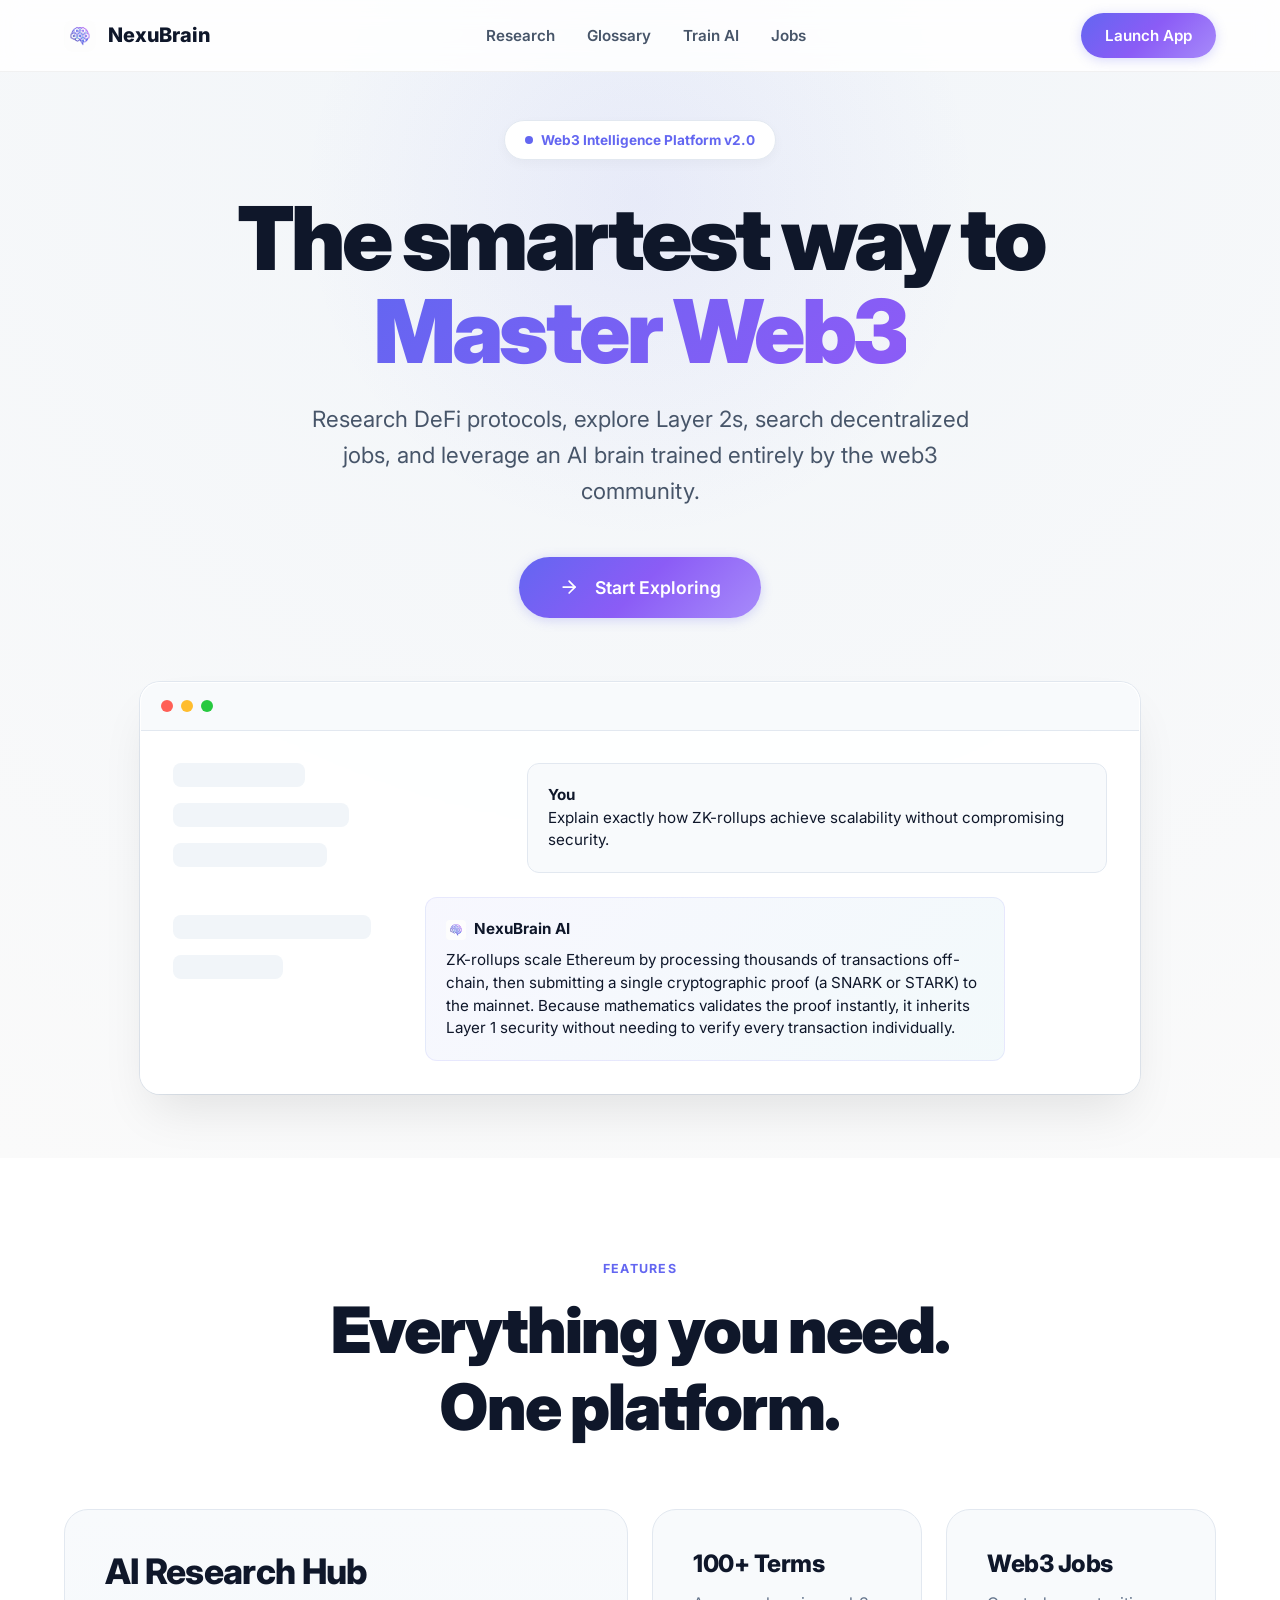
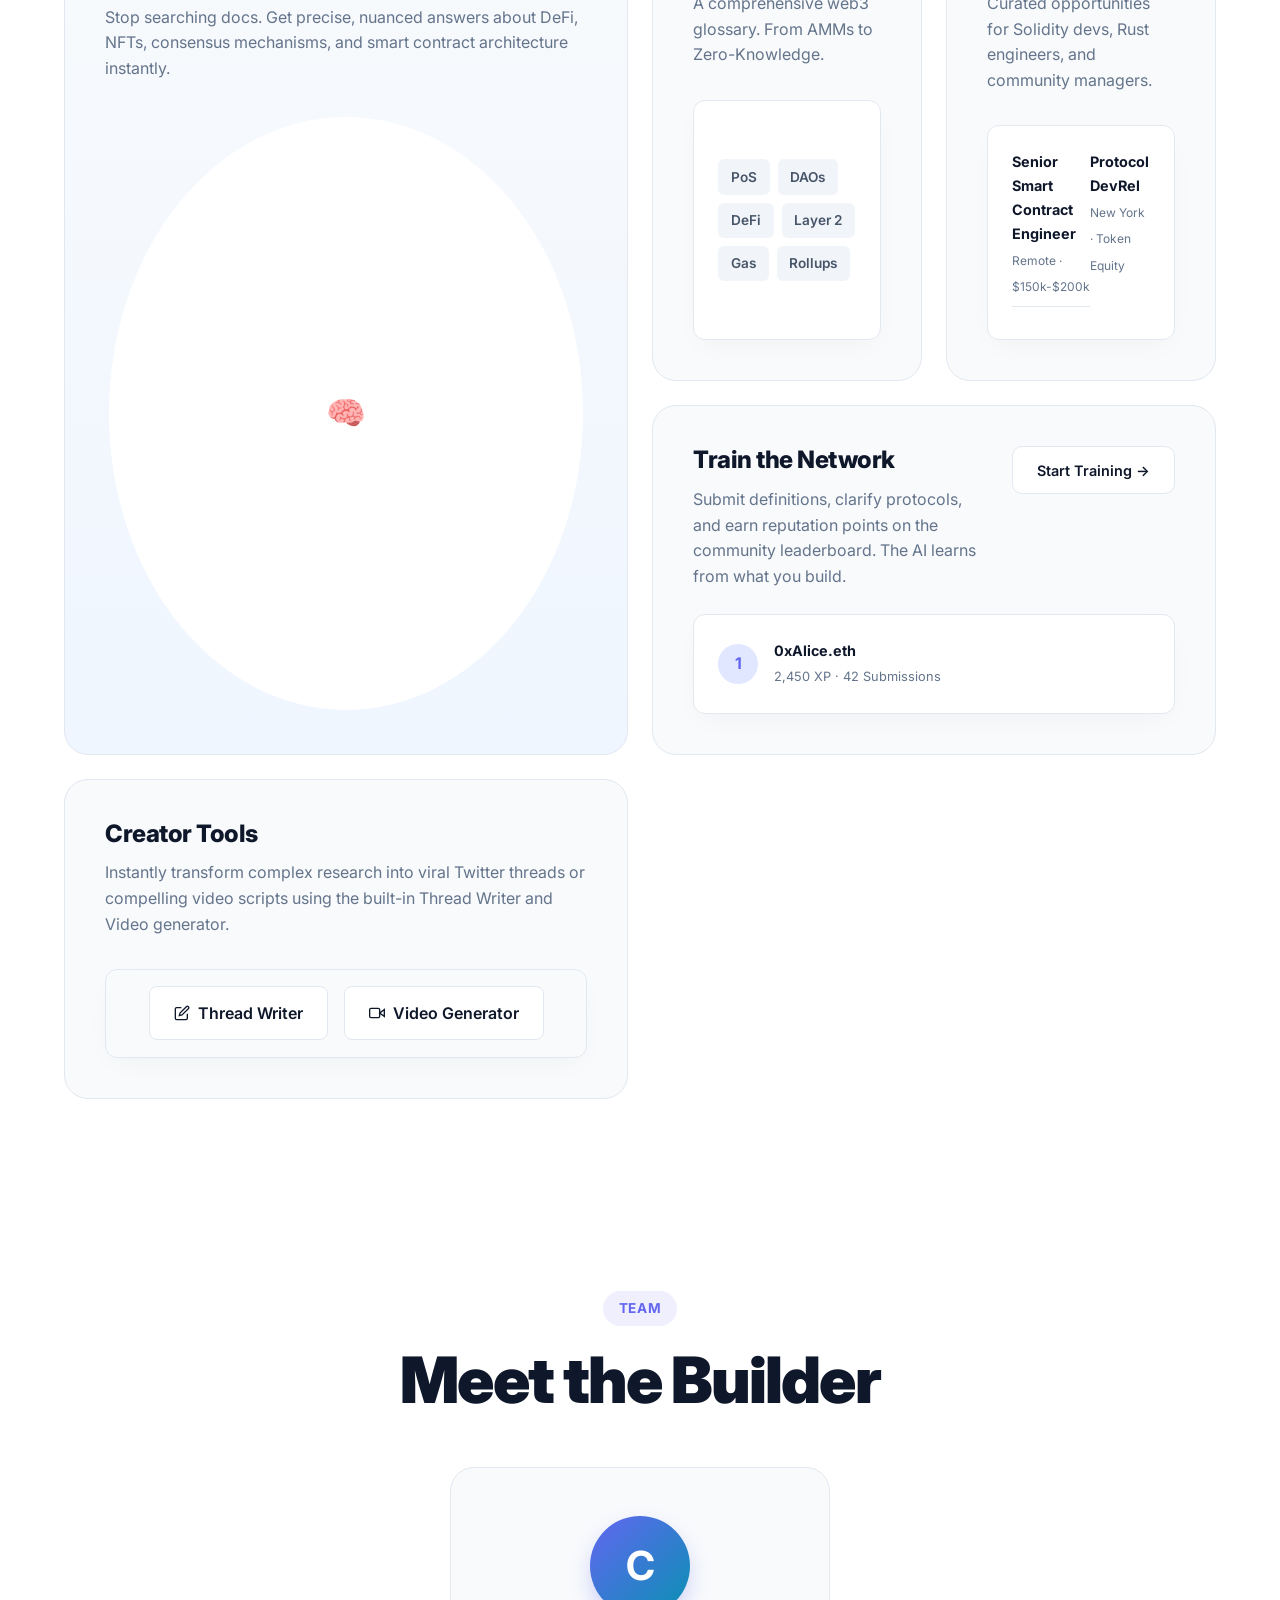
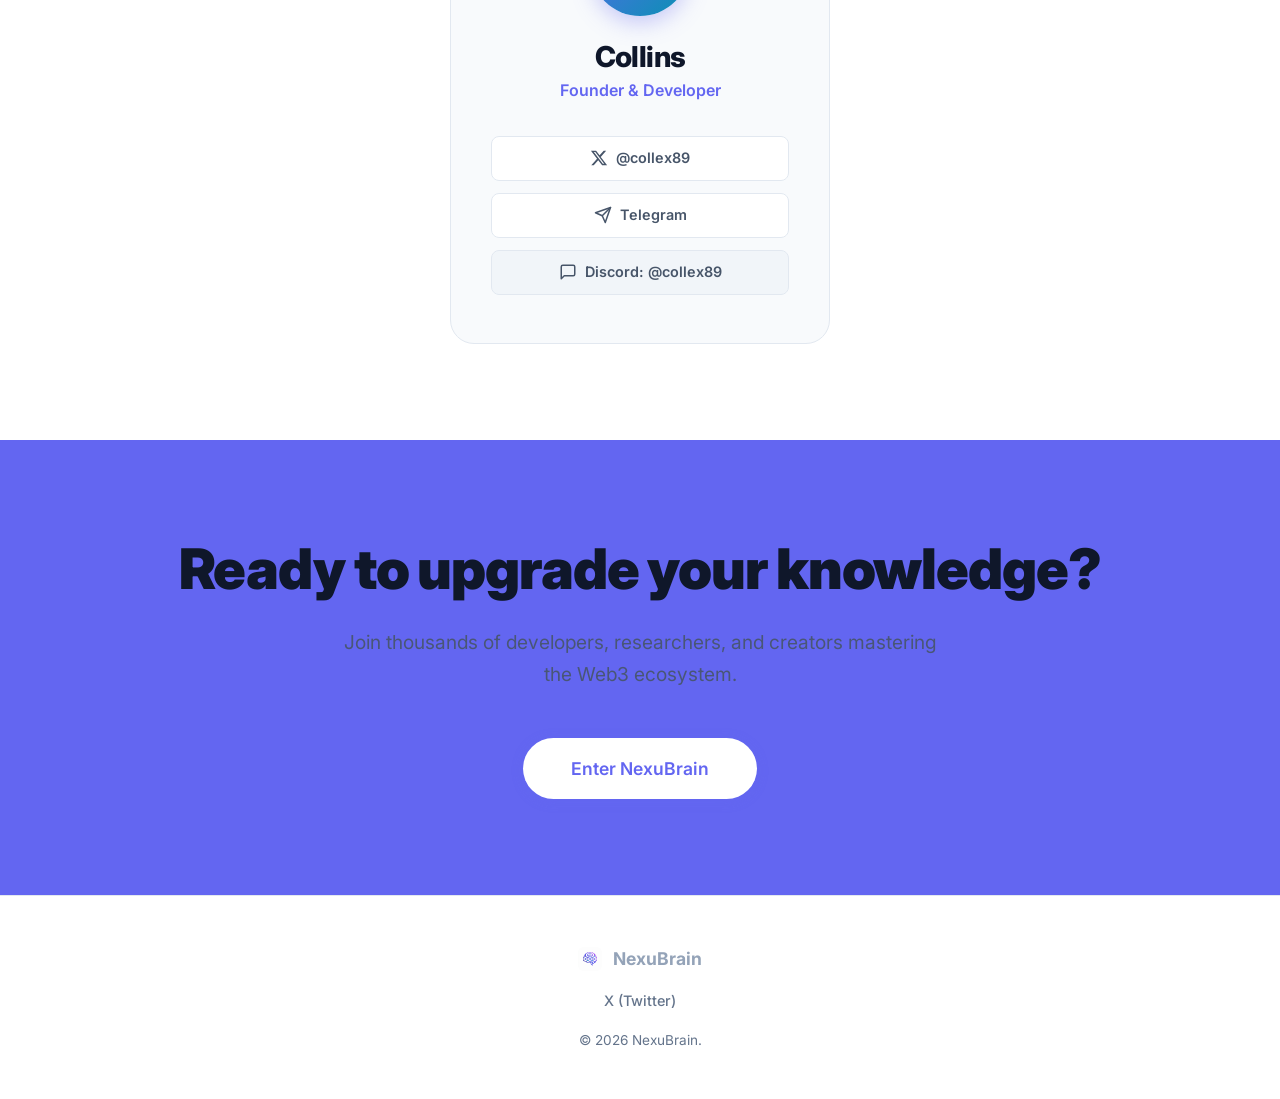
<file: index.html>
<!DOCTYPE html>
<html lang="en">
<head>
    <meta charset="UTF-8">
    <meta name="viewport" content="width=device-width, initial-scale=1.0">
    <link rel="icon" type="image/png" href="assets/favicon.png">
    <title>NexuBrain — Master Web3 with AI</title>
    <meta name="description" content="The ultimate Web3 intelligence platform. Research protocols, learn terminology, find jobs, and train the AI — powered by the community.">
    
    <link rel="stylesheet" href="css/global.css">
    <link rel="stylesheet" href="css/components.css">
    
    <style>
        /* ─── Premium Landing Specific Styles ─── */
        body {
            background-color: #fafafa;
        }

        /* Nav Override */
        .landing-nav {
            position: fixed;
            top: 0; left: 0; right: 0;
            height: 72px;
            display: flex;
            align-items: center;
            justify-content: space-between;
            padding: 0 5%;
            z-index: 1000;
            background: rgba(255, 255, 255, 0.85);
            backdrop-filter: blur(12px);
            border-bottom: 1px solid rgba(0, 0, 0, 0.05);
        }

        .landing-brand {
            display: flex; align-items: center; gap: 0.75rem;
            font-weight: 800; font-size: 1.25rem;
            color: var(--text-primary); text-decoration: none;
        }

        .landing-brand img { width: 32px; height: 32px; border-radius: 8px; }

        .landing-nav-links {
            display: flex; gap: 2rem;
            list-style: none; margin: 0; padding: 0;
        }

        .landing-nav-links a {
            color: var(--text-secondary);
            font-weight: 600; font-size: 0.95rem;
            transition: color 0.2s;
        }

        .landing-nav-links a:hover { color: var(--purple-1); }

        /* Hero */
        .hero {
            position: relative;
            min-height: 100vh;
            display: flex; flex-direction: column;
            align-items: center; justify-content: center;
            text-align: center;
            padding: 120px 5% 4rem;
            overflow: hidden;
            background: radial-gradient(circle at top center, #f1f5f9 0%, #fafafa 100%);
        }

        .hero-bg-glow {
            position: absolute; width: 800px; height: 800px;
            background: radial-gradient(circle, rgba(99, 102, 241, 0.08) 0%, transparent 60%);
            top: -200px; left: 50%; transform: translateX(-50%);
            z-index: 0; pointer-events: none;
        }

        .hero-content {
            position: relative; z-index: 1;
            max-width: 900px; margin: 0 auto;
            animation: slideUpFade 0.8s cubic-bezier(0.16, 1, 0.3, 1) forwards;
        }

        .hero-pill {
            display: inline-flex; align-items: center; gap: 0.5rem;
            padding: 0.5rem 1.25rem;
            background: white; border: 1px solid #e2e8f0; border-radius: 99px;
            font-size: 0.85rem; font-weight: 700; color: var(--purple-1);
            margin-bottom: 2rem; box-shadow: 0 4px 12px rgba(0,0,0,0.03);
            animation: pulse-glow 2s infinite alternate;
        }
        .hero-pill .dot { width: 8px; height: 8px; background: var(--purple-1); border-radius: 50%; }

        .hero h1 {
            font-size: clamp(3rem, 7vw, 5.5rem);
            font-weight: 900; line-height: 1.05; letter-spacing: -0.04em;
            margin-bottom: 1.5rem; color: #0f172a;
        }

        .hero p {
            font-size: clamp(1.1rem, 2vw, 1.4rem);
            color: var(--text-secondary); max-width: 680px; margin: 0 auto 3rem;
            line-height: 1.6;
        }

        .hero-cta { display: flex; gap: 1rem; justify-content: center; flex-wrap: wrap; }
        .hero-cta .btn { font-size: 1.1rem; padding: 1rem 2.5rem; border-radius: 99px; }

        /* Mockup Window */
        .mockup-window {
            position: relative; z-index: 1;
            margin-top: 4rem; width: 100%; max-width: 1000px;
            background: rgba(255, 255, 255, 0.9);
            border: 1px solid rgba(255, 255, 255, 0.4);
            border-radius: 20px;
            box-shadow: 0 25px 50px -12px rgba(0, 0, 0, 0.1), 0 0 0 1px #e2e8f0;
            overflow: hidden;
            backdrop-filter: blur(20px);
            animation: slideUpFade 1s cubic-bezier(0.16, 1, 0.3, 1) 0.2s forwards;
            opacity: 0; transform: translateY(40px);
        }

        .mockup-header {
            height: 48px; display: flex; align-items: center; padding: 0 1.25rem;
            background: #f8fafc; border-bottom: 1px solid #e2e8f0; gap: 0.5rem;
        }
        .mockup-dot { width: 12px; height: 12px; border-radius: 50%; }
        .mockup-dot.red { background: #ff5f56; }
        .mockup-dot.yellow { background: #ffbd2e; }
        .mockup-dot.green { background: #27c93f; }

        .mockup-body { padding: 2rem; text-align: left; display: flex; gap: 2rem; }
        .mockup-sidebar { width: 220px; display: flex; flex-direction: column; gap: 1rem; }
        .mockup-skeleton { background: #f1f5f9; border-radius: 8px; height: 24px; width: 100%; }
        
        .mockup-chat { flex: 1; display: flex; flex-direction: column; gap: 1.5rem; }
        .chat-bubble { padding: 1.25rem; border-radius: 12px; font-size: 0.95rem; line-height: 1.5; max-width: 85%; }
        .chat-user { background: #f8fafc; align-self: flex-end; border: 1px solid #e2e8f0; }
        .chat-ai { background: linear-gradient(135deg, rgba(99,102,241,0.05), rgba(8,145,178,0.05)); border: 1px solid rgba(99,102,241,0.1); }

        /* Bento Grid */
        .bento-section { padding: 6rem 5%; background: #ffffff; }
        
        .bento-header { text-align: center; margin-bottom: 4rem; max-width: 700px; margin-inline: auto; }
        .bento-header h2 { font-size: clamp(2.5rem, 5vw, 4rem); font-weight: 900; letter-spacing: -0.03em; margin-bottom: 1rem; }
        
        .bento-grid {
            display: grid;
            grid-template-columns: repeat(4, 1fr);
            grid-auto-rows: minmax(320px, auto);
            gap: 1.5rem;
            max-width: 1200px; margin: 0 auto;
        }

        .bento-card {
            background: #f8fafc;
            border: 1px solid #e2e8f0;
            border-radius: 24px;
            padding: 2.5rem;
            display: flex; flex-direction: column;
            position: relative; overflow: hidden;
            transition: transform 0.3s cubic-bezier(0.16, 1, 0.3, 1), box-shadow 0.3s;
        }

        .bento-card:hover {
            transform: translateY(-4px);
            box-shadow: 0 20px 40px -10px rgba(0,0,0,0.08);
        }

        .bento-card h3 { font-size: 1.5rem; font-weight: 800; margin-bottom: 0.75rem; color: #0f172a; }
        .bento-card p { color: #64748b; line-height: 1.6; font-size: 1rem; }

        .bento-large { grid-column: span 2; grid-row: span 2; background: linear-gradient(180deg, #f8fafc, #eff6ff); }
        .bento-wide { grid-column: span 2; }
        .bento-square { grid-column: span 1; }

        .bento-large h3 { font-size: 2.2rem; }
        
        /* Bento Visuals */
        .bento-visual {
            margin-top: 2rem; flex: 1;
            position: relative; border-radius: 12px;
            background: #ffffff; border: 1px solid #e2e8f0;
            box-shadow: 0 10px 30px -10px rgba(0,0,0,0.05);
            overflow: hidden; display: flex; align-items: center; justify-content: center;
        }

        .visual-circle { width: 120px; height: 120px; border-radius: 50%; background: conic-gradient(from 180deg at 50% 50%, #6366f1 0deg, #0891b2 180deg, #6366f1 360deg); animation: spin 8s linear infinite; }
        .visual-inner { position: absolute; inset: 4px; background: white; border-radius: 50%; display: flex; align-items: center; justify-content: center; font-size: 2rem; }

        .tag-cloud { display: flex; flex-wrap: wrap; gap: 0.5rem; padding: 1.5rem; }
        .tag { padding: 0.4rem 0.8rem; background: #f1f5f9; border-radius: 6px; font-size: 0.85rem; font-weight: 600; color: #475569; }

        /* Animations */
        @keyframes slideUpFade {
            from { opacity: 0; transform: translateY(40px); }
            to { opacity: 1; transform: translateY(0); }
        }
        @keyframes spin { 100% { transform: rotate(360deg); } }
        @keyframes pulse-glow {
            from { box-shadow: 0 0 0 0 rgba(99, 102, 241, 0.4); }
            to { box-shadow: 0 0 0 10px rgba(99, 102, 241, 0); }
        }

        .social-btn {
            padding: 0.6rem 1.2rem; background: #ffffff; border: 1px solid #e2e8f0; border-radius: 8px; color: #475569; text-decoration: none; font-weight: 600; font-size: 0.9rem; transition: all 0.2s;
            display: inline-flex; align-items: center; justify-content: center; gap: 0.5rem; cursor: pointer; width: 100%; box-sizing: border-box;
        }
        .social-btn:hover { background: #f8fafc; color: #0f172a; border-color: #cbd5e1; transform: translateY(-2px); box-shadow: 0 4px 6px -1px rgba(0,0,0,0.05); }

        @media (max-width: 1024px) {
            .bento-grid { grid-template-columns: repeat(2, 1fr); }
            .bento-large { grid-column: span 2; }
            .bento-wide { grid-column: span 2; }
        }

        @media (max-width: 768px) {
            .landing-nav-links { display: none; }
            .bento-grid { grid-template-columns: 1fr; }
            .bento-large, .bento-wide, .bento-square { grid-column: span 1; }
            .mockup-sidebar { display: none; }
            .bento-header h2 { font-size: 2.2rem; }
        }
    </style>
</head>
<body>

    <!-- Nav -->
    <nav class="landing-nav">
        <a href="index.html" class="landing-brand">
            <img src="assets/nexubrain_logo.png" alt="NexuBrain">
            NexuBrain
        </a>
        <ul class="landing-nav-links">
            <li><a href="research.html">Research</a></li>
            <li><a href="learn.html">Glossary</a></li>
            <li><a href="train.html">Train AI</a></li>
            <li><a href="jobs.html">Jobs</a></li>
        </ul>
        <a href="app.html" class="btn btn-primary" style="padding: 0.6rem 1.5rem; font-size: 0.95rem; border-radius: 99px;">Launch App</a>
    </nav>

    <!-- Hero -->
    <header class="hero">
        <div class="hero-bg-glow"></div>
        <div class="hero-content">
            <div class="hero-pill">
                <div class="dot"></div>
                Web3 Intelligence Platform v2.0
            </div>
            <h1>The smartest way to <br><span class="grad-text">Master Web3</span></h1>
            <p>Research DeFi protocols, explore Layer 2s, search decentralized jobs, and leverage an AI brain trained entirely by the web3 community.</p>
            
            <div class="hero-cta">
                <a href="app.html" class="btn btn-primary">
                    <svg class="emoji-icon" width="20" height="20" viewBox="0 0 24 24" fill="none" stroke="currentColor" stroke-width="2" stroke-linecap="round" stroke-linejoin="round" style="margin-right:8px"><path d="M5 12h14"/><path d="m12 5 7 7-7 7"/></svg>
                    Start Exploring
                </a>
            </div>
        </div>

        <div class="mockup-window">
            <div class="mockup-header">
                <div class="mockup-dot red"></div>
                <div class="mockup-dot yellow"></div>
                <div class="mockup-dot green"></div>
            </div>
            <div class="mockup-body">
                <div class="mockup-sidebar">
                    <div class="mockup-skeleton" style="width: 60%"></div>
                    <div class="mockup-skeleton" style="width: 80%"></div>
                    <div class="mockup-skeleton" style="width: 70%"></div>
                    <div class="mockup-skeleton" style="width: 90%; margin-top: 2rem"></div>
                    <div class="mockup-skeleton" style="width: 50%"></div>
                </div>
                <div class="mockup-chat">
                    <div class="chat-bubble chat-user">
                        <strong>You</strong><br>
                        Explain exactly how ZK-rollups achieve scalability without compromising security.
                    </div>
                    <div class="chat-bubble chat-ai">
                        <div style="display:flex; align-items:center; gap:8px; margin-bottom: 8px;">
                            <img src="assets/nexubrain_logo.png" style="width:20px; border-radius:4px" alt="AI">
                            <strong>NexuBrain AI</strong>
                        </div>
                        ZK-rollups scale Ethereum by processing thousands of transactions off-chain, then submitting a single cryptographic proof (a SNARK or STARK) to the mainnet. 
                        Because mathematics validates the proof instantly, it inherits Layer 1 security without needing to verify every transaction individually.
                    </div>
                </div>
            </div>
        </div>
    </header>

    <!-- Bento Grid Features -->
    <section class="bento-section">
        <div class="bento-header">
            <div class="section-label">Features</div>
            <h2>Everything you need. <br>One platform.</h2>
        </div>

        <div class="bento-grid">
            <!-- Large Card: AI Research -->
            <div class="bento-card bento-large">
                <h3>AI Research Hub</h3>
                <p>Stop searching docs. Get precise, nuanced answers about DeFi, NFTs, consensus mechanisms, and smart contract architecture instantly.</p>
                <div class="bento-visual" style="background: transparent; border: none; box-shadow: none;">
                    <div class="visual-circle">
                        <div class="visual-inner">🧠</div>
                    </div>
                </div>
            </div>

            <!-- Square Card: Glossary -->
            <div class="bento-card bento-square">
                <h3>100+ Terms</h3>
                <p>A comprehensive web3 glossary. From AMMs to Zero-Knowledge.</p>
                <div class="bento-visual">
                    <div class="tag-cloud">
                        <span class="tag">PoS</span> <span class="tag">DAOs</span> <span class="tag">DeFi</span>
                        <span class="tag">Layer 2</span> <span class="tag">Gas</span> <span class="tag">Rollups</span>
                    </div>
                </div>
            </div>

            <!-- Square Card: Jobs -->
            <div class="bento-card bento-square">
                <h3>Web3 Jobs</h3>
                <p>Curated opportunities for Solidity devs, Rust engineers, and community managers.</p>
                <div class="bento-visual" style="align-items: flex-start; padding: 1.5rem">
                    <div style="width: 100%; border-bottom: 1px solid #e2e8f0; padding-bottom: 0.5rem; margin-bottom: 0.5rem">
                        <strong style="display:block; font-size:0.9rem">Senior Smart Contract Engineer</strong>
                        <span style="font-size: 0.75rem; color: #64748b">Remote · $150k-$200k</span>
                    </div>
                    <div style="width: 100%;">
                        <strong style="display:block; font-size:0.9rem">Protocol DevRel</strong>
                        <span style="font-size: 0.75rem; color: #64748b">New York · Token Equity</span>
                    </div>
                </div>
            </div>

            <!-- Wide Card: Train AI -->
            <div class="bento-card bento-wide">
                <div style="display: flex; justify-content: space-between; align-items: flex-start">
                    <div style="max-width: 60%">
                        <h3>Train the Network</h3>
                        <p>Submit definitions, clarify protocols, and earn reputation points on the community leaderboard. The AI learns from what you build.</p>
                    </div>
                    <a href="train.html" class="btn btn-outline" style="background:white">Start Training →</a>
                </div>
                <div class="bento-visual" style="margin-top: 1.5rem; padding: 1.5rem; justify-content: flex-start">
                    <div style="display:flex; gap: 1rem; align-items: center">
                        <div style="width: 40px; height: 40px; border-radius: 50%; background: #e0e7ff; display:flex; align-items:center; justify-content:center; color: #6366f1; font-weight: bold">1</div>
                        <div>
                            <strong style="display:block; font-size:0.9rem">0xAlice.eth</strong>
                            <span style="font-size: 0.8rem; color: #64748b">2,450 XP · 42 Submissions</span>
                        </div>
                    </div>
                </div>
            </div>

            <!-- Wide Card: Content Tools -->
            <div class="bento-card bento-wide">
                <h3>Creator Tools</h3>
                <p>Instantly transform complex research into viral Twitter threads or compelling video scripts using the built-in Thread Writer and Video generator.</p>
                <div class="bento-visual" style="background: #f8fafc; overflow: hidden; justify-content: center; gap: 1rem">
                    <div style="padding: 0.8rem 1.5rem; background: white; border-radius: 8px; border: 1px solid #e2e8f0; font-weight: 600; display:flex; align-items:center; gap:0.5rem"><svg width="16" height="16" viewBox="0 0 24 24" fill="none" stroke="currentColor" stroke-width="2"><path d="M11 4H4a2 2 0 0 0-2 2v14a2 2 0 0 0 2 2h14a2 2 0 0 0 2-2v-7"/><path d="M18.5 2.5a2.121 2.121 0 0 1 3 3L12 15l-4 1 1-4 9.5-9.5z"/></svg> Thread Writer</div>
                    <div style="padding: 0.8rem 1.5rem; background: white; border-radius: 8px; border: 1px solid #e2e8f0; font-weight: 600; display:flex; align-items:center; gap:0.5rem"><svg width="16" height="16" viewBox="0 0 24 24" fill="none" stroke="currentColor" stroke-width="2"><polygon points="23 7 16 12 23 17 23 7"/><rect x="1" y="5" width="15" height="14" rx="2" ry="2"/></svg> Video Generator</div>
                </div>
            </div>
        </div>
    </section>

    <!-- Team Section -->
    <section class="section" id="team" style="padding: 6rem 5%; background: #ffffff;">
        <div class="bento-header" style="margin-bottom: 3rem;">
            <div style="display: inline-block; padding: 0.4rem 1rem; background: rgba(99, 102, 241, 0.1); color: #6366f1; border-radius: 99px; font-weight: 700; font-size: 0.85rem; margin-bottom: 1rem; letter-spacing: 0.05em; text-transform: uppercase;">Team</div>
            <h2>Meet the Builder</h2>
        </div>
        
        <div style="display: flex; justify-content: center;">
            <div class="bento-card" style="max-width: 380px; width: 100%; text-align: center; align-items: center; padding: 3rem 2.5rem; background: #f8fafc;">
                <div style="width: 100px; height: 100px; border-radius: 50%; background: linear-gradient(135deg, #6366f1, #0891b2); margin: 0 auto 1.5rem; display: flex; align-items: center; justify-content: center; color: white; font-size: 2.5rem; font-weight: bold; box-shadow: 0 10px 25px -5px rgba(99, 102, 241, 0.4);">
                    C
                </div>
                <h3 style="font-size: 1.8rem; margin-bottom: 0.25rem; color: #0f172a;">Collins</h3>
                <p style="color: #6366f1; font-weight: 600; font-size: 1rem; margin-bottom: 2rem;">Founder &amp; Developer</p>
                <div style="display: flex; flex-direction: column; gap: 0.75rem; width: 100%;">
                    <a href="https://x.com/collex89" target="_blank" class="social-btn">
                        <svg width="18" height="18" viewBox="0 0 24 24" fill="currentColor"><path d="M18.244 2.25h3.308l-7.227 8.26 8.502 11.24H16.17l-5.214-6.817L4.99 21.75H1.68l7.73-8.835L1.254 2.25H8.08l4.713 6.231zm-1.161 17.52h1.833L7.084 4.126H5.117z"/></svg> 
                        @collex89
                    </a>
                    <a href="https://t.me/collex89" target="_blank" class="social-btn">
                        <svg width="18" height="18" viewBox="0 0 24 24" fill="none" stroke="currentColor" stroke-width="2" stroke-linecap="round" stroke-linejoin="round"><path d="M22 2L11 13"/><path d="M22 2l-7 20-4-9-9-4 20-7z"/></svg> 
                        Telegram
                    </a>
                    <div class="social-btn" style="cursor: default; background: #f1f5f9; box-shadow: none;">
                        <svg width="18" height="18" viewBox="0 0 24 24" fill="none" stroke="currentColor" stroke-width="2" stroke-linecap="round" stroke-linejoin="round"><path d="M21 15a2 2 0 0 1-2 2H7l-4 4V5a2 2 0 0 1 2-2h14a2 2 0 0 1 2 2z"/></svg> 
                        Discord: @collex89
                    </div>
                </div>
            </div>
        </div>
    </section>

    <!-- Bottom CTA -->
    <section class="section" style="padding: 6rem 5%; background: var(--purple-1); text-align: center; color: white">
        <h2 style="font-size: clamp(2rem, 5vw, 3.5rem); font-weight: 900; margin-bottom: 1.5rem;">Ready to upgrade your knowledge?</h2>
        <p style="font-size: 1.2rem; opacity: 0.9; margin-bottom: 3rem; max-width: 600px; margin-inline: auto;">Join thousands of developers, researchers, and creators mastering the Web3 ecosystem.</p>
        <a href="app.html" class="btn btn-primary" style="background: white; color: var(--purple-1); border: none; font-size: 1.1rem; padding: 1rem 3rem; border-radius: 99px;">Enter NexuBrain</a>
    </section>

    <footer style="padding: 3rem 5%; text-align: center; border-top: 1px solid #e2e8f0; background: white;">
        <div style="display:flex; align-items:center; justify-content:center; gap:0.7rem; margin-bottom:1rem">
            <img src="assets/nexubrain_logo.png" style="width:24px; border-radius:6px" alt="NexuBrain">
            <strong style="font-size:1.1rem">NexuBrain</strong>
        </div>
        <div style="margin-bottom: 1rem;">
            <a href="https://x.com/NexuBrain" target="_blank" style="color: #64748b; text-decoration: none; font-size: 0.9rem; font-weight: 500;">X (Twitter)</a>
        </div>
        <p style="font-size: 0.85rem; color: #64748b">© 2026 NexuBrain.</p>
    </footer>

</body>
</html>
</file>
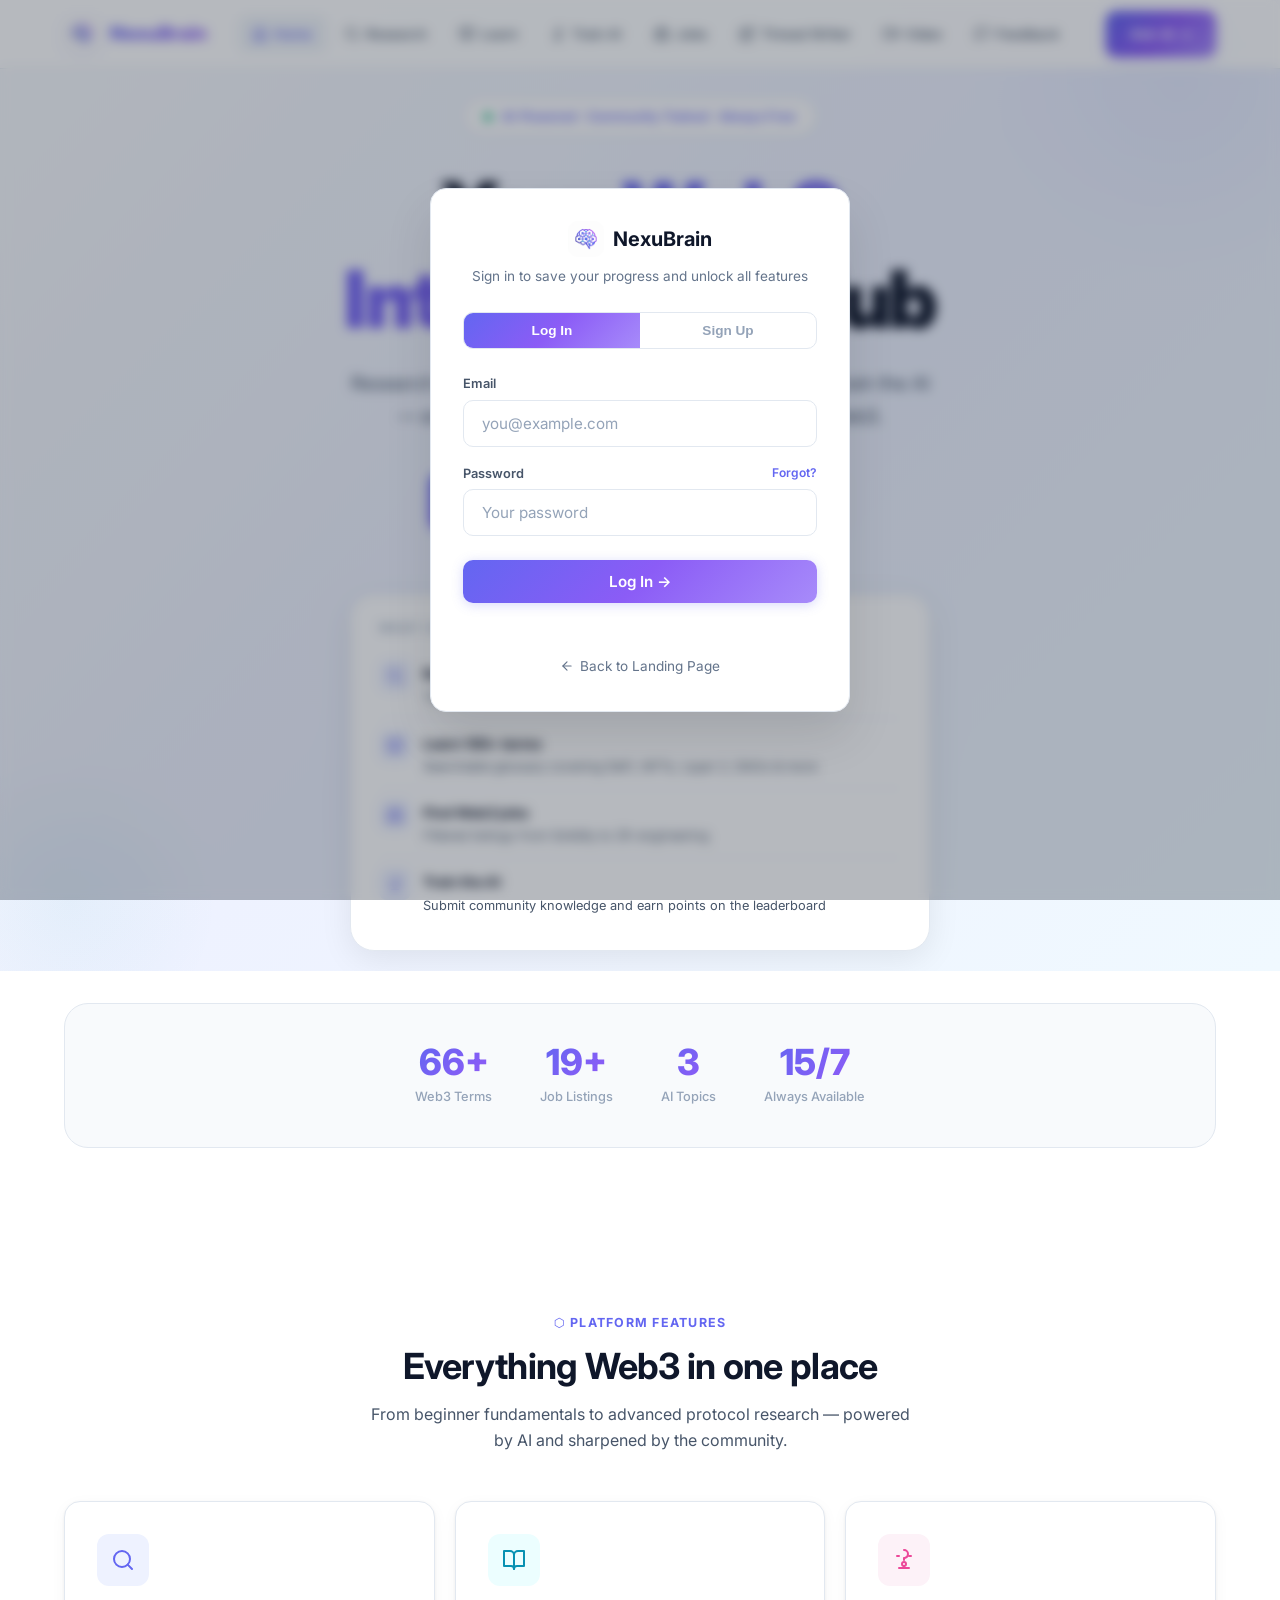
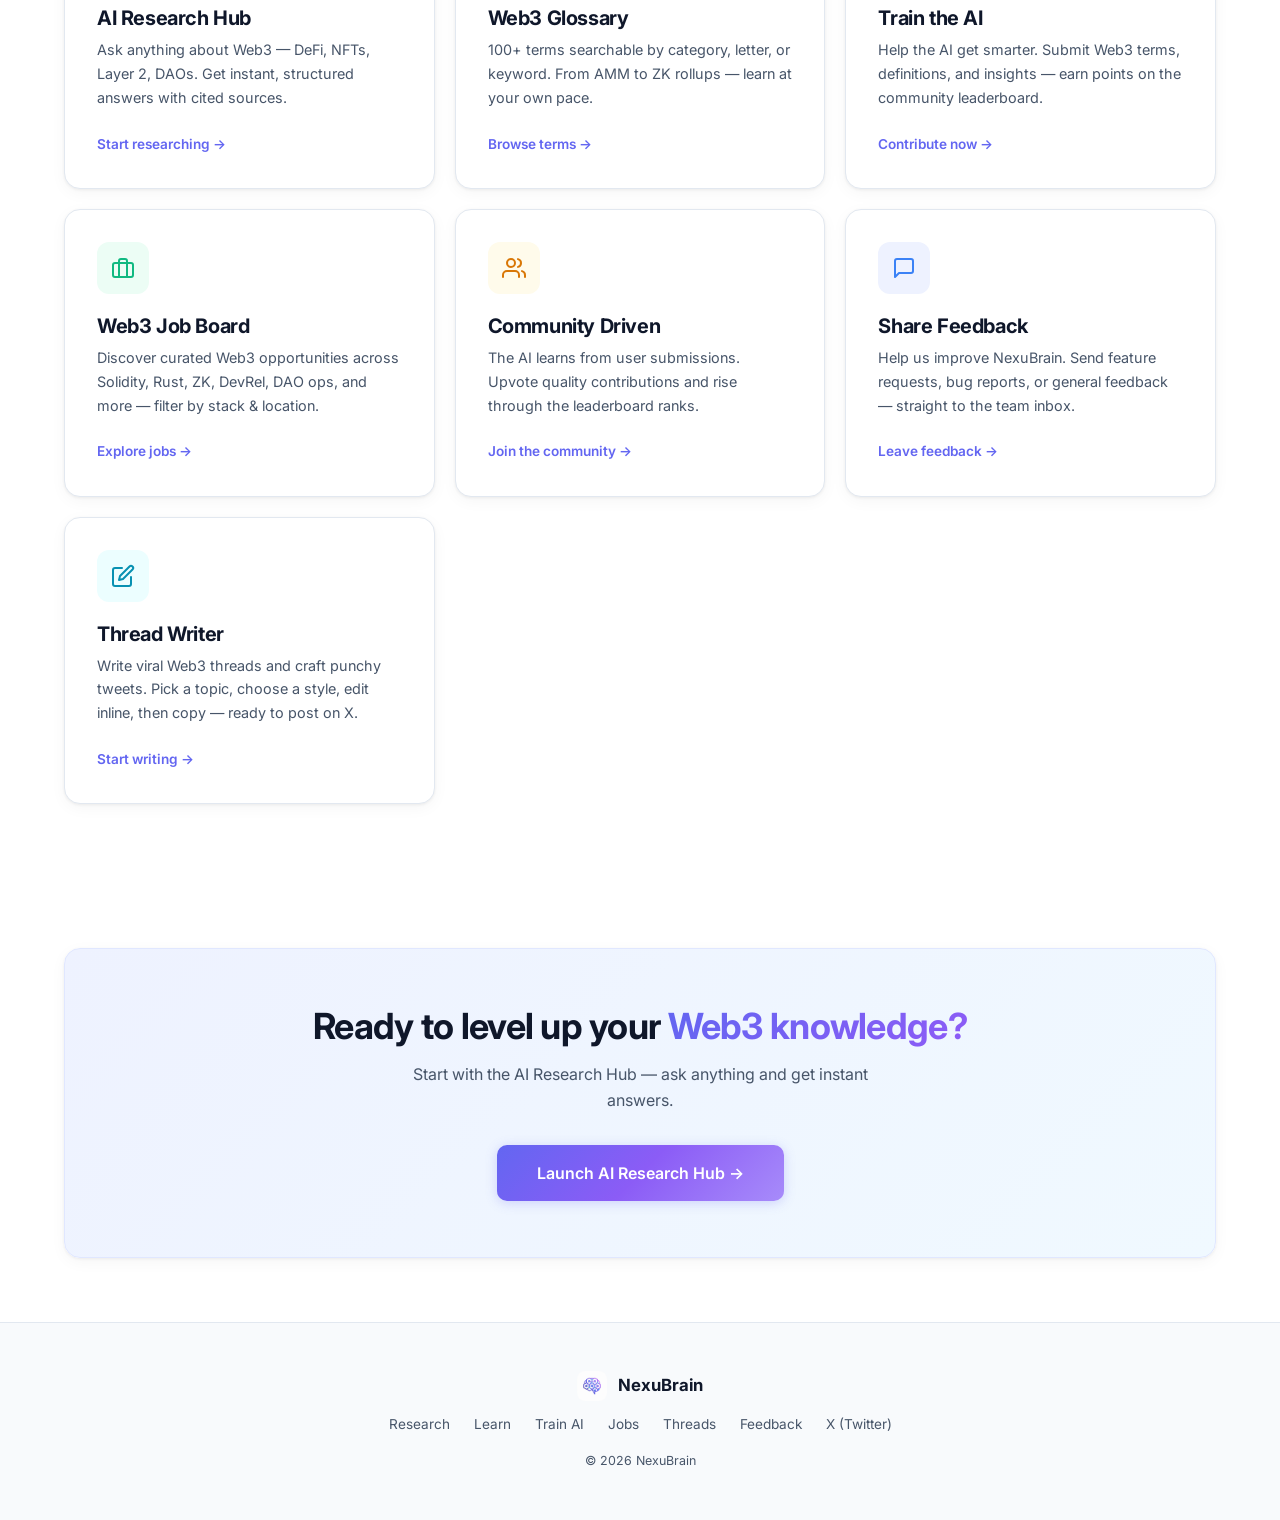
<file: app.html>
<!DOCTYPE html>
<html lang="en">

<head>
  <meta charset="UTF-8" />
  <meta name="viewport" content="width=device-width, initial-scale=1.0" />
  <link rel="icon" type="image/png" href="assets/favicon.png">
  <title>NexuBrain — AI-Powered Web3 Research Platform</title>
  <meta name="description"
    content="Research Web3 with AI, learn blockchain terminology, find Web3 jobs, and train the AI with community knowledge." />
  <link rel="stylesheet" href="css/global.css" />
  <link rel="stylesheet" href="css/components.css" />
  <style>
    /* Hero */
    .hero {
      min-height: 100vh;
      display: flex;
      align-items: center;
      justify-content: center;
      text-align: center;
      position: relative;
      overflow: hidden;
      padding-top: 68px;
      background: linear-gradient(135deg, #f8fafc 0%, #eef2ff 50%, #f0f9ff 100%);
    }

    .hero-content {
      position: relative;
      z-index: 2;
      max-width: 820px;
      margin-inline: auto;
      padding-inline: 1.5rem;
      animation: fade-in-up 0.8s ease both;
    }

    .hero-badge {
      display: inline-flex;
      align-items: center;
      gap: 0.6rem;
      background: #ffffff;
      border: 1px solid var(--border);
      border-radius: 99px;
      padding: 0.45rem 1.2rem;
      font-size: 0.8rem;
      font-weight: 600;
      color: var(--purple-1);
      margin-bottom: 2rem;
      margin-top: 30px;
      box-shadow: 0 1px 4px rgba(0, 0, 0, 0.04);
    }

    .hero-badge .dot {
      width: 8px;
      height: 8px;
      border-radius: 50%;
      background: var(--green-1);
      animation: glow-pulse 2s infinite;
    }

    .hero h1 {
      font-size: clamp(2.8rem, 7vw, 5rem);
      letter-spacing: -0.03em;
      margin-bottom: 1.5rem;
      font-weight: 900;
      line-height: 1.1;
    }

    .hero-sub {
      font-size: 1.2rem;
      color: var(--text-secondary);
      max-width: 600px;
      margin-inline: auto;
      margin-bottom: 2.5rem;
      line-height: 1.7;
    }

    .hero-cta {
      display: flex;
      gap: 1rem;
      justify-content: center;
      flex-wrap: wrap;
      margin-bottom: 4rem;
    }

    .hero-cta .btn {
      font-size: 1rem;
      padding: 0.9rem 2.2rem;
    }

    .hero-preview {
      background: #ffffff;
      border: 1px solid var(--border);
      border-radius: var(--radius-lg);
      padding: 1.5rem 1.75rem;
      text-align: left;
      max-width: 580px;
      margin-inline: auto;
      box-shadow: var(--shadow-elevated);
      animation: fade-in-up 0.8s ease 0.3s both;
      position: relative;
      margin-bottom: 20px;
    }

    .preview-label {
      font-size: 0.72rem;
      font-weight: 700;
      letter-spacing: 0.1em;
      text-transform: uppercase;
      color: var(--text-muted);
      margin-bottom: 0.75rem;
    }

    .preview-item {
      display: flex;
      gap: 0.75rem;
      align-items: flex-start;
      padding: 0.65rem 0;
      border-bottom: 1px solid #f1f5f9;
    }

    .preview-item:last-child {
      border-bottom: none;
    }

    .preview-icon {
      width: 32px;
      height: 32px;
      border-radius: 8px;
      background: #eef2ff;
      display: flex;
      align-items: center;
      justify-content: center;
      font-size: 0.85rem;
      flex-shrink: 0;
      color: var(--purple-1);
    }

    .preview-item p {
      font-size: 0.8rem;
    }

    /* Decorative shapes */
    .hero-shape {
      position: absolute;
      border-radius: 50%;
      pointer-events: none;
      z-index: 0;
    }

    .shape-1 {
      width: 400px;
      height: 400px;
      top: -120px;
      right: -100px;
      background: radial-gradient(circle, rgba(99, 102, 241, 0.06) 0%, transparent 70%);
    }

    .shape-2 {
      width: 300px;
      height: 300px;
      bottom: -80px;
      left: -80px;
      background: radial-gradient(circle, rgba(8, 145, 178, 0.05) 0%, transparent 70%);
    }

    /* CTA section  */
    .cta-card {
      padding: 3.5rem;
      text-align: center;
      background: linear-gradient(135deg, #eef2ff 0%, #f0f9ff 100%);
      border: 1px solid #e0e7ff;
    }

    @media(max-width:768px) {
      .hero h1 {
        font-size: clamp(2rem, 8vw, 3.5rem);
      }

      .hero {
        padding-bottom: 2rem;
      }

      .cta-card {
        padding: 2rem 1.25rem !important;
      }

      .cta-card .btn {
        width: 100%;
        justify-content: center;
        text-align: center;
      }

      .hero-cta .btn {
        width: 100%;
        justify-content: center;
      }

      .stats-bar {
        gap: 1.5rem;
        padding: 1.75rem 1.5rem;
      }
    }
  </style>
</head>

<body>

  <!-- ── Navbar ── -->
  <nav class="navbar">
    <div class="navbar-inner">
      <a href="app.html" class="navbar-brand">
        <div class="brand-icon"><img src="assets/nexubrain_logo.png" alt="NexuBrain"></div>
        <span>NexuBrain</span>
      </a>
      <ul class="navbar-links">
        <li><a href="app.html"><svg class="emoji-icon" viewBox="0 0 24 24" fill="none" stroke="currentColor" stroke-width="2" stroke-linecap="round" stroke-linejoin="round"><path d="M3 9l9-7 9 7v11a2 2 0 0 1-2 2H5a2 2 0 0 1-2-2z"/><polyline points="9 22 9 12 15 12 15 22"/></svg> Home</a>
        </li>
        <li><a href="research.html"><svg class="emoji-icon" viewBox="0 0 24 24" fill="none" stroke="currentColor" stroke-width="2" stroke-linecap="round" stroke-linejoin="round"><circle cx="11" cy="11" r="8"/><line x1="21" y1="21" x2="16.65" y2="16.65"/></svg>
            Research</a></li>
        <li><a href="learn.html"><svg class="emoji-icon" viewBox="0 0 24 24" fill="none" stroke="currentColor" stroke-width="2" stroke-linecap="round" stroke-linejoin="round"><path d="M2 3h6a4 4 0 0 1 4 4v14a3 3 0 0 0-3-3H2z"/><path d="M22 3h-6a4 4 0 0 0-4 4v14a3 3 0 0 1 3-3h7z"/></svg>
            Learn</a></li>
        <li><a href="train.html"><svg class="emoji-icon" viewBox="0 0 24 24" fill="none" stroke="currentColor" stroke-width="2" stroke-linecap="round" stroke-linejoin="round"><path d="M12 2a4 4 0 0 1 4 4c0 1.95-1.4 3.58-3.25 3.93L12 10v2"/><circle cx="12" cy="16" r="2"/><path d="M12 18v2"/><path d="M7 20h10"/><path d="M5 8h2"/><path d="M17 8h2"/></svg> Train
            AI</a></li>
        <li><a href="jobs.html"><svg class="emoji-icon" viewBox="0 0 24 24" fill="none" stroke="currentColor" stroke-width="2" stroke-linecap="round" stroke-linejoin="round"><rect x="2" y="7" width="20" height="14" rx="2" ry="2"/><path d="M16 21V5a2 2 0 0 0-2-2h-4a2 2 0 0 0-2 2v16"/></svg> Jobs</a>
        </li>
        <li><a href="tweet.html"><svg class="emoji-icon" viewBox="0 0 24 24" fill="none" stroke="currentColor" stroke-width="2" stroke-linecap="round" stroke-linejoin="round"><path d="M11 4H4a2 2 0 0 0-2 2v14a2 2 0 0 0 2 2h14a2 2 0 0 0 2-2v-7"/><path d="M18.5 2.5a2.121 2.121 0 0 1 3 3L12 15l-4 1 1-4 9.5-9.5z"/></svg>
            Thread Writer</a></li>
        <li><a href="video.html"><svg class="emoji-icon" viewBox="0 0 24 24" fill="none" stroke="currentColor" stroke-width="2" stroke-linecap="round" stroke-linejoin="round"><polygon points="23 7 16 12 23 17 23 7"/><rect x="1" y="5" width="15" height="14" rx="2" ry="2"/></svg> Video</a></li>
        <li><a href="feedback.html"><svg class="emoji-icon" viewBox="0 0 24 24" fill="none" stroke="currentColor" stroke-width="2" stroke-linecap="round" stroke-linejoin="round"><path d="M21 15a2 2 0 0 1-2 2H7l-4 4V5a2 2 0 0 1 2-2h14a2 2 0 0 1 2 2z"/></svg>
            Feedback</a></li>
      </ul>
      <div class="navbar-cta">
        <a href="research.html" class="btn btn-primary">Ask AI →</a>
        <button class="hamburger" id="hamburger" aria-label="Menu">
          <span></span><span></span><span></span>
        </button>
      </div>
    </div>
    <div class="mobile-menu" id="mobile-menu">
      <a href="app.html"><svg class="emoji-icon" viewBox="0 0 24 24" fill="none" stroke="currentColor" stroke-width="2" stroke-linecap="round" stroke-linejoin="round"><path d="M3 9l9-7 9 7v11a2 2 0 0 1-2 2H5a2 2 0 0 1-2-2z"/><polyline points="9 22 9 12 15 12 15 22"/></svg> Home</a>
      <a href="research.html"><svg class="emoji-icon" viewBox="0 0 24 24" fill="none" stroke="currentColor" stroke-width="2" stroke-linecap="round" stroke-linejoin="round"><circle cx="11" cy="11" r="8"/><line x1="21" y1="21" x2="16.65" y2="16.65"/></svg>
        Research</a>
      <a href="learn.html"><svg class="emoji-icon" viewBox="0 0 24 24" fill="none" stroke="currentColor" stroke-width="2" stroke-linecap="round" stroke-linejoin="round"><path d="M2 3h6a4 4 0 0 1 4 4v14a3 3 0 0 0-3-3H2z"/><path d="M22 3h-6a4 4 0 0 0-4 4v14a3 3 0 0 1 3-3h7z"/></svg> Learn</a>
      <a href="train.html"><svg class="emoji-icon" viewBox="0 0 24 24" fill="none" stroke="currentColor" stroke-width="2" stroke-linecap="round" stroke-linejoin="round"><path d="M12 2a4 4 0 0 1 4 4c0 1.95-1.4 3.58-3.25 3.93L12 10v2"/><circle cx="12" cy="16" r="2"/><path d="M12 18v2"/><path d="M7 20h10"/><path d="M5 8h2"/><path d="M17 8h2"/></svg> Train
        AI</a>
      <a href="jobs.html"><svg class="emoji-icon" viewBox="0 0 24 24" fill="none" stroke="currentColor" stroke-width="2" stroke-linecap="round" stroke-linejoin="round"><rect x="2" y="7" width="20" height="14" rx="2" ry="2"/><path d="M16 21V5a2 2 0 0 0-2-2h-4a2 2 0 0 0-2 2v16"/></svg> Jobs</a>
      <a href="tweet.html"><svg class="emoji-icon" viewBox="0 0 24 24" fill="none" stroke="currentColor" stroke-width="2" stroke-linecap="round" stroke-linejoin="round"><path d="M11 4H4a2 2 0 0 0-2 2v14a2 2 0 0 0 2 2h14a2 2 0 0 0 2-2v-7"/><path d="M18.5 2.5a2.121 2.121 0 0 1 3 3L12 15l-4 1 1-4 9.5-9.5z"/></svg>
        Thread Writer</a>
      <a href="video.html"><svg class="emoji-icon" viewBox="0 0 24 24" fill="none" stroke="currentColor" stroke-width="2" stroke-linecap="round" stroke-linejoin="round"><polygon points="23 7 16 12 23 17 23 7"/><rect x="1" y="5" width="15" height="14" rx="2" ry="2"/></svg> Video</a>
      <a href="feedback.html"><svg class="emoji-icon" viewBox="0 0 24 24" fill="none" stroke="currentColor" stroke-width="2" stroke-linecap="round" stroke-linejoin="round"><path d="M21 15a2 2 0 0 1-2 2H7l-4 4V5a2 2 0 0 1 2-2h14a2 2 0 0 1 2 2z"/></svg>
        Feedback</a>
    </div>
  </nav>

  <!-- ── Hero ── -->
  <section class="hero">
    <div class="hero-shape shape-1"></div>
    <div class="hero-shape shape-2"></div>

    <div class="hero-content">
      <div class="hero-badge">
        <div class="dot"></div>
        <span>AI-Powered · Community Trained · Always Free</span>
      </div>
      <h1>Your <span class="grad-text">Web3 Intelligence</span> Hub</h1>
      <p class="hero-sub">Research protocols, master terminology, find jobs, and train the AI — everything you need to
        navigate and thrive in Web3.</p>
      <div class="hero-cta">
        <a href="research.html" class="btn btn-primary"><svg class="emoji-icon" viewBox="0 0 24 24" fill="none" stroke="currentColor" stroke-width="2" stroke-linecap="round" stroke-linejoin="round"><circle cx="11" cy="11" r="8"/><line x1="21" y1="21" x2="16.65" y2="16.65"/></svg> Ask the AI</a>
        <a href="learn.html" class="btn btn-outline"><svg class="emoji-icon" viewBox="0 0 24 24" fill="none" stroke="currentColor" stroke-width="2" stroke-linecap="round" stroke-linejoin="round"><path d="M2 3h6a4 4 0 0 1 4 4v14a3 3 0 0 0-3-3H2z"/><path d="M22 3h-6a4 4 0 0 0-4 4v14a3 3 0 0 1 3-3h7z"/></svg> Explore Glossary</a>
      </div>
      <div class="hero-preview">
        <div class="preview-label">What can NexuBrain do?</div>
        <div class="preview-item">
          <div class="preview-icon"><svg width="16" height="16" viewBox="0 0 24 24" fill="none" stroke="currentColor" stroke-width="2" stroke-linecap="round" stroke-linejoin="round"><circle cx="11" cy="11" r="8"/><line x1="21" y1="21" x2="16.65" y2="16.65"/></svg>
          </div>
          <div><strong style="font-size:0.88rem">Research any Web3 topic</strong>
            <p>"Explain how ZK rollups differ from optimistic rollups"</p>
          </div>
        </div>
        <div class="preview-item">
          <div class="preview-icon"><svg width="16" height="16" viewBox="0 0 24 24" fill="none" stroke="currentColor" stroke-width="2" stroke-linecap="round" stroke-linejoin="round"><path d="M2 3h6a4 4 0 0 1 4 4v14a3 3 0 0 0-3-3H2z"/><path d="M22 3h-6a4 4 0 0 0-4 4v14a3 3 0 0 1 3-3h7z"/></svg></div>
          <div><strong style="font-size:0.88rem">Learn 100+ terms</strong>
            <p>Searchable glossary covering DeFi, NFTs, Layer 2, DAOs &amp; more</p>
          </div>
        </div>
        <div class="preview-item">
          <div class="preview-icon"><svg width="16" height="16" viewBox="0 0 24 24" fill="none" stroke="currentColor" stroke-width="2" stroke-linecap="round" stroke-linejoin="round"><rect x="2" y="7" width="20" height="14" rx="2" ry="2"/><path d="M16 21V5a2 2 0 0 0-2-2h-4a2 2 0 0 0-2 2v16"/></svg></div>
          <div><strong style="font-size:0.88rem">Find Web3 jobs</strong>
            <p>Filtered listings from Solidity to ZK engineering</p>
          </div>
        </div>
        <div class="preview-item">
          <div class="preview-icon"><svg width="16" height="16" viewBox="0 0 24 24" fill="none" stroke="currentColor" stroke-width="2" stroke-linecap="round" stroke-linejoin="round"><path d="M12 2a4 4 0 0 1 4 4c0 1.95-1.4 3.58-3.25 3.93L12 10v2"/><circle cx="12" cy="16" r="2"/><path d="M12 18v2"/><path d="M7 20h10"/><path d="M5 8h2"/><path d="M17 8h2"/></svg></div>
          <div><strong style="font-size:0.88rem">Train the AI</strong>
            <p>Submit community knowledge and earn points on the leaderboard</p>
          </div>
        </div>
      </div>
    </div>
  </section>

  <!-- ── Stats ── -->
  <section class="section" style="padding-top:2rem">
    <div class="container">
      <div class="stats-bar">
        <div class="stat-item">
          <div class="stat-number" data-target="100" data-suffix="+">0+</div>
          <div class="stat-label">Web3 Terms</div>
        </div>
        <div class="stat-item">
          <div class="stat-number" data-target="30" data-suffix="+">0+</div>
          <div class="stat-label">Job Listings</div>
        </div>
        <div class="stat-item">
          <div class="stat-number" data-target="6" data-suffix="">0</div>
          <div class="stat-label">AI Topics</div>
        </div>
        <div class="stat-item">
          <div class="stat-number" data-target="24" data-suffix="/7">0/7</div>
          <div class="stat-label">Always Available</div>
        </div>
      </div>
    </div>
  </section>

  <!-- ── Features ── -->
  <section class="section">
    <div class="container">
      <div class="text-center" style="margin-bottom:3rem">
        <div class="section-label">⬡ Platform Features</div>
        <h2>Everything Web3 in one place</h2>
        <p style="margin-top:0.75rem;max-width:560px;margin-inline:auto">From beginner fundamentals to advanced protocol
          research — powered by AI and sharpened by the community.</p>
      </div>
      <div class="feature-grid">
        <div class="card feature-card">
          <div class="card-icon icon-purple"><svg width="24" height="24" viewBox="0 0 24 24" fill="none" stroke="currentColor" stroke-width="2" stroke-linecap="round" stroke-linejoin="round"><circle cx="11" cy="11" r="8"/><line x1="21" y1="21" x2="16.65" y2="16.65"/></svg></div>
          <h3>AI Research Hub</h3>
          <p>Ask anything about Web3 — DeFi, NFTs, Layer 2, DAOs. Get instant, structured answers with cited sources.
          </p>
          <a href="research.html" class="card-link">Start researching →</a>
        </div>
        <div class="card feature-card">
          <div class="card-icon icon-cyan"><svg width="24" height="24" viewBox="0 0 24 24" fill="none" stroke="currentColor" stroke-width="2" stroke-linecap="round" stroke-linejoin="round"><path d="M2 3h6a4 4 0 0 1 4 4v14a3 3 0 0 0-3-3H2z"/><path d="M22 3h-6a4 4 0 0 0-4 4v14a3 3 0 0 1 3-3h7z"/></svg></div>
          <h3>Web3 Glossary</h3>
          <p>100+ terms searchable by category, letter, or keyword. From AMM to ZK rollups — learn at your own pace.</p>
          <a href="learn.html" class="card-link">Browse terms →</a>
        </div>
        <div class="card feature-card">
          <div class="card-icon icon-pink"><svg width="24" height="24" viewBox="0 0 24 24" fill="none" stroke="currentColor" stroke-width="2" stroke-linecap="round" stroke-linejoin="round"><path d="M12 2a4 4 0 0 1 4 4c0 1.95-1.4 3.58-3.25 3.93L12 10v2"/><circle cx="12" cy="16" r="2"/><path d="M12 18v2"/><path d="M7 20h10"/><path d="M5 8h2"/><path d="M17 8h2"/></svg></div>
          <h3>Train the AI</h3>
          <p>Help the AI get smarter. Submit Web3 terms, definitions, and insights — earn points on the community
            leaderboard.</p>
          <a href="train.html" class="card-link">Contribute now →</a>
        </div>
        <div class="card feature-card">
          <div class="card-icon icon-green"><svg width="24" height="24" viewBox="0 0 24 24" fill="none" stroke="currentColor" stroke-width="2" stroke-linecap="round" stroke-linejoin="round"><rect x="2" y="7" width="20" height="14" rx="2" ry="2"/><path d="M16 21V5a2 2 0 0 0-2-2h-4a2 2 0 0 0-2 2v16"/></svg></div>
          <h3>Web3 Job Board</h3>
          <p>Discover curated Web3 opportunities across Solidity, Rust, ZK, DevRel, DAO ops, and more — filter by stack
            &amp; location.</p>
          <a href="jobs.html" class="card-link">Explore jobs →</a>
        </div>
        <div class="card feature-card">
          <div class="card-icon icon-yellow"><svg width="24" height="24" viewBox="0 0 24 24" fill="none" stroke="currentColor" stroke-width="2" stroke-linecap="round" stroke-linejoin="round"><path d="M17 21v-2a4 4 0 0 0-4-4H5a4 4 0 0 0-4 4v2"/><circle cx="9" cy="7" r="4"/><path d="M23 21v-2a4 4 0 0 0-3-3.87"/><path d="M16 3.13a4 4 0 0 1 0 7.75"/></svg></div>
          <h3>Community Driven</h3>
          <p>The AI learns from user submissions. Upvote quality contributions and rise through the leaderboard ranks.
          </p>
          <a href="train.html" class="card-link">Join the community →</a>
        </div>
        <div class="card feature-card">
          <div class="card-icon icon-blue"><svg width="24" height="24" viewBox="0 0 24 24" fill="none" stroke="currentColor" stroke-width="2" stroke-linecap="round" stroke-linejoin="round"><path d="M21 15a2 2 0 0 1-2 2H7l-4 4V5a2 2 0 0 1 2-2h14a2 2 0 0 1 2 2z"/></svg></div>
          <h3>Share Feedback</h3>
          <p>Help us improve NexuBrain. Send feature requests, bug reports, or general feedback — straight to the team
            inbox.</p>
          <a href="feedback.html" class="card-link">Leave feedback →</a>
        </div>
        <div class="card feature-card">
          <div class="card-icon icon-cyan"><svg width="24" height="24" viewBox="0 0 24 24" fill="none" stroke="currentColor" stroke-width="2" stroke-linecap="round" stroke-linejoin="round"><path d="M11 4H4a2 2 0 0 0-2 2v14a2 2 0 0 0 2 2h14a2 2 0 0 0 2-2v-7"/><path d="M18.5 2.5a2.121 2.121 0 0 1 3 3L12 15l-4 1 1-4 9.5-9.5z"/></svg></div>
          <h3>Thread Writer</h3>
          <p>Write viral Web3 threads and craft punchy tweets. Pick a topic, choose a style, edit inline, then copy —
            ready to post on X.</p>
          <a href="tweet.html" class="card-link">Start writing →</a>
        </div>
      </div>
    </div>
  </section>

  <!-- ── CTA Strip ── -->
  <section class="section" style="padding-block:4rem">
    <div class="container">
      <div class="card cta-card">
        <div style="position:relative;z-index:1;display:flex;flex-direction:column;align-items:center">
          <h2 style="margin-bottom:0.75rem">Ready to level up your <span class="grad-text">Web3 knowledge?</span></h2>
          <p style="margin-bottom:2rem;max-width:500px;margin-inline:auto">Start with the AI Research Hub — ask anything
            and get instant answers.</p>
          <a href="research.html" class="btn btn-primary" style="font-size:1rem;padding:0.9rem 2.5rem">Launch AI
            Research Hub →</a>
        </div>
      </div>
    </div>
  </section>

  <!-- ── Footer ── -->
  <footer>
    <div class="container">
      <div style="display:flex;align-items:center;justify-content:center;gap:0.7rem;margin-bottom:0.75rem">
        <div
          style="width:30px;height:30px;border-radius:8px;overflow:hidden;display:flex;align-items:center;justify-content:center">
          <img src="assets/nexubrain_logo.png" alt="NexuBrain" style="width:100%;height:100%;object-fit:cover">
        </div>
        <strong style="font-size:1.05rem;color:var(--text-primary)">NexuBrain</strong>
      </div>
      <div style="display:flex;gap:1.5rem;justify-content:center;flex-wrap:wrap;margin-bottom:1rem">
        <a href="research.html">Research</a>
        <a href="learn.html">Learn</a>
        <a href="train.html">Train AI</a>
        <a href="jobs.html">Jobs</a>
        <a href="tweet.html">Threads</a>
        <a href="feedback.html">Feedback</a>
        <a href="https://x.com/NexuBrain" target="_blank">X (Twitter)</a>
      </div>
      <p style="font-size:0.78rem">© 2026 NexuBrain</p>
    </div>
  </footer>

  <div id="toast-container"></div>
  <script src="js/store.js"></script>
  <script src="js/auth.js"></script>
  <script src="js/router.js"></script>
</body>

</html>
</file>
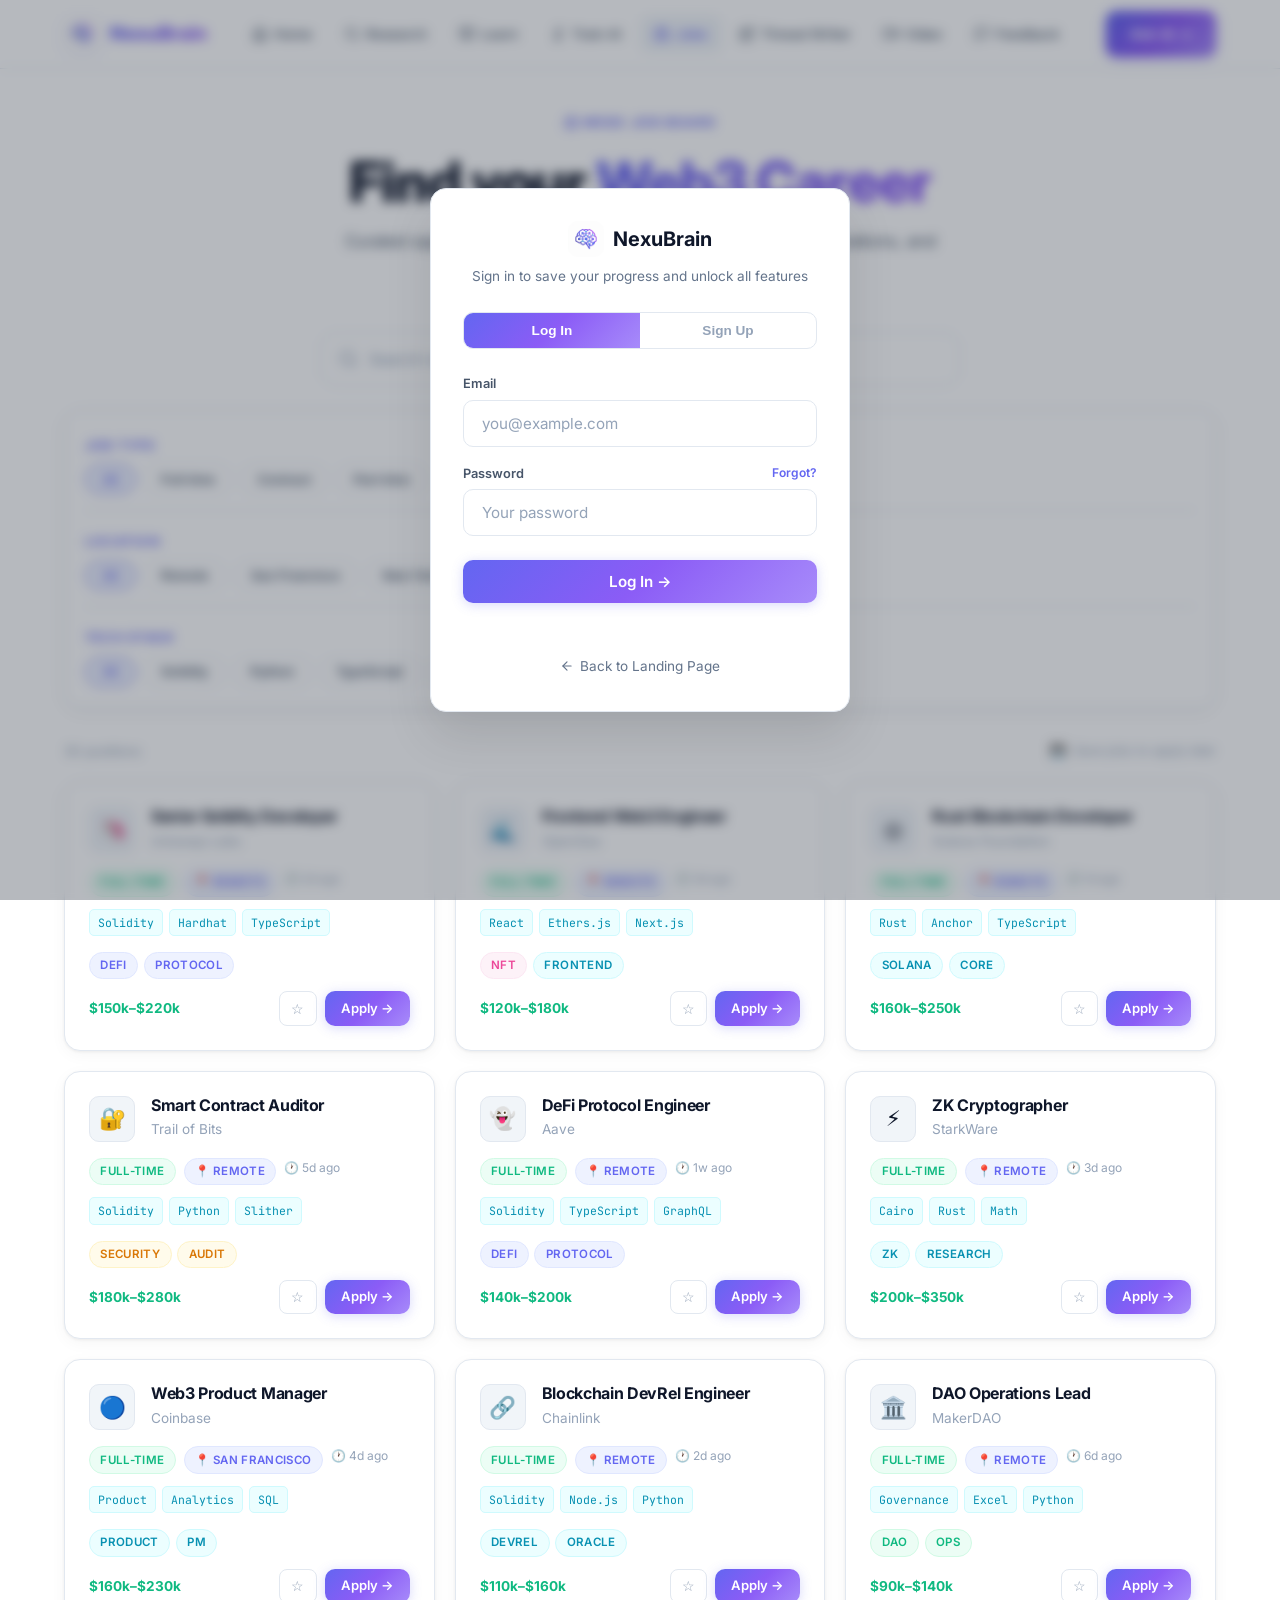
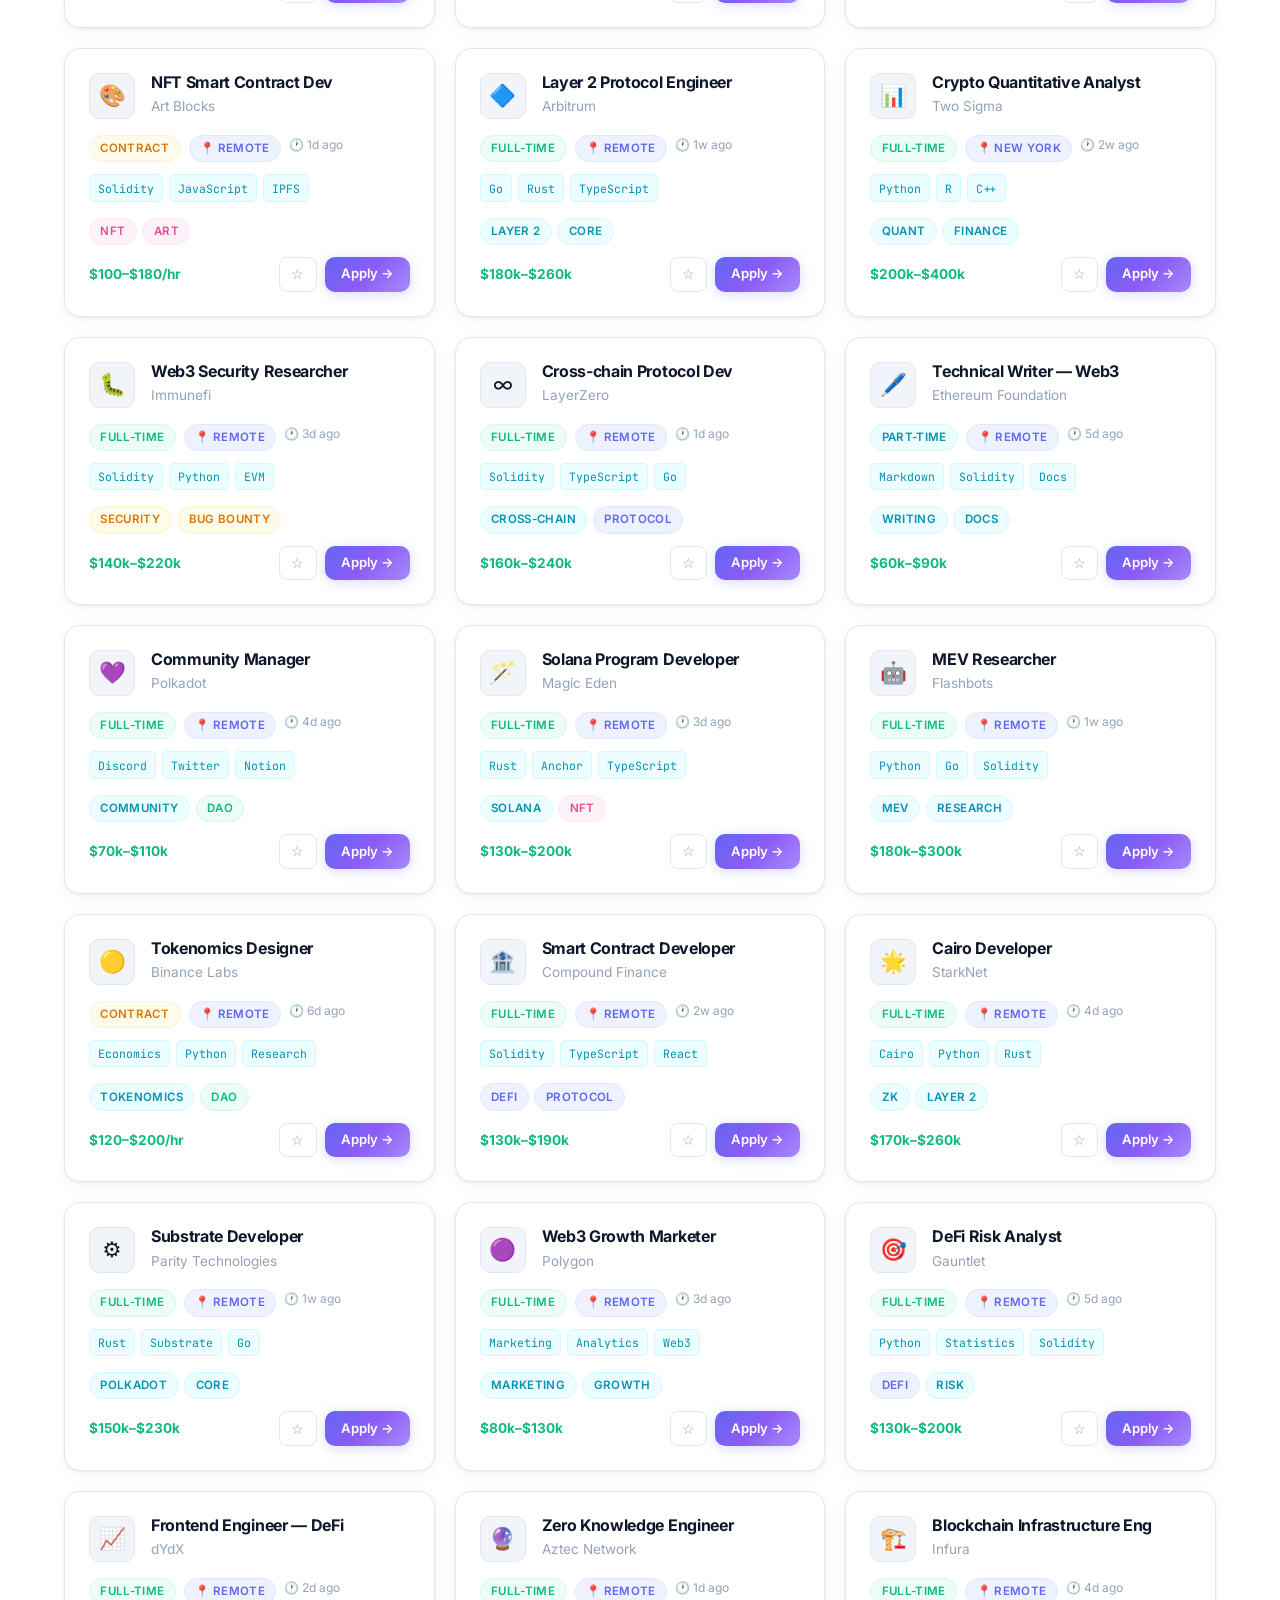
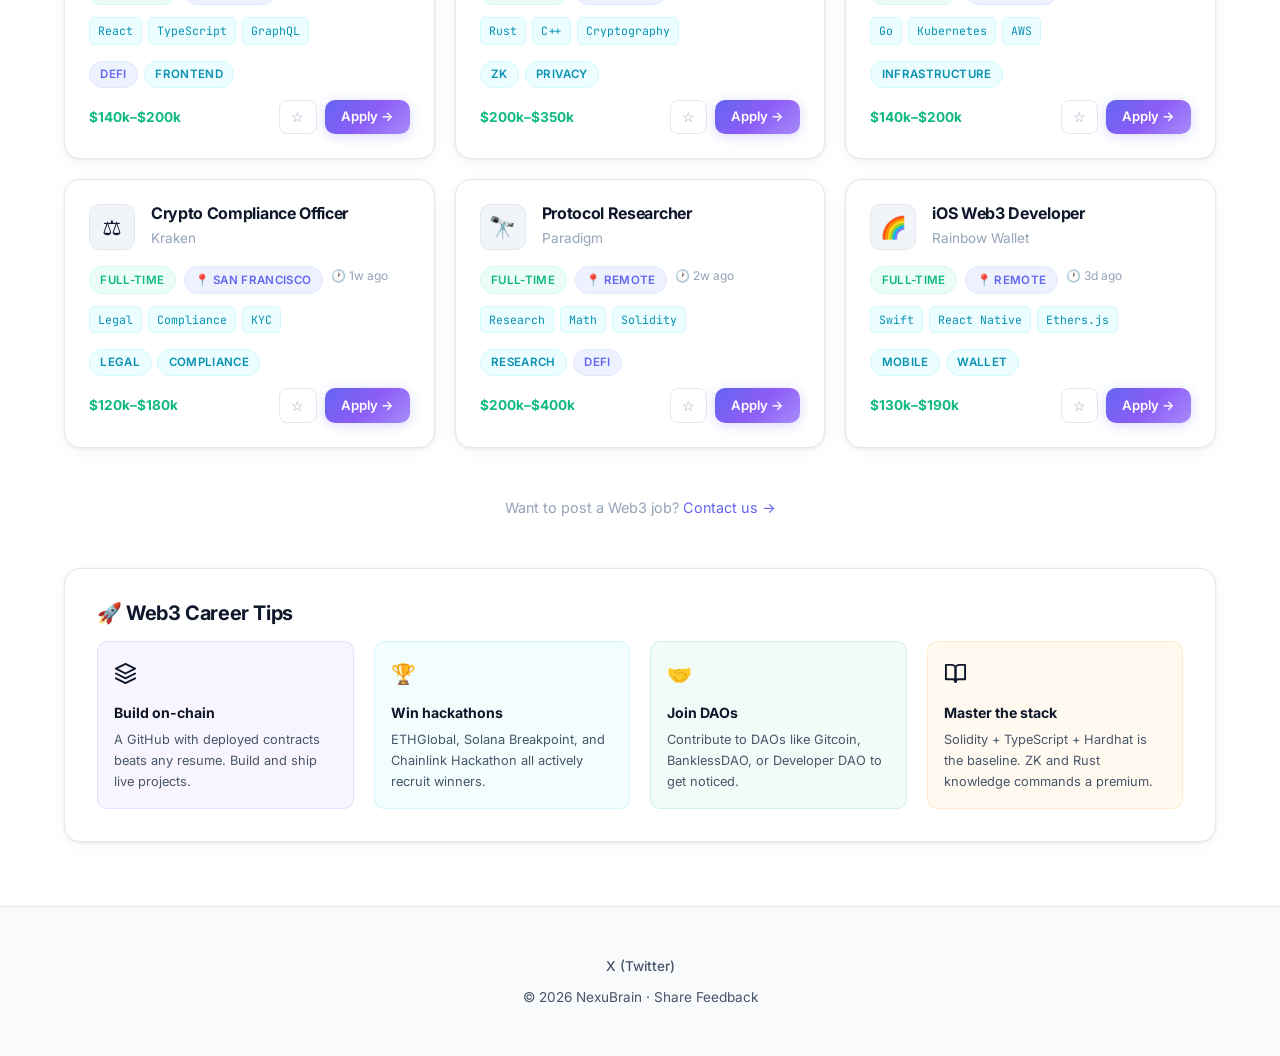
<file: jobs.html>
<!DOCTYPE html>
<html lang="en">

<head>
    <meta charset="UTF-8" />
    <meta name="viewport" content="width=device-width, initial-scale=1.0" />
    <link rel="icon" type="image/png" href="assets/favicon.png">
    <title>Web3 Jobs — NexuBrain</title>
    <meta name="description"
        content="Find your next Web3 job — Solidity, Rust, ZK, DevRel, DAO operations, and more. Filter by type, location, and tech stack." />
    <link rel="stylesheet" href="css/global.css" />
    <link rel="stylesheet" href="css/components.css" />
</head>

<body>

    <nav class="navbar">
        <div class="navbar-inner">
            <a href="app.html" class="navbar-brand">
                <div class="brand-icon"><img src="assets/nexubrain_logo.png" alt="NexuBrain"></div>
                <span>NexuBrain</span>
            </a>
            <ul class="navbar-links">
                <li><a href="app.html"><svg class="emoji-icon" viewBox="0 0 24 24" fill="none" stroke="currentColor" stroke-width="2" stroke-linecap="round" stroke-linejoin="round"><path d="M3 9l9-7 9 7v11a2 2 0 0 1-2 2H5a2 2 0 0 1-2-2z"/><polyline points="9 22 9 12 15 12 15 22"/></svg>
                        Home</a></li>
                <li><a href="research.html"><svg class="emoji-icon" viewBox="0 0 24 24" fill="none" stroke="currentColor" stroke-width="2" stroke-linecap="round" stroke-linejoin="round"><circle cx="11" cy="11" r="8"/><line x1="21" y1="21" x2="16.65" y2="16.65"/></svg> Research</a></li>
                <li><a href="learn.html"><svg class="emoji-icon" viewBox="0 0 24 24" fill="none" stroke="currentColor" stroke-width="2" stroke-linecap="round" stroke-linejoin="round"><path d="M2 3h6a4 4 0 0 1 4 4v14a3 3 0 0 0-3-3H2z"/><path d="M22 3h-6a4 4 0 0 0-4 4v14a3 3 0 0 1 3-3h7z"/></svg>
                        Learn</a></li>
                <li><a href="train.html"><svg class="emoji-icon" viewBox="0 0 24 24" fill="none" stroke="currentColor" stroke-width="2" stroke-linecap="round" stroke-linejoin="round"><path d="M12 2a4 4 0 0 1 4 4c0 1.95-1.4 3.58-3.25 3.93L12 10v2"/><circle cx="12" cy="16" r="2"/><path d="M12 18v2"/><path d="M7 20h10"/><path d="M5 8h2"/><path d="M17 8h2"/></svg> Train AI</a></li>
                <li><a href="jobs.html"><svg class="emoji-icon" viewBox="0 0 24 24" fill="none" stroke="currentColor" stroke-width="2" stroke-linecap="round" stroke-linejoin="round"><rect x="2" y="7" width="20" height="14" rx="2" ry="2"/><path d="M16 21V5a2 2 0 0 0-2-2h-4a2 2 0 0 0-2 2v16"/></svg>
                        Jobs</a></li>
                <li><a href="tweet.html"><svg class="emoji-icon" viewBox="0 0 24 24" fill="none" stroke="currentColor" stroke-width="2" stroke-linecap="round" stroke-linejoin="round"><path d="M11 4H4a2 2 0 0 0-2 2v14a2 2 0 0 0 2 2h14a2 2 0 0 0 2-2v-7"/><path d="M18.5 2.5a2.121 2.121 0 0 1 3 3L12 15l-4 1 1-4 9.5-9.5z"/></svg> Thread Writer</a></li>
                <li><a href="video.html"><svg class="emoji-icon" viewBox="0 0 24 24" fill="none" stroke="currentColor" stroke-width="2" stroke-linecap="round" stroke-linejoin="round"><polygon points="23 7 16 12 23 17 23 7"/><rect x="1" y="5" width="15" height="14" rx="2" ry="2"/></svg> Video</a></li>
                <li><a href="feedback.html"><svg class="emoji-icon" viewBox="0 0 24 24" fill="none" stroke="currentColor" stroke-width="2" stroke-linecap="round" stroke-linejoin="round"><path d="M21 15a2 2 0 0 1-2 2H7l-4 4V5a2 2 0 0 1 2-2h14a2 2 0 0 1 2 2z"/></svg> Feedback</a></li>
            </ul>
            <div class="navbar-cta">
                <a href="research.html" class="btn btn-primary">Ask AI →</a>
                <button class="hamburger" id="hamburger"><span></span><span></span><span></span></button>
            </div>
        </div>
        <div class="mobile-menu" id="mobile-menu">
            <a href="app.html"><svg class="emoji-icon" viewBox="0 0 24 24" fill="none" stroke="currentColor" stroke-width="2" stroke-linecap="round" stroke-linejoin="round"><path d="M3 9l9-7 9 7v11a2 2 0 0 1-2 2H5a2 2 0 0 1-2-2z"/><polyline points="9 22 9 12 15 12 15 22"/></svg> Home</a>
            <a href="research.html"><svg class="emoji-icon" viewBox="0 0 24 24" fill="none" stroke="currentColor" stroke-width="2" stroke-linecap="round" stroke-linejoin="round"><circle cx="11" cy="11" r="8"/><line x1="21" y1="21" x2="16.65" y2="16.65"/></svg>
                Research</a>
            <a href="learn.html"><svg class="emoji-icon" viewBox="0 0 24 24" fill="none" stroke="currentColor" stroke-width="2" stroke-linecap="round" stroke-linejoin="round"><path d="M2 3h6a4 4 0 0 1 4 4v14a3 3 0 0 0-3-3H2z"/><path d="M22 3h-6a4 4 0 0 0-4 4v14a3 3 0 0 1 3-3h7z"/></svg>
                Learn</a>
            <a href="train.html"><svg class="emoji-icon" viewBox="0 0 24 24" fill="none" stroke="currentColor" stroke-width="2" stroke-linecap="round" stroke-linejoin="round"><path d="M12 2a4 4 0 0 1 4 4c0 1.95-1.4 3.58-3.25 3.93L12 10v2"/><circle cx="12" cy="16" r="2"/><path d="M12 18v2"/><path d="M7 20h10"/><path d="M5 8h2"/><path d="M17 8h2"/></svg> Train
                AI</a>
            <a href="jobs.html"><svg class="emoji-icon" viewBox="0 0 24 24" fill="none" stroke="currentColor" stroke-width="2" stroke-linecap="round" stroke-linejoin="round"><rect x="2" y="7" width="20" height="14" rx="2" ry="2"/><path d="M16 21V5a2 2 0 0 0-2-2h-4a2 2 0 0 0-2 2v16"/></svg> Jobs</a>
            <a href="tweet.html"><svg class="emoji-icon" viewBox="0 0 24 24" fill="none" stroke="currentColor" stroke-width="2" stroke-linecap="round" stroke-linejoin="round"><path d="M11 4H4a2 2 0 0 0-2 2v14a2 2 0 0 0 2 2h14a2 2 0 0 0 2-2v-7"/><path d="M18.5 2.5a2.121 2.121 0 0 1 3 3L12 15l-4 1 1-4 9.5-9.5z"/></svg>
                Thread Writer</a>
            <a href="video.html"><svg class="emoji-icon" viewBox="0 0 24 24" fill="none" stroke="currentColor" stroke-width="2" stroke-linecap="round" stroke-linejoin="round"><polygon points="23 7 16 12 23 17 23 7"/><rect x="1" y="5" width="15" height="14" rx="2" ry="2"/></svg> Video</a>
            <a href="feedback.html"><svg class="emoji-icon" viewBox="0 0 24 24" fill="none" stroke="currentColor" stroke-width="2" stroke-linecap="round" stroke-linejoin="round"><path d="M21 15a2 2 0 0 1-2 2H7l-4 4V5a2 2 0 0 1 2-2h14a2 2 0 0 1 2 2z"/></svg>
                Feedback</a>
        </div>
    </nav>

    

    <div class="page-header">
        <div class="eyebrow"><svg class="emoji-icon" viewBox="0 0 24 24" fill="none" stroke="currentColor" stroke-width="2" stroke-linecap="round" stroke-linejoin="round"><rect x="2" y="7" width="20" height="14" rx="2" ry="2"/><path d="M16 21V5a2 2 0 0 0-2-2h-4a2 2 0 0 0-2 2v16"/></svg>
            Web3 Job Board</div>
        <h1>Find your <span class="grad-text">Web3 Career</span></h1>
        <p>Curated opportunities across DeFi, NFTs, Layer 2, ZK, DAO operations, and more. Filter by role,
            stack, or
            location.</p>
    </div>

    <div class="container" style="position:relative;z-index:1">
        <!-- Search -->
        <div class="search-bar-wrap" style="margin-bottom:1.5rem">
            <span class="search-icon"><svg class="emoji-icon" viewBox="0 0 24 24" fill="none" stroke="currentColor" stroke-width="2" stroke-linecap="round" stroke-linejoin="round"><circle cx="11" cy="11" r="8"/><line x1="21" y1="21" x2="16.65" y2="16.65"/></svg></span>
            <input class="input" id="jobs-search" type="search" placeholder="Search roles, companies, tech stacks..." />
        </div>

        <!-- Filter toolbar -->
        <div class="card" style="padding:1.25rem;margin-bottom:2rem;backdrop-filter:blur(18px)">
            <div style="display:flex;flex-direction:column;gap:1rem">
                <div>
                    <div class="section-label" style="margin-bottom:0.5rem">Job Type</div>
                    <div class="chip-group" id="type-chips"></div>
                </div>
                <hr class="divider" style="margin:0" />
                <div>
                    <div class="section-label" style="margin-bottom:0.5rem">Location</div>
                    <div class="chip-group" id="loc-chips"></div>
                </div>
                <hr class="divider" style="margin:0" />
                <div>
                    <div class="section-label" style="margin-bottom:0.5rem">Tech Stack</div>
                    <div class="chip-group" id="stack-chips"></div>
                </div>
            </div>
        </div>

        <!-- Count & grid -->
        <div style="display:flex;align-items:center;justify-content:space-between;margin-bottom:1.25rem">
            <span style="font-size:0.85rem;color:var(--text-muted)" id="jobs-count">Loading...</span>
            <div style="display:flex;gap:0.5rem;align-items:center;font-size:0.8rem;color:var(--text-muted)">
                <span>💾</span> Save jobs to apply later
            </div>
        </div>

        <div class="jobs-grid" id="jobs-grid"></div>

        <div style="text-align:center;padding:3rem 0">
            <p style="color:var(--text-muted);font-size:0.9rem">Want to post a Web3 job? <a href="feedback.html"
                    style="color:var(--purple-1)">Contact us →</a></p>
        </div>
    </div>

    <!-- Career Tips Banner -->
    <div class="container" style="margin-bottom:4rem;position:relative;z-index:1">
        <div class="card" style="padding:2rem">
            <h3 style="margin-bottom:1rem">🚀 Web3 Career Tips</h3>
            <div style="display:grid;grid-template-columns:repeat(auto-fit,minmax(220px,1fr));gap:1.25rem">
                <div
                    style="padding:1rem;background:rgba(139,92,246,0.06);border-radius:var(--radius-sm);border:1px solid rgba(139,92,246,0.15)">
                    <div style="font-size:1.25rem;margin-bottom:0.5rem"><svg class="emoji-icon" viewBox="0 0 24 24" fill="none" stroke="currentColor" stroke-width="2" stroke-linecap="round" stroke-linejoin="round"><polygon points="12 2 2 7 12 12 22 7 12 2"/><polyline points="2 17 12 22 22 17"/><polyline points="2 12 12 17 22 12"/></svg>
                    </div>
                    <strong style="font-size:0.88rem">Build on-chain</strong>
                    <p style="font-size:0.8rem;margin-top:0.25rem">A GitHub with deployed contracts beats
                        any resume.
                        Build and ship live projects.</p>
                </div>
                <div
                    style="padding:1rem;background:rgba(34,211,238,0.06);border-radius:var(--radius-sm);border:1px solid rgba(34,211,238,0.15)">
                    <div style="font-size:1.25rem;margin-bottom:0.5rem">🏆</div>
                    <strong style="font-size:0.88rem">Win hackathons</strong>
                    <p style="font-size:0.8rem;margin-top:0.25rem">ETHGlobal, Solana Breakpoint, and
                        Chainlink Hackathon
                        all actively recruit winners.</p>
                </div>
                <div
                    style="padding:1rem;background:rgba(16,185,129,0.06);border-radius:var(--radius-sm);border:1px solid rgba(16,185,129,0.15)">
                    <div style="font-size:1.25rem;margin-bottom:0.5rem">🤝</div>
                    <strong style="font-size:0.88rem">Join DAOs</strong>
                    <p style="font-size:0.8rem;margin-top:0.25rem">Contribute to DAOs like Gitcoin,
                        BanklessDAO, or
                        Developer DAO to get noticed.</p>
                </div>
                <div
                    style="padding:1rem;background:rgba(245,158,11,0.06);border-radius:var(--radius-sm);border:1px solid rgba(245,158,11,0.15)">
                    <div style="font-size:1.25rem;margin-bottom:0.5rem"><svg class="emoji-icon" viewBox="0 0 24 24" fill="none" stroke="currentColor" stroke-width="2" stroke-linecap="round" stroke-linejoin="round"><path d="M2 3h6a4 4 0 0 1 4 4v14a3 3 0 0 0-3-3H2z"/><path d="M22 3h-6a4 4 0 0 0-4 4v14a3 3 0 0 1 3-3h7z"/></svg></div>
                    <strong style="font-size:0.88rem">Master the stack</strong>
                    <p style="font-size:0.8rem;margin-top:0.25rem">Solidity + TypeScript + Hardhat is the
                        baseline. ZK
                        and Rust knowledge commands a premium.</p>
                </div>
            </div>
        </div>
    </div>

    <footer>
        <div class="container">
            <div style="margin-bottom: 0.5rem;">
                <a href="https://x.com/NexuBrain" target="_blank" style="color: var(--text-secondary); text-decoration: none; font-size: 0.85rem; font-weight: 500;">X (Twitter)</a>
            </div>
            <p>© 2026 NexuBrain · <a href="feedback.html">Share Feedback</a></p>
        </div>
    </footer>

    <div id="toast-container"></div>
    <script src="js/store.js"></script>
    <script src="js/auth.js"></script>
    <script src="js/router.js"></script>
    <script src="js/sheets-loader.js"></script>
    <script src="js/jobs.js"></script>
</body>

</html>
</file>
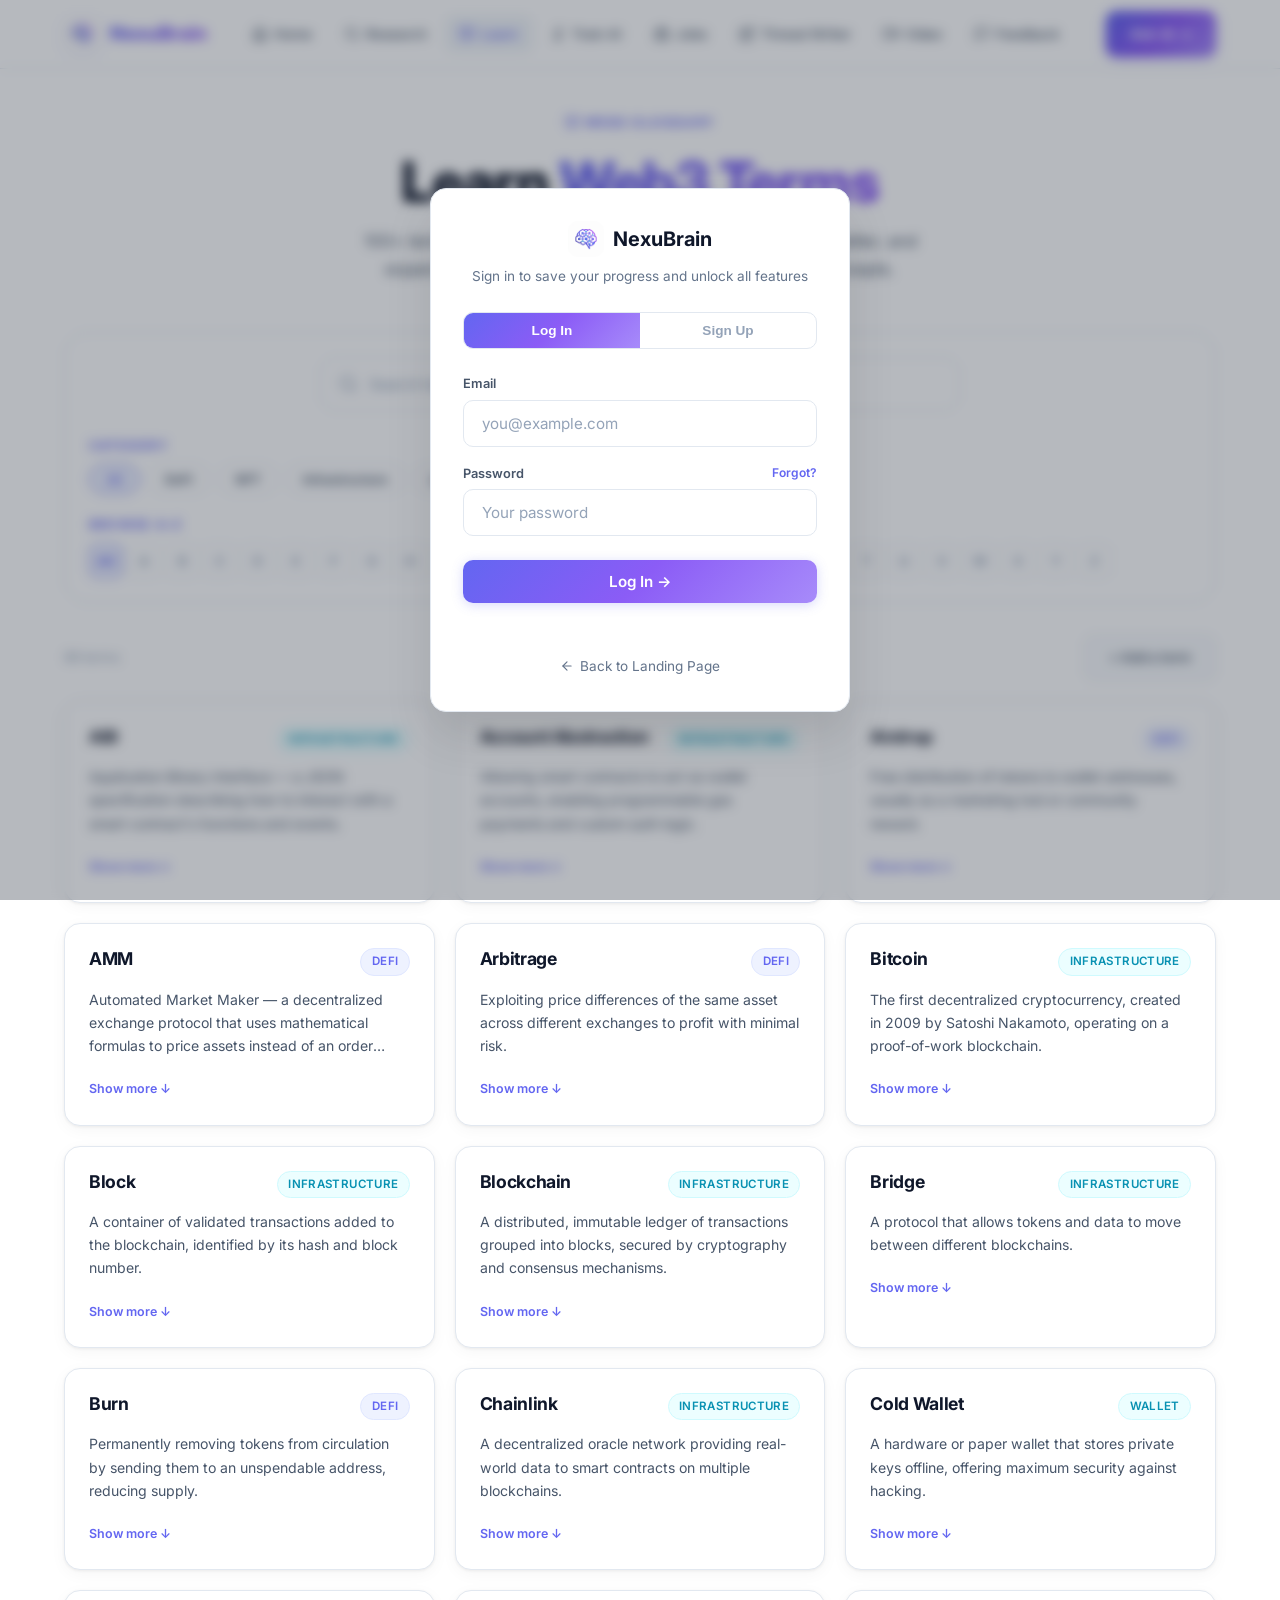
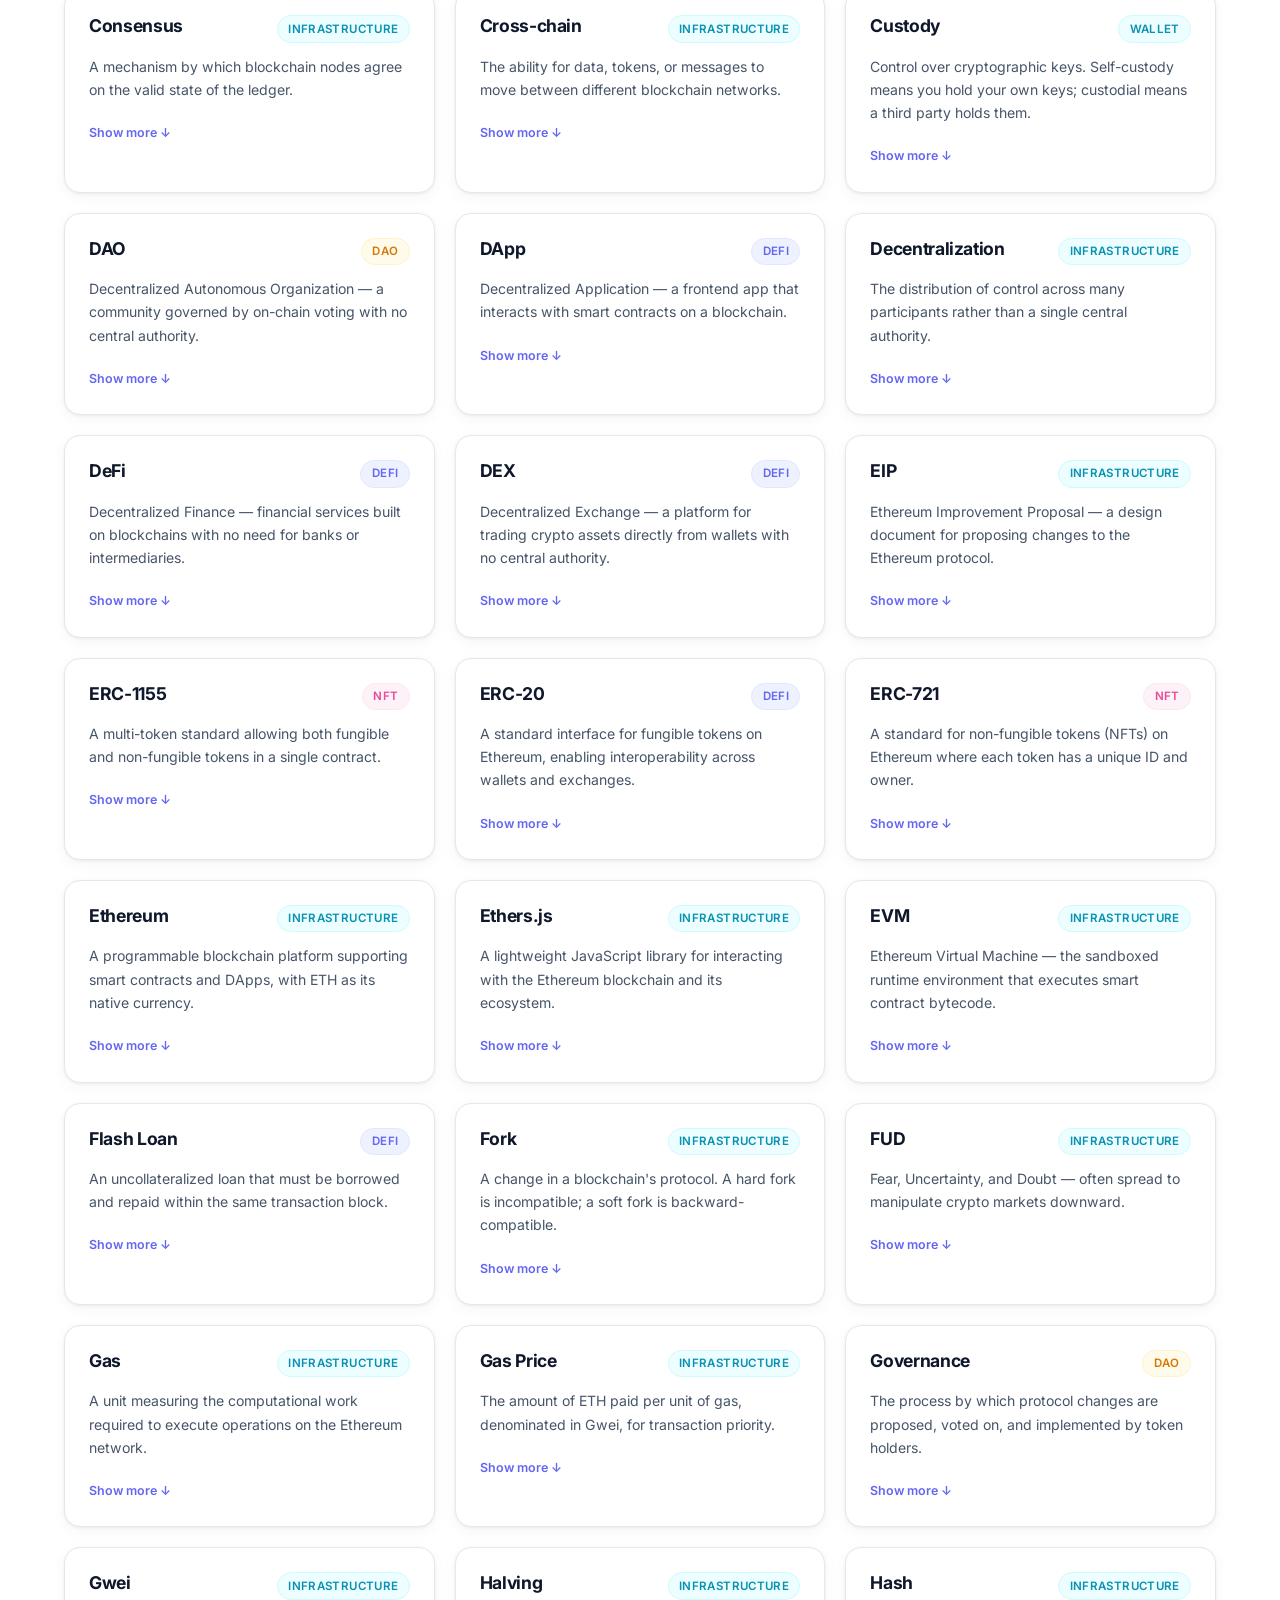
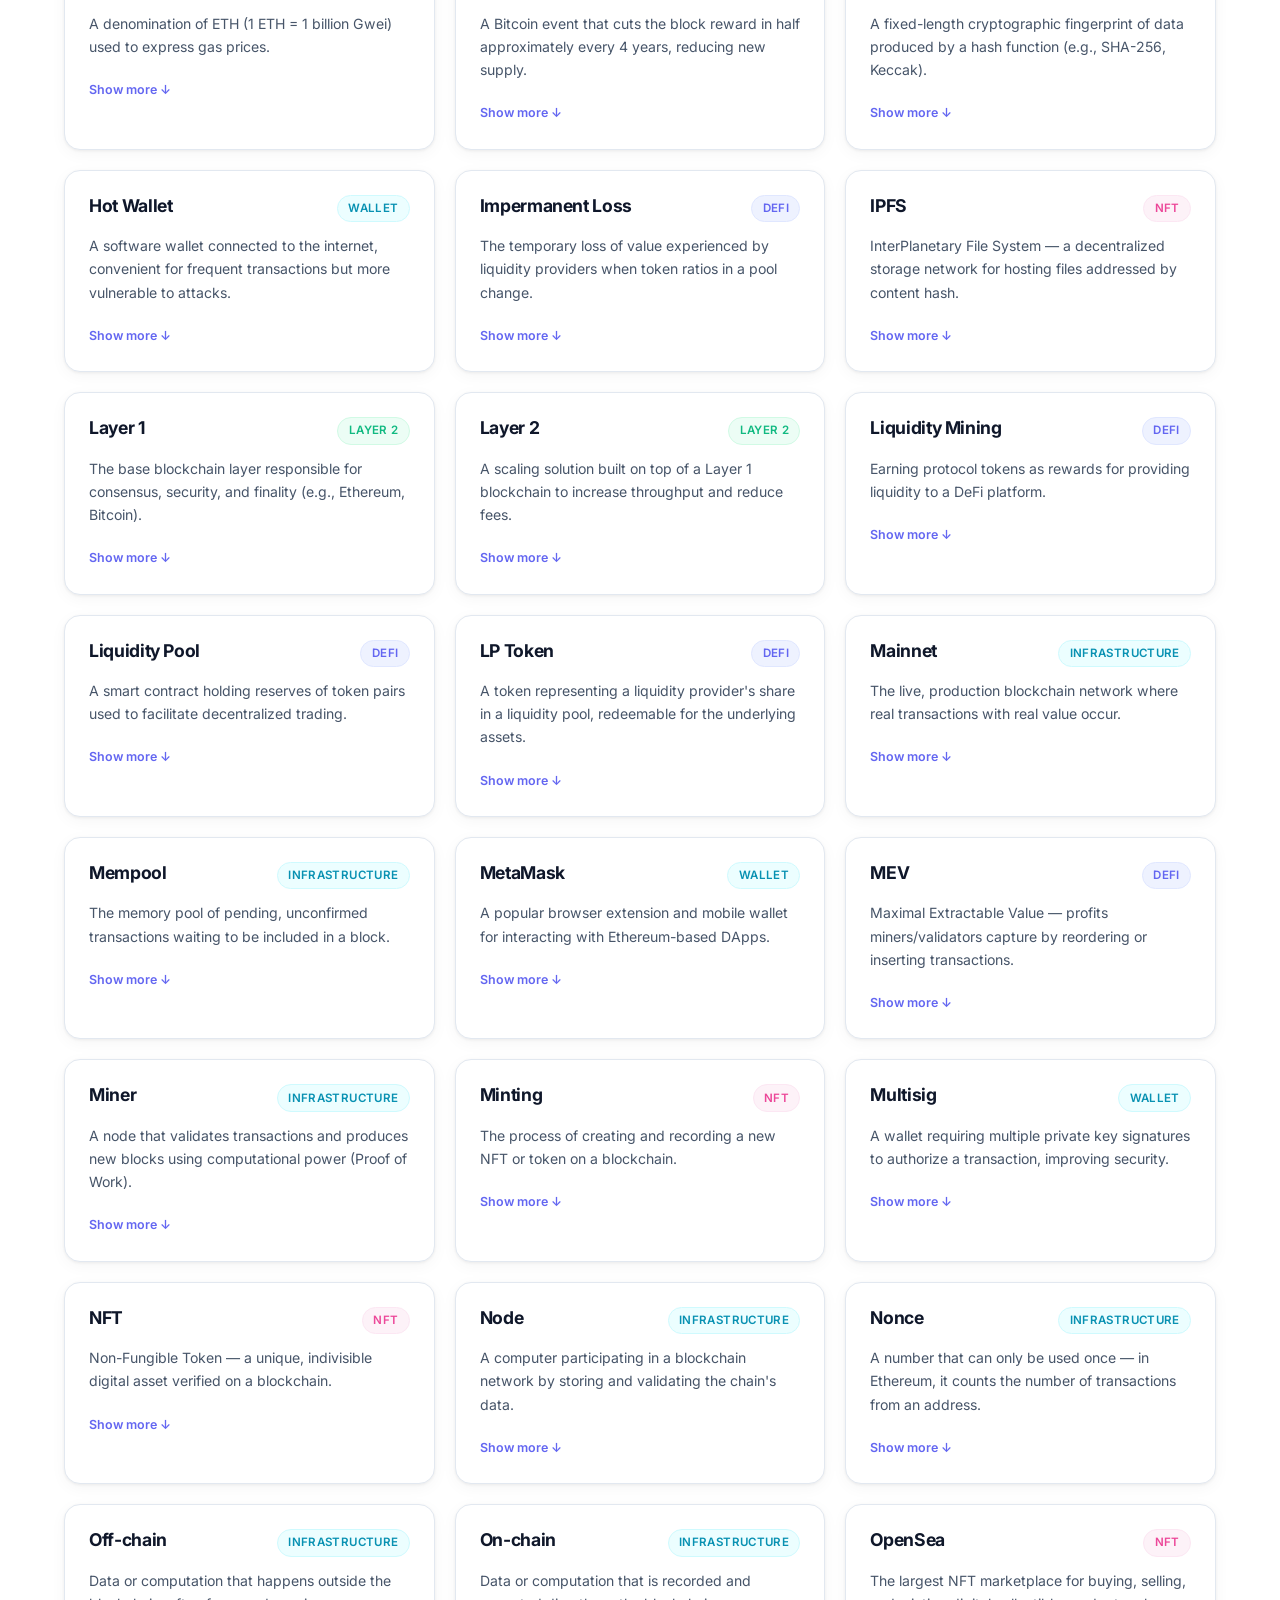
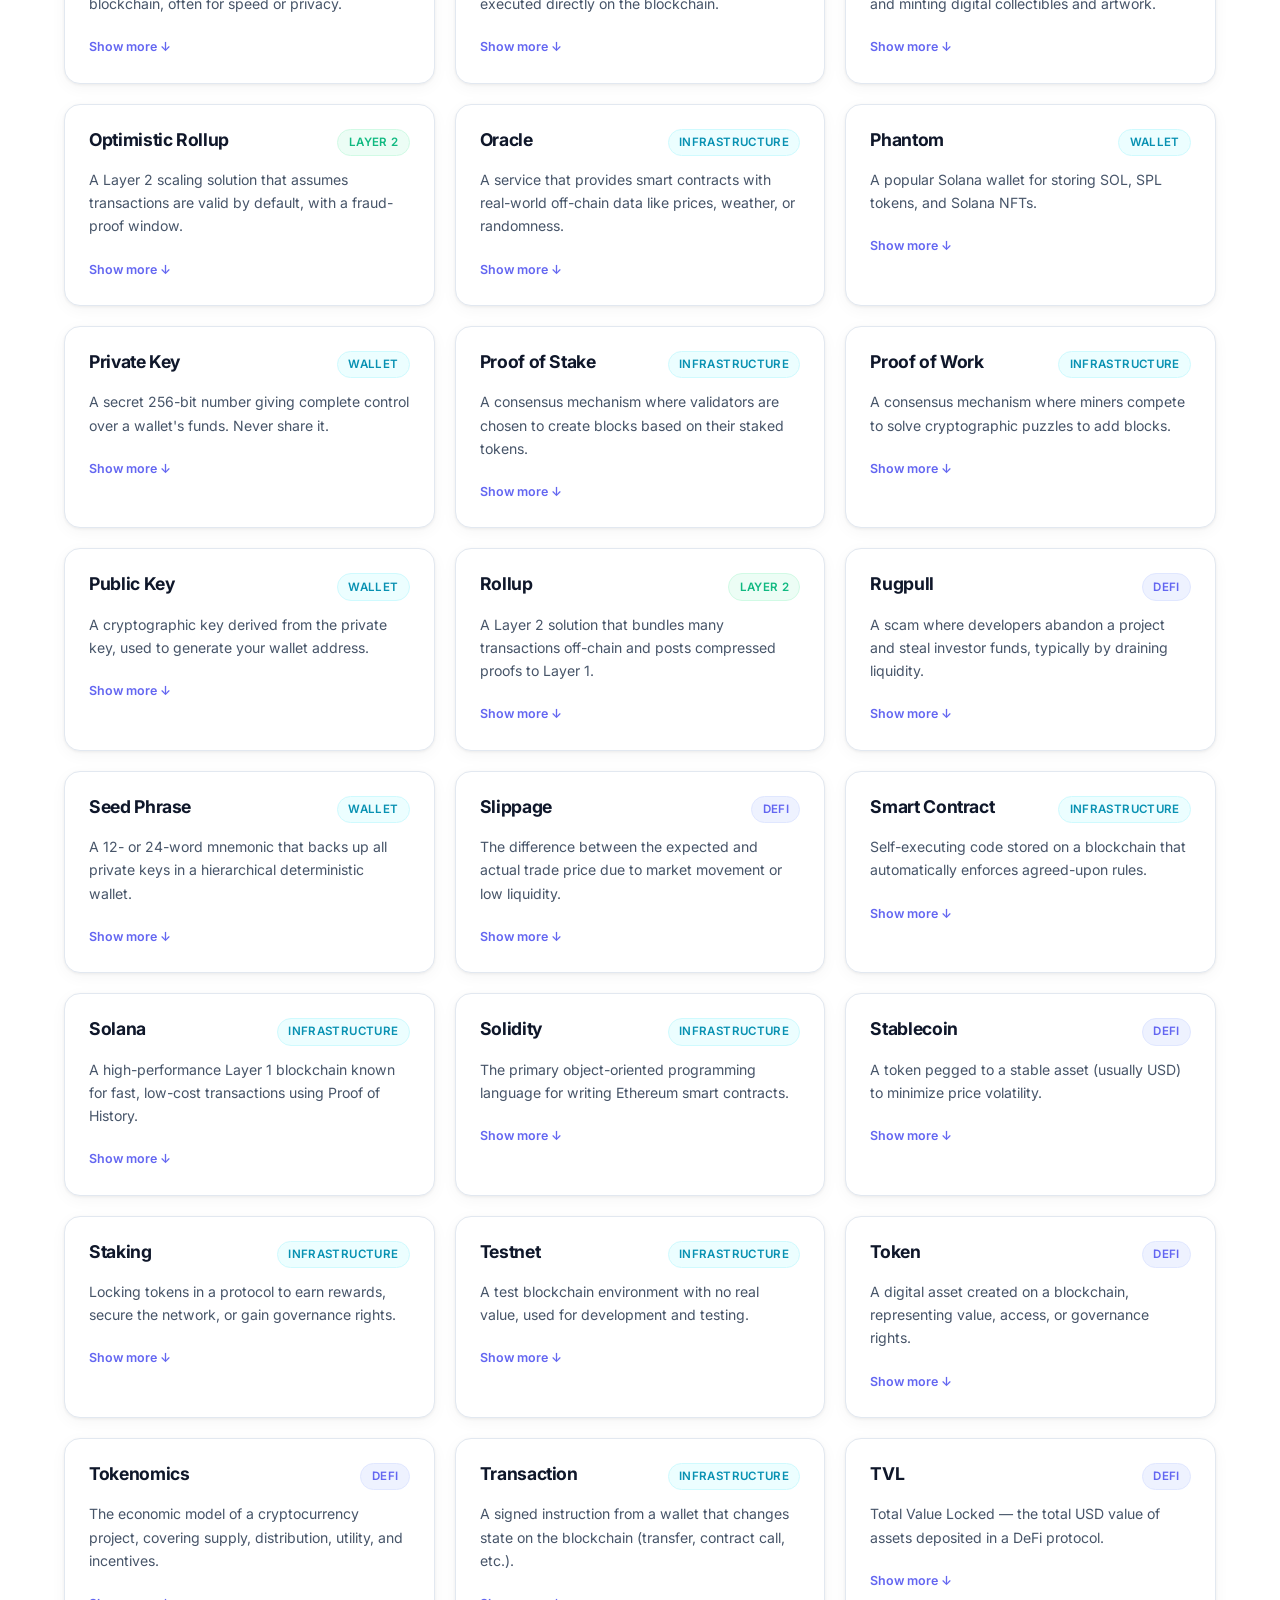
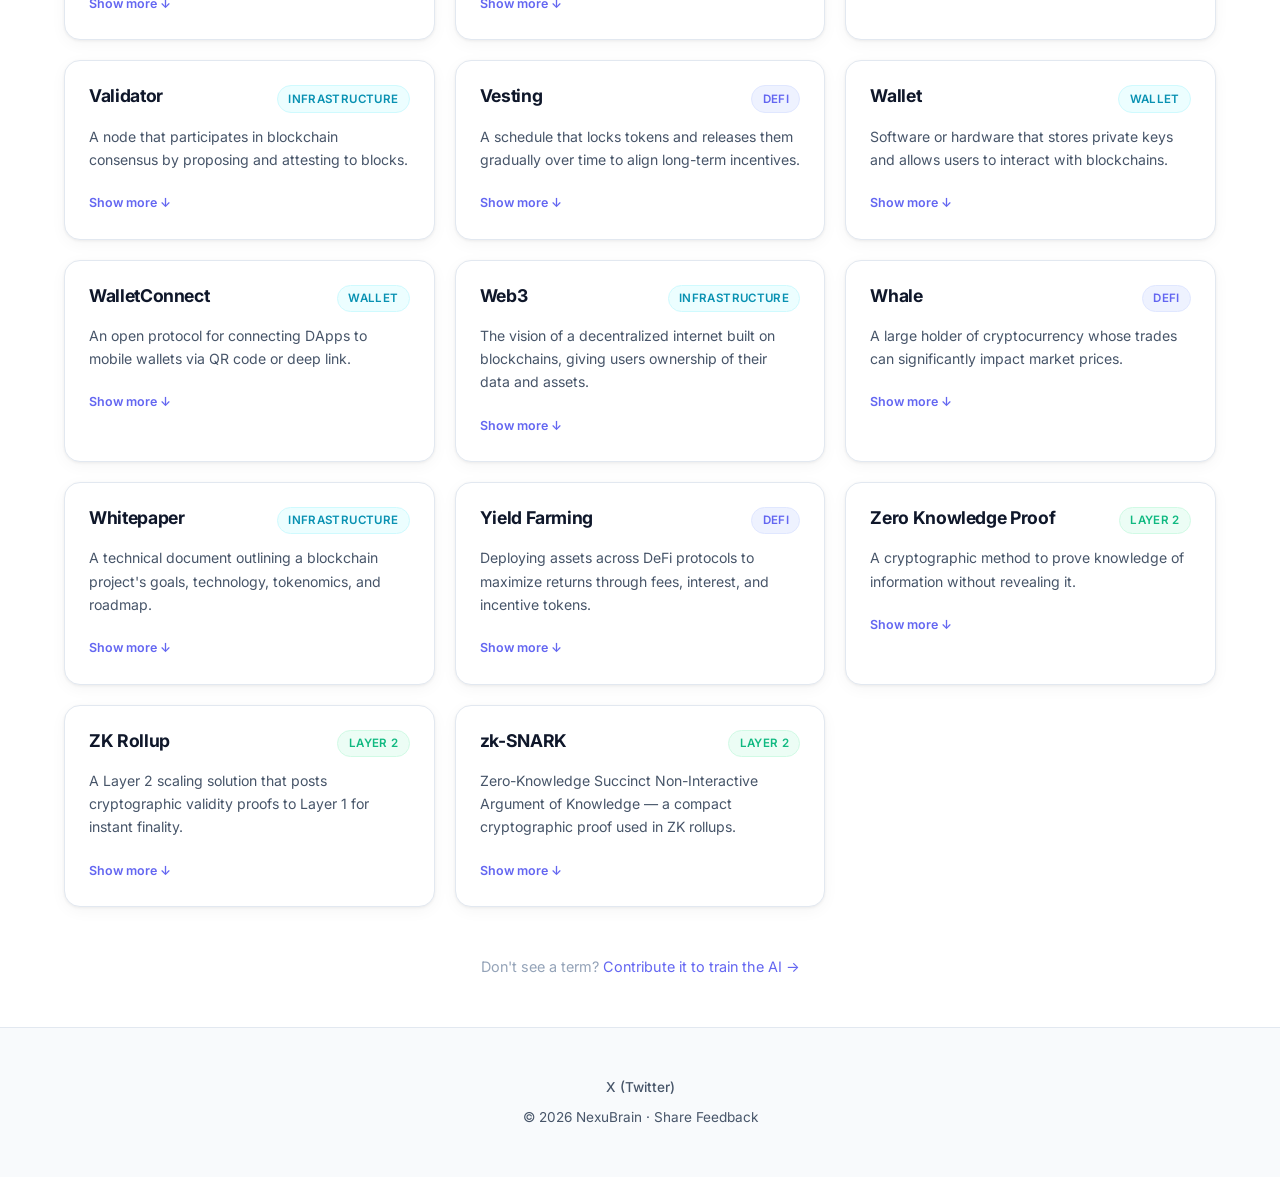
<file: learn.html>
<!DOCTYPE html>
<html lang="en">

<head>
    <meta charset="UTF-8" />
    <meta name="viewport" content="width=device-width, initial-scale=1.0" />
    <link rel="icon" type="image/png" href="assets/favicon.png">
    <title>Web3 Glossary — NexuBrain</title>
    <meta name="description"
        content="Browse and search 100+ Web3 terms — DeFi, NFTs, Layer 2, DAOs, wallets and more." />
    <link rel="stylesheet" href="css/global.css" />
    <link rel="stylesheet" href="css/components.css" />
    <style>
        .glossary-toolbar {
            background: var(--bg-card);
            border: 1px solid var(--border);
            border-radius: var(--radius-lg);
            padding: 1.5rem;
            margin-bottom: 2rem;
            
        }
    </style>

</head>

<body>

    <nav class="navbar">
        <div class="navbar-inner">
            <a href="app.html" class="navbar-brand">
                <div class="brand-icon"><img src="assets/nexubrain_logo.png" alt="NexuBrain"></div>
                <span>NexuBrain</span>
            </a>
            <ul class="navbar-links">
                <li><a href="app.html"><svg class="emoji-icon" viewBox="0 0 24 24" fill="none" stroke="currentColor" stroke-width="2" stroke-linecap="round" stroke-linejoin="round"><path d="M3 9l9-7 9 7v11a2 2 0 0 1-2 2H5a2 2 0 0 1-2-2z"/><polyline points="9 22 9 12 15 12 15 22"/></svg>
                        Home</a></li>
                <li><a href="research.html"><svg class="emoji-icon" viewBox="0 0 24 24" fill="none" stroke="currentColor" stroke-width="2" stroke-linecap="round" stroke-linejoin="round"><circle cx="11" cy="11" r="8"/><line x1="21" y1="21" x2="16.65" y2="16.65"/></svg> Research</a></li>
                <li><a href="learn.html"><svg class="emoji-icon" viewBox="0 0 24 24" fill="none" stroke="currentColor" stroke-width="2" stroke-linecap="round" stroke-linejoin="round"><path d="M2 3h6a4 4 0 0 1 4 4v14a3 3 0 0 0-3-3H2z"/><path d="M22 3h-6a4 4 0 0 0-4 4v14a3 3 0 0 1 3-3h7z"/></svg>
                        Learn</a></li>
                <li><a href="train.html"><svg class="emoji-icon" viewBox="0 0 24 24" fill="none" stroke="currentColor" stroke-width="2" stroke-linecap="round" stroke-linejoin="round"><path d="M12 2a4 4 0 0 1 4 4c0 1.95-1.4 3.58-3.25 3.93L12 10v2"/><circle cx="12" cy="16" r="2"/><path d="M12 18v2"/><path d="M7 20h10"/><path d="M5 8h2"/><path d="M17 8h2"/></svg> Train AI</a></li>
                <li><a href="jobs.html"><svg class="emoji-icon" viewBox="0 0 24 24" fill="none" stroke="currentColor" stroke-width="2" stroke-linecap="round" stroke-linejoin="round"><rect x="2" y="7" width="20" height="14" rx="2" ry="2"/><path d="M16 21V5a2 2 0 0 0-2-2h-4a2 2 0 0 0-2 2v16"/></svg>
                        Jobs</a></li>
                <li><a href="tweet.html"><svg class="emoji-icon" viewBox="0 0 24 24" fill="none" stroke="currentColor" stroke-width="2" stroke-linecap="round" stroke-linejoin="round"><path d="M11 4H4a2 2 0 0 0-2 2v14a2 2 0 0 0 2 2h14a2 2 0 0 0 2-2v-7"/><path d="M18.5 2.5a2.121 2.121 0 0 1 3 3L12 15l-4 1 1-4 9.5-9.5z"/></svg> Thread Writer</a></li>
                <li><a href="video.html"><svg class="emoji-icon" viewBox="0 0 24 24" fill="none" stroke="currentColor" stroke-width="2" stroke-linecap="round" stroke-linejoin="round"><polygon points="23 7 16 12 23 17 23 7"/><rect x="1" y="5" width="15" height="14" rx="2" ry="2"/></svg> Video</a></li>
                <li><a href="feedback.html"><svg class="emoji-icon" viewBox="0 0 24 24" fill="none" stroke="currentColor" stroke-width="2" stroke-linecap="round" stroke-linejoin="round"><path d="M21 15a2 2 0 0 1-2 2H7l-4 4V5a2 2 0 0 1 2-2h14a2 2 0 0 1 2 2z"/></svg> Feedback</a></li>
            </ul>
            <div class="navbar-cta">
                <a href="research.html" class="btn btn-primary">Ask AI →</a>
                <button class="hamburger" id="hamburger"><span></span><span></span><span></span></button>
            </div>
        </div>
        <div class="mobile-menu" id="mobile-menu">
            <a href="app.html"><svg class="emoji-icon" viewBox="0 0 24 24" fill="none" stroke="currentColor" stroke-width="2" stroke-linecap="round" stroke-linejoin="round"><path d="M3 9l9-7 9 7v11a2 2 0 0 1-2 2H5a2 2 0 0 1-2-2z"/><polyline points="9 22 9 12 15 12 15 22"/></svg> Home</a>
            <a href="research.html"><svg class="emoji-icon" viewBox="0 0 24 24" fill="none" stroke="currentColor" stroke-width="2" stroke-linecap="round" stroke-linejoin="round"><circle cx="11" cy="11" r="8"/><line x1="21" y1="21" x2="16.65" y2="16.65"/></svg>
                Research</a>
            <a href="learn.html"><svg class="emoji-icon" viewBox="0 0 24 24" fill="none" stroke="currentColor" stroke-width="2" stroke-linecap="round" stroke-linejoin="round"><path d="M2 3h6a4 4 0 0 1 4 4v14a3 3 0 0 0-3-3H2z"/><path d="M22 3h-6a4 4 0 0 0-4 4v14a3 3 0 0 1 3-3h7z"/></svg>
                Learn</a>
            <a href="train.html"><svg class="emoji-icon" viewBox="0 0 24 24" fill="none" stroke="currentColor" stroke-width="2" stroke-linecap="round" stroke-linejoin="round"><path d="M12 2a4 4 0 0 1 4 4c0 1.95-1.4 3.58-3.25 3.93L12 10v2"/><circle cx="12" cy="16" r="2"/><path d="M12 18v2"/><path d="M7 20h10"/><path d="M5 8h2"/><path d="M17 8h2"/></svg> Train
                AI</a>
            <a href="jobs.html"><svg class="emoji-icon" viewBox="0 0 24 24" fill="none" stroke="currentColor" stroke-width="2" stroke-linecap="round" stroke-linejoin="round"><rect x="2" y="7" width="20" height="14" rx="2" ry="2"/><path d="M16 21V5a2 2 0 0 0-2-2h-4a2 2 0 0 0-2 2v16"/></svg> Jobs</a>
            <a href="tweet.html"><svg class="emoji-icon" viewBox="0 0 24 24" fill="none" stroke="currentColor" stroke-width="2" stroke-linecap="round" stroke-linejoin="round"><path d="M11 4H4a2 2 0 0 0-2 2v14a2 2 0 0 0 2 2h14a2 2 0 0 0 2-2v-7"/><path d="M18.5 2.5a2.121 2.121 0 0 1 3 3L12 15l-4 1 1-4 9.5-9.5z"/></svg>
                Thread Writer</a>
            <a href="video.html"><svg class="emoji-icon" viewBox="0 0 24 24" fill="none" stroke="currentColor" stroke-width="2" stroke-linecap="round" stroke-linejoin="round"><polygon points="23 7 16 12 23 17 23 7"/><rect x="1" y="5" width="15" height="14" rx="2" ry="2"/></svg> Video</a>
            <a href="feedback.html"><svg class="emoji-icon" viewBox="0 0 24 24" fill="none" stroke="currentColor" stroke-width="2" stroke-linecap="round" stroke-linejoin="round"><path d="M21 15a2 2 0 0 1-2 2H7l-4 4V5a2 2 0 0 1 2-2h14a2 2 0 0 1 2 2z"/></svg>
                Feedback</a>
        </div>
    </nav>

    

    <div class="page-header">
        <div class="eyebrow"><svg class="emoji-icon" viewBox="0 0 24 24" fill="none" stroke="currentColor" stroke-width="2" stroke-linecap="round" stroke-linejoin="round"><path d="M2 3h6a4 4 0 0 1 4 4v14a3 3 0 0 0-3-3H2z"/><path d="M22 3h-6a4 4 0 0 0-4 4v14a3 3 0 0 1 3-3h7z"/></svg>
            Web3 Glossary</div>
        <h1>Learn <span class="grad-text">Web3 Terms</span></h1>
        <p>100+ terms explained clearly — search, filter by category or letter, and expand any term for full
            details,
            examples, and related concepts.</p>
    </div>

    <div class="container" style="position:relative;z-index:1">
        <div class="glossary-toolbar">
            <!-- Search -->
            <div class="search-bar-wrap" style="margin-bottom:1.25rem">
                <span class="search-icon"><svg class="emoji-icon" viewBox="0 0 24 24" fill="none" stroke="currentColor" stroke-width="2" stroke-linecap="round" stroke-linejoin="round"><circle cx="11" cy="11" r="8"/><line x1="21" y1="21" x2="16.65" y2="16.65"/></svg></span>
                <input class="input" id="glossary-search" type="search"
                    placeholder="Search terms, definitions, categories..." />
            </div>
            <!-- Categories -->
            <div style="margin-bottom:1rem">
                <div class="section-label" style="margin-bottom:0.5rem">Category</div>
                <div class="chip-group" id="cat-chips"></div>
            </div>
            <!-- Letter index -->
            <div>
                <div class="section-label" style="margin-bottom:0.5rem">Browse A–Z</div>
                <div class="letter-index" id="letter-index"></div>
            </div>
        </div>

        <!-- Results count -->
        <div style="display:flex;align-items:center;justify-content:space-between;margin-bottom:1.25rem">
            <span style="font-size:0.85rem;color:var(--text-muted)" id="term-count">Loading...</span>
            <a href="train.html" class="btn btn-ghost" style="font-size:0.82rem">+ Add a term</a>
        </div>

        <!-- Grid -->
        <div class="glossary-grid" id="glossary-grid"></div>

        <div style="text-align:center;padding:3rem 0">
            <p style="color:var(--text-muted);font-size:0.9rem">Don't see a term? <a href="train.html"
                    style="color:var(--purple-1)">Contribute it to train the AI →</a></p>
        </div>
    </div>

    <footer>
        <div class="container">
            <div style="margin-bottom: 0.5rem;">
                <a href="https://x.com/NexuBrain" target="_blank" style="color: var(--text-secondary); text-decoration: none; font-size: 0.85rem; font-weight: 500;">X (Twitter)</a>
            </div>
            <p>© 2026 NexuBrain · <a href="feedback.html">Share Feedback</a></p>
        </div>
    </footer>

    <div id="toast-container"></div>
    <script src="js/store.js"></script>
    <script src="js/auth.js"></script>
    <script src="js/router.js"></script>
    <script src="js/glossary.js"></script>
</body>

</html>
</file>
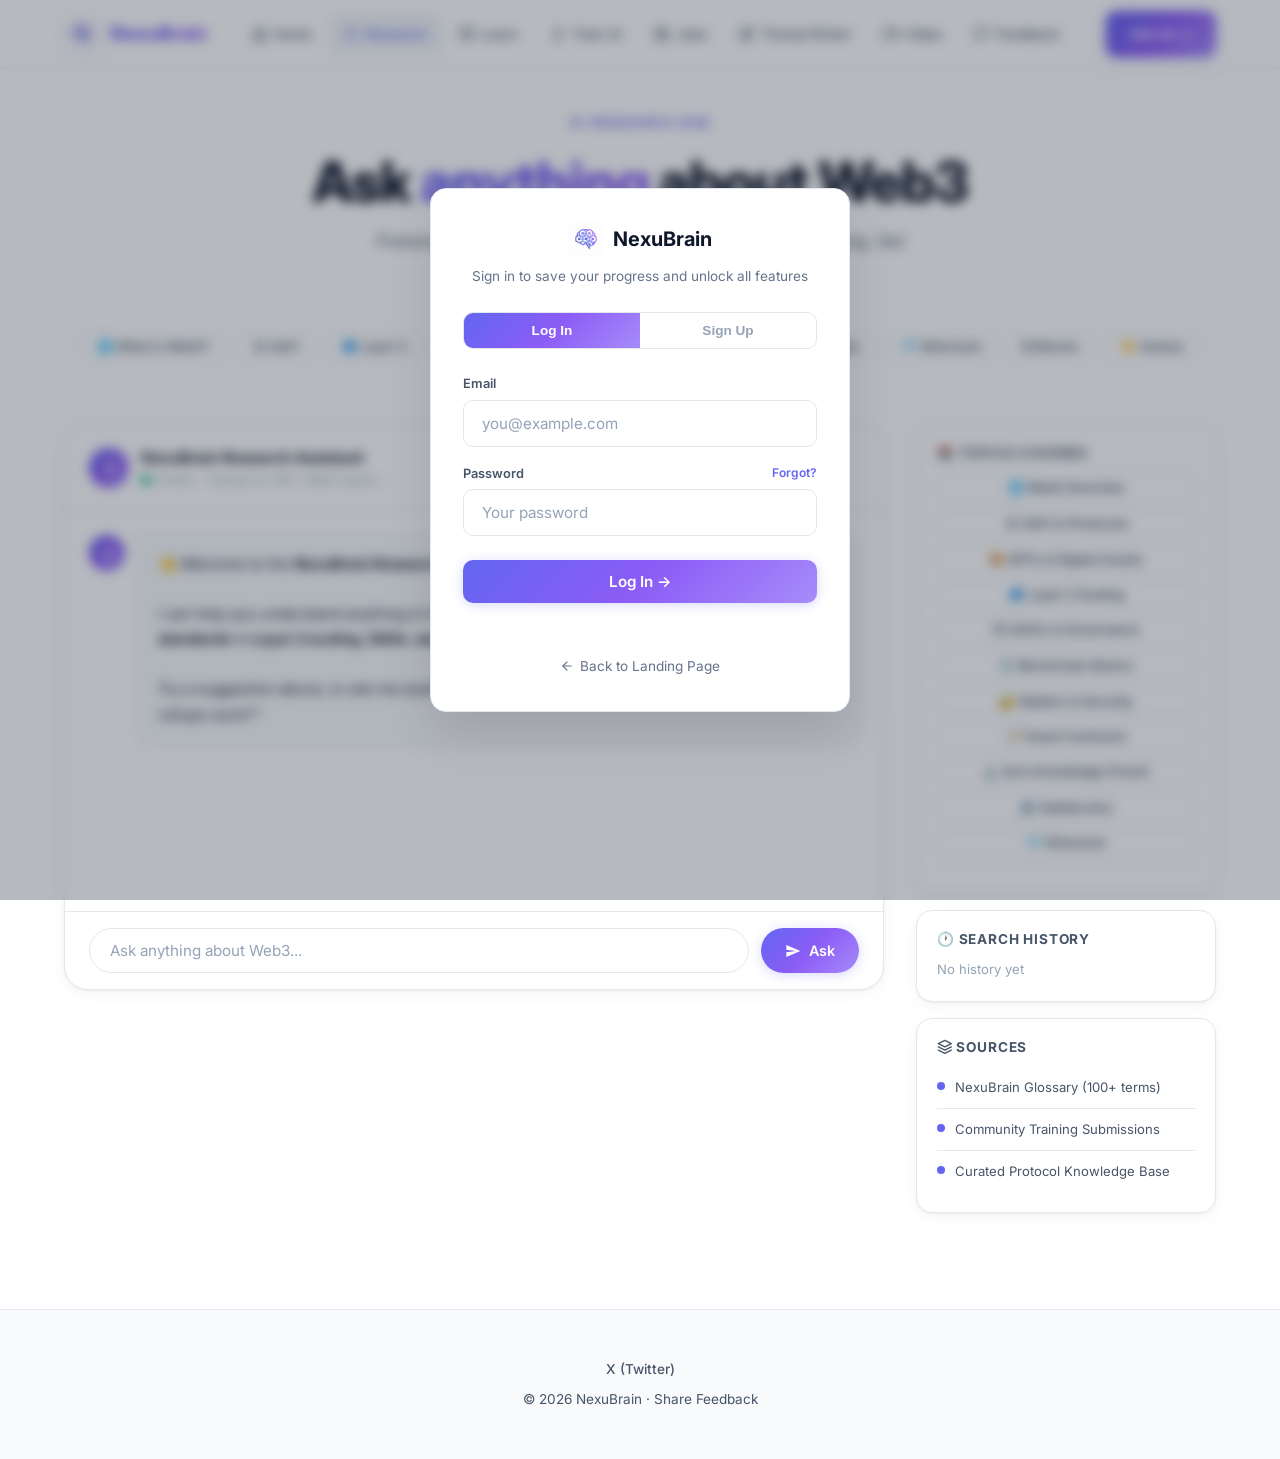
<file: research.html>
<!DOCTYPE html>
<html lang="en">

<head>
    <meta charset="UTF-8" />
    <meta name="viewport" content="width=device-width, initial-scale=1.0" />
    <link rel="icon" type="image/png" href="assets/favicon.png">
    <title>AI Research Hub — NexuBrain</title>
    <meta name="description" content="Ask AI anything about Web3 — DeFi, NFTs, Layer 2, DAOs, wallets, and more." />
    <link rel="stylesheet" href="css/global.css" />
    <link rel="stylesheet" href="css/components.css" />
    <style>
        .research-layout {
            display: grid;
            grid-template-columns: 1fr 300px;
            gap: 2rem;
            align-items: start;
        }

        .sidebar {
            position: sticky;
            top: 88px;
        }

        .sidebar-card {
            padding: 1.25rem;
            margin-bottom: 1rem;
        }

        .sidebar-card h4 {
            font-size: 0.85rem;
            font-weight: 700;
            margin-bottom: 0.75rem;
            color: var(--text-secondary);
            text-transform: uppercase;
            letter-spacing: 0.06em;
        }

        .source-item {
            display: flex;
            gap: 0.6rem;
            padding: 0.6rem 0;
            border-bottom: 1px solid var(--border);
            font-size: 0.82rem;
        }

        .source-item:last-child {
            border-bottom: none;
        }

        .source-dot {
            width: 8px;
            height: 8px;
            border-radius: 50%;
            background: var(--purple-1);
            margin-top: 5px;
            flex-shrink: 0;
        }

        @media(max-width:900px) {
            .research-layout {
                grid-template-columns: 1fr;
            }

            .sidebar {
                position: static;
            }
        }
    </style>

</head>

<body>

    <nav class="navbar">
        <div class="navbar-inner">
            <a href="app.html" class="navbar-brand">
                <div class="brand-icon"><img src="assets/nexubrain_logo.png" alt="NexuBrain"></div>
                <span>NexuBrain</span>
            </a>
            <ul class="navbar-links">
                <li><a href="app.html"><svg class="emoji-icon" viewBox="0 0 24 24" fill="none" stroke="currentColor" stroke-width="2" stroke-linecap="round" stroke-linejoin="round"><path d="M3 9l9-7 9 7v11a2 2 0 0 1-2 2H5a2 2 0 0 1-2-2z"/><polyline points="9 22 9 12 15 12 15 22"/></svg>
                        Home</a></li>
                <li><a href="research.html"><svg class="emoji-icon" viewBox="0 0 24 24" fill="none" stroke="currentColor" stroke-width="2" stroke-linecap="round" stroke-linejoin="round"><circle cx="11" cy="11" r="8"/><line x1="21" y1="21" x2="16.65" y2="16.65"/></svg> Research</a></li>
                <li><a href="learn.html"><svg class="emoji-icon" viewBox="0 0 24 24" fill="none" stroke="currentColor" stroke-width="2" stroke-linecap="round" stroke-linejoin="round"><path d="M2 3h6a4 4 0 0 1 4 4v14a3 3 0 0 0-3-3H2z"/><path d="M22 3h-6a4 4 0 0 0-4 4v14a3 3 0 0 1 3-3h7z"/></svg>
                        Learn</a></li>
                <li><a href="train.html"><svg class="emoji-icon" viewBox="0 0 24 24" fill="none" stroke="currentColor" stroke-width="2" stroke-linecap="round" stroke-linejoin="round"><path d="M12 2a4 4 0 0 1 4 4c0 1.95-1.4 3.58-3.25 3.93L12 10v2"/><circle cx="12" cy="16" r="2"/><path d="M12 18v2"/><path d="M7 20h10"/><path d="M5 8h2"/><path d="M17 8h2"/></svg> Train AI</a></li>
                <li><a href="jobs.html"><svg class="emoji-icon" viewBox="0 0 24 24" fill="none" stroke="currentColor" stroke-width="2" stroke-linecap="round" stroke-linejoin="round"><rect x="2" y="7" width="20" height="14" rx="2" ry="2"/><path d="M16 21V5a2 2 0 0 0-2-2h-4a2 2 0 0 0-2 2v16"/></svg>
                        Jobs</a></li>
                <li><a href="tweet.html"><svg class="emoji-icon" viewBox="0 0 24 24" fill="none" stroke="currentColor" stroke-width="2" stroke-linecap="round" stroke-linejoin="round"><path d="M11 4H4a2 2 0 0 0-2 2v14a2 2 0 0 0 2 2h14a2 2 0 0 0 2-2v-7"/><path d="M18.5 2.5a2.121 2.121 0 0 1 3 3L12 15l-4 1 1-4 9.5-9.5z"/></svg> Thread Writer</a></li>
                <li><a href="video.html"><svg class="emoji-icon" viewBox="0 0 24 24" fill="none" stroke="currentColor" stroke-width="2" stroke-linecap="round" stroke-linejoin="round"><polygon points="23 7 16 12 23 17 23 7"/><rect x="1" y="5" width="15" height="14" rx="2" ry="2"/></svg> Video</a></li>
                <li><a href="feedback.html"><svg class="emoji-icon" viewBox="0 0 24 24" fill="none" stroke="currentColor" stroke-width="2" stroke-linecap="round" stroke-linejoin="round"><path d="M21 15a2 2 0 0 1-2 2H7l-4 4V5a2 2 0 0 1 2-2h14a2 2 0 0 1 2 2z"/></svg> Feedback</a></li>
            </ul>
            <div class="navbar-cta">
                <a href="research.html" class="btn btn-primary">Ask AI →</a>
                <button class="hamburger" id="hamburger"><span></span><span></span><span></span></button>
            </div>
        </div>
        <div class="mobile-menu" id="mobile-menu">
            <a href="app.html"><svg class="emoji-icon" viewBox="0 0 24 24" fill="none" stroke="currentColor" stroke-width="2" stroke-linecap="round" stroke-linejoin="round"><path d="M3 9l9-7 9 7v11a2 2 0 0 1-2 2H5a2 2 0 0 1-2-2z"/><polyline points="9 22 9 12 15 12 15 22"/></svg> Home</a>
            <a href="research.html"><svg class="emoji-icon" viewBox="0 0 24 24" fill="none" stroke="currentColor" stroke-width="2" stroke-linecap="round" stroke-linejoin="round"><circle cx="11" cy="11" r="8"/><line x1="21" y1="21" x2="16.65" y2="16.65"/></svg>
                Research</a>
            <a href="learn.html"><svg class="emoji-icon" viewBox="0 0 24 24" fill="none" stroke="currentColor" stroke-width="2" stroke-linecap="round" stroke-linejoin="round"><path d="M2 3h6a4 4 0 0 1 4 4v14a3 3 0 0 0-3-3H2z"/><path d="M22 3h-6a4 4 0 0 0-4 4v14a3 3 0 0 1 3-3h7z"/></svg>
                Learn</a>
            <a href="train.html"><svg class="emoji-icon" viewBox="0 0 24 24" fill="none" stroke="currentColor" stroke-width="2" stroke-linecap="round" stroke-linejoin="round"><path d="M12 2a4 4 0 0 1 4 4c0 1.95-1.4 3.58-3.25 3.93L12 10v2"/><circle cx="12" cy="16" r="2"/><path d="M12 18v2"/><path d="M7 20h10"/><path d="M5 8h2"/><path d="M17 8h2"/></svg> Train
                AI</a>
            <a href="jobs.html"><svg class="emoji-icon" viewBox="0 0 24 24" fill="none" stroke="currentColor" stroke-width="2" stroke-linecap="round" stroke-linejoin="round"><rect x="2" y="7" width="20" height="14" rx="2" ry="2"/><path d="M16 21V5a2 2 0 0 0-2-2h-4a2 2 0 0 0-2 2v16"/></svg> Jobs</a>
            <a href="tweet.html"><svg class="emoji-icon" viewBox="0 0 24 24" fill="none" stroke="currentColor" stroke-width="2" stroke-linecap="round" stroke-linejoin="round"><path d="M11 4H4a2 2 0 0 0-2 2v14a2 2 0 0 0 2 2h14a2 2 0 0 0 2-2v-7"/><path d="M18.5 2.5a2.121 2.121 0 0 1 3 3L12 15l-4 1 1-4 9.5-9.5z"/></svg>
                Thread Writer</a>
            <a href="video.html"><svg class="emoji-icon" viewBox="0 0 24 24" fill="none" stroke="currentColor" stroke-width="2" stroke-linecap="round" stroke-linejoin="round"><polygon points="23 7 16 12 23 17 23 7"/><rect x="1" y="5" width="15" height="14" rx="2" ry="2"/></svg> Video</a>
            <a href="feedback.html"><svg class="emoji-icon" viewBox="0 0 24 24" fill="none" stroke="currentColor" stroke-width="2" stroke-linecap="round" stroke-linejoin="round"><path d="M21 15a2 2 0 0 1-2 2H7l-4 4V5a2 2 0 0 1 2-2h14a2 2 0 0 1 2 2z"/></svg>
                Feedback</a>
        </div>
    </nav>

    

    <div class="page-header">
        <div class="eyebrow"> AI Research Hub</div>
        <h1>Ask <span class="grad-text">anything</span> about Web3</h1>
        <p>Powered by curated Web3 knowledge and community training. Get structured, sourced answers
            instantly.</p>
    </div>

    <!-- Suggestion chips -->
    <div class="container" style="margin-bottom:1.5rem;position:relative;z-index:1">
        <div class="chip-group" style="justify-content:center;flex-wrap:wrap">
            <button class="chip suggestion-chip" data-q="What is Web3?">🌐 What is Web3?</button>
            <button class="chip suggestion-chip" data-q="What is DeFi?"><svg class="emoji-icon" viewBox="0 0 24 24" fill="none" stroke="currentColor" stroke-width="2" stroke-linecap="round" stroke-linejoin="round"><polygon points="13 2 3 14 12 14 11 22 21 10 12 10 13 2"/></svg> DeFi</button>
            <button class="chip suggestion-chip" data-q="Explain Layer 2 scaling">🔷 Layer 2</button>
            <button class="chip suggestion-chip" data-q="How do NFTs work?">🎨 NFTs</button>
            <button class="chip suggestion-chip" data-q="What is a DAO?"><svg class="emoji-icon" viewBox="0 0 24 24" fill="none" stroke="currentColor" stroke-width="2" stroke-linecap="round" stroke-linejoin="round"><path d="M17 21v-2a4 4 0 0 0-4-4H5a4 4 0 0 0-4 4v2"/><circle cx="9" cy="7" r="4"/><path d="M23 21v-2a4 4 0 0 0-3-3.87"/><path d="M16 3.13a4 4 0 0 1 0 7.75"/></svg> DAOs</button>
            <button class="chip suggestion-chip" data-q="Explain ZK rollups">🔬 ZK Rollups</button>
            <button class="chip suggestion-chip" data-q="What is blockchain?">⛓️ Blockchain</button>
            <button class="chip suggestion-chip" data-q="What is Ethereum?">💎 Ethereum</button>
            <button class="chip suggestion-chip" data-q="What is Bitcoin?">₿ Bitcoin</button>
            <button class="chip suggestion-chip" data-q="What is Solana?">☀️ Solana</button>
            <button class="chip suggestion-chip" data-q="What is impermanent loss?">📉 Impermanent
                Loss</button>
            <button class="chip suggestion-chip" data-q="What are stablecoins?">🏦 Stablecoins</button>
        </div>
    </div>

    <div class="container section" style="padding-top:0;position:relative;z-index:1">
        <div class="research-layout">
            <!-- Main chat -->
            <div>
                <div class="ai-chat-wrap">
                    <div class="ai-chat-header">
                        <div class="ai-avatar" style="width:40px;height:40px"><svg class="emoji-icon" viewBox="0 0 24 24" fill="none" stroke="currentColor" stroke-width="2" stroke-linecap="round" stroke-linejoin="round"><path d="M12 2a4 4 0 0 1 4 4c0 1.95-1.4 3.58-3.25 3.93L12 10v2"/><circle cx="12" cy="16" r="2"/><path d="M12 18v2"/><path d="M7 20h10"/><path d="M5 8h2"/><path d="M17 8h2"/></svg>
                        </div>
                        <div>
                            <div style="font-weight:700;font-size:0.95rem">NexuBrain Research Assistant
                            </div>
                            <div
                                style="font-size:0.78rem;color:var(--text-muted);display:flex;align-items:center;gap:0.4rem">
                                <div class="ai-status-dot"></div> Online · Trained on 100+ Web3 topics
                            </div>
                        </div>
                    </div>
                    <div class="ai-chat-body" id="chat-body">
                        <!-- Welcome message -->
                        <div class="ai-message">
                            <div class="ai-avatar"><svg class="emoji-icon" viewBox="0 0 24 24" fill="none" stroke="currentColor" stroke-width="2" stroke-linecap="round" stroke-linejoin="round"><path d="M12 2a4 4 0 0 1 4 4c0 1.95-1.4 3.58-3.25 3.93L12 10v2"/><circle cx="12" cy="16" r="2"/><path d="M12 18v2"/><path d="M7 20h10"/><path d="M5 8h2"/><path d="M17 8h2"/></svg></div>
                            <div class="ai-bubble">
                                👋 Welcome to the <strong>NexuBrain Research Hub</strong>!<br><br>
                                I can help you understand anything in the Web3 ecosystem — from <strong>DeFi
                                    protocols</strong> and <strong>NFT standards</strong> to <strong>Layer 2
                                    scaling</strong>, <strong>DAOs</strong>, <strong>wallets</strong>, and
                                blockchain
                                fundamentals.<br><br>
                                Try a suggestion above, or ask me anything like <em>"What is impermanent
                                    loss?"</em> or
                                <em>"How do ZK rollups work?"</em>
                            </div>
                        </div>
                    </div>
                    <div class="ai-input-row">
                        <input class="input" id="chat-input" type="text" placeholder="Ask anything about Web3..."
                            autocomplete="off" />
                        <button class="btn btn-primary" id="send-btn">
                            <svg width="16" height="16" viewBox="0 0 24 24" fill="currentColor">
                                <path d="M2 21L23 12 2 3v7l15 2-15 2v7z" />
                            </svg>
                            Ask
                        </button>
                    </div>
                </div>
            </div>

            <!-- Sidebar -->
            <div class="sidebar">
                <div class="card sidebar-card">
                    <h4>📚 Topics Covered</h4>
                    <div style="display:flex;flex-direction:column;gap:0.35rem;max-height:400px;overflow-y:auto">
                        <button class="chip suggestion-chip text-left"
                            style="border-radius:var(--radius-sm);justify-content:flex-start" data-q="What is Web3?">🌐
                            Web3 Overview</button>
                        <button class="chip suggestion-chip text-left"
                            style="border-radius:var(--radius-sm);justify-content:flex-start"
                            data-q="What is DeFi?"><svg class="emoji-icon" viewBox="0 0 24 24" fill="none" stroke="currentColor" stroke-width="2" stroke-linecap="round" stroke-linejoin="round"><polygon points="13 2 3 14 12 14 11 22 21 10 12 10 13 2"/></svg>
                            DeFi & Protocols</button>
                        <button class="chip suggestion-chip text-left"
                            style="border-radius:var(--radius-sm);justify-content:flex-start"
                            data-q="How do NFTs work?">🎨 NFTs & Digital Assets</button>
                        <button class="chip suggestion-chip text-left"
                            style="border-radius:var(--radius-sm);justify-content:flex-start"
                            data-q="Explain Layer 2 scaling">🔷 Layer 2 Scaling</button>
                        <button class="chip suggestion-chip text-left"
                            style="border-radius:var(--radius-sm);justify-content:flex-start"
                            data-q="What is a DAO?"><svg class="emoji-icon" viewBox="0 0 24 24" fill="none" stroke="currentColor" stroke-width="2" stroke-linecap="round" stroke-linejoin="round"><path d="M17 21v-2a4 4 0 0 0-4-4H5a4 4 0 0 0-4 4v2"/><circle cx="9" cy="7" r="4"/><path d="M23 21v-2a4 4 0 0 0-3-3.87"/><path d="M16 3.13a4 4 0 0 1 0 7.75"/></svg> DAOs & Governance</button>
                        <button class="chip suggestion-chip text-left"
                            style="border-radius:var(--radius-sm);justify-content:flex-start"
                            data-q="What is blockchain?">⛓️ Blockchain Basics</button>
                        <button class="chip suggestion-chip text-left"
                            style="border-radius:var(--radius-sm);justify-content:flex-start"
                            data-q="What is wallet security?">🔐 Wallets & Security</button>
                        <button class="chip suggestion-chip text-left"
                            style="border-radius:var(--radius-sm);justify-content:flex-start"
                            data-q="What are smart contracts?">📝 Smart Contracts</button>
                        <button class="chip suggestion-chip text-left"
                            style="border-radius:var(--radius-sm);justify-content:flex-start"
                            data-q="Explain ZK rollups">🔬 Zero-Knowledge Proofs</button>
                        <button class="chip suggestion-chip text-left"
                            style="border-radius:var(--radius-sm);justify-content:flex-start"
                            data-q="What are stablecoins?">🏦 Stablecoins</button>
                        <button class="chip suggestion-chip text-left"
                            style="border-radius:var(--radius-sm);justify-content:flex-start"
                            data-q="What is Ethereum?">💎 Ethereum</button>
                        <button class="chip suggestion-chip text-left"
                            style="border-radius:var(--radius-sm);justify-content:flex-start"
                            data-q="What is Bitcoin?">₿ Bitcoin</button>
                        <button class="chip suggestion-chip text-left"
                            style="border-radius:var(--radius-sm);justify-content:flex-start"
                            data-q="What is Solana?">☀️ Solana</button>
                        <button class="chip suggestion-chip text-left"
                            style="border-radius:var(--radius-sm);justify-content:flex-start"
                            data-q="What is impermanent loss?">📉 Impermanent Loss</button>
                        <button class="chip suggestion-chip text-left"
                            style="border-radius:var(--radius-sm);justify-content:flex-start"
                            data-q="What are gas fees?">⛽ Gas Fees</button>
                    </div>
                </div>

                <div class="card sidebar-card">
                    <h4>🕐 Search History</h4>
                    <div id="search-history" style="display:flex;flex-direction:column;gap:0.35rem">
                        <span style="color:var(--text-muted);font-size:0.82rem">No history yet</span>
                    </div>
                </div>

                <div class="card sidebar-card">
                    <h4><svg class="emoji-icon" viewBox="0 0 24 24" fill="none" stroke="currentColor" stroke-width="2" stroke-linecap="round" stroke-linejoin="round"><polygon points="12 2 2 7 12 12 22 7 12 2"/><polyline points="2 17 12 22 22 17"/><polyline points="2 12 12 17 22 12"/></svg>
                        Sources</h4>
                    <div class="source-item">
                        <div class="source-dot"></div><a href="learn.html"
                            style="color:var(--text-secondary);font-size:0.82rem">NexuBrain Glossary (100+
                            terms)</a>
                    </div>
                    <div class="source-item">
                        <div class="source-dot"></div><span style="color:var(--text-secondary)">Community
                            Training
                            Submissions</span>
                    </div>
                    <div class="source-item">
                        <div class="source-dot"></div><span style="color:var(--text-secondary)">Curated
                            Protocol
                            Knowledge Base</span>
                    </div>
                </div>
            </div>
        </div>
    </div>

    <footer>
        <div class="container">
            <div style="margin-bottom: 0.5rem;">
                <a href="https://x.com/NexuBrain" target="_blank" style="color: var(--text-secondary); text-decoration: none; font-size: 0.85rem; font-weight: 500;">X (Twitter)</a>
            </div>
            <p>© 2026 NexuBrain · <a href="feedback.html">Share Feedback</a></p>
        </div>
    </footer>

    <div id="toast-container"></div>
    <script src="js/store.js"></script>
    <script src="js/auth.js"></script>
    <script src="js/router.js"></script>
    <script src="js/research.js"></script>
</body>

</html>
</file>
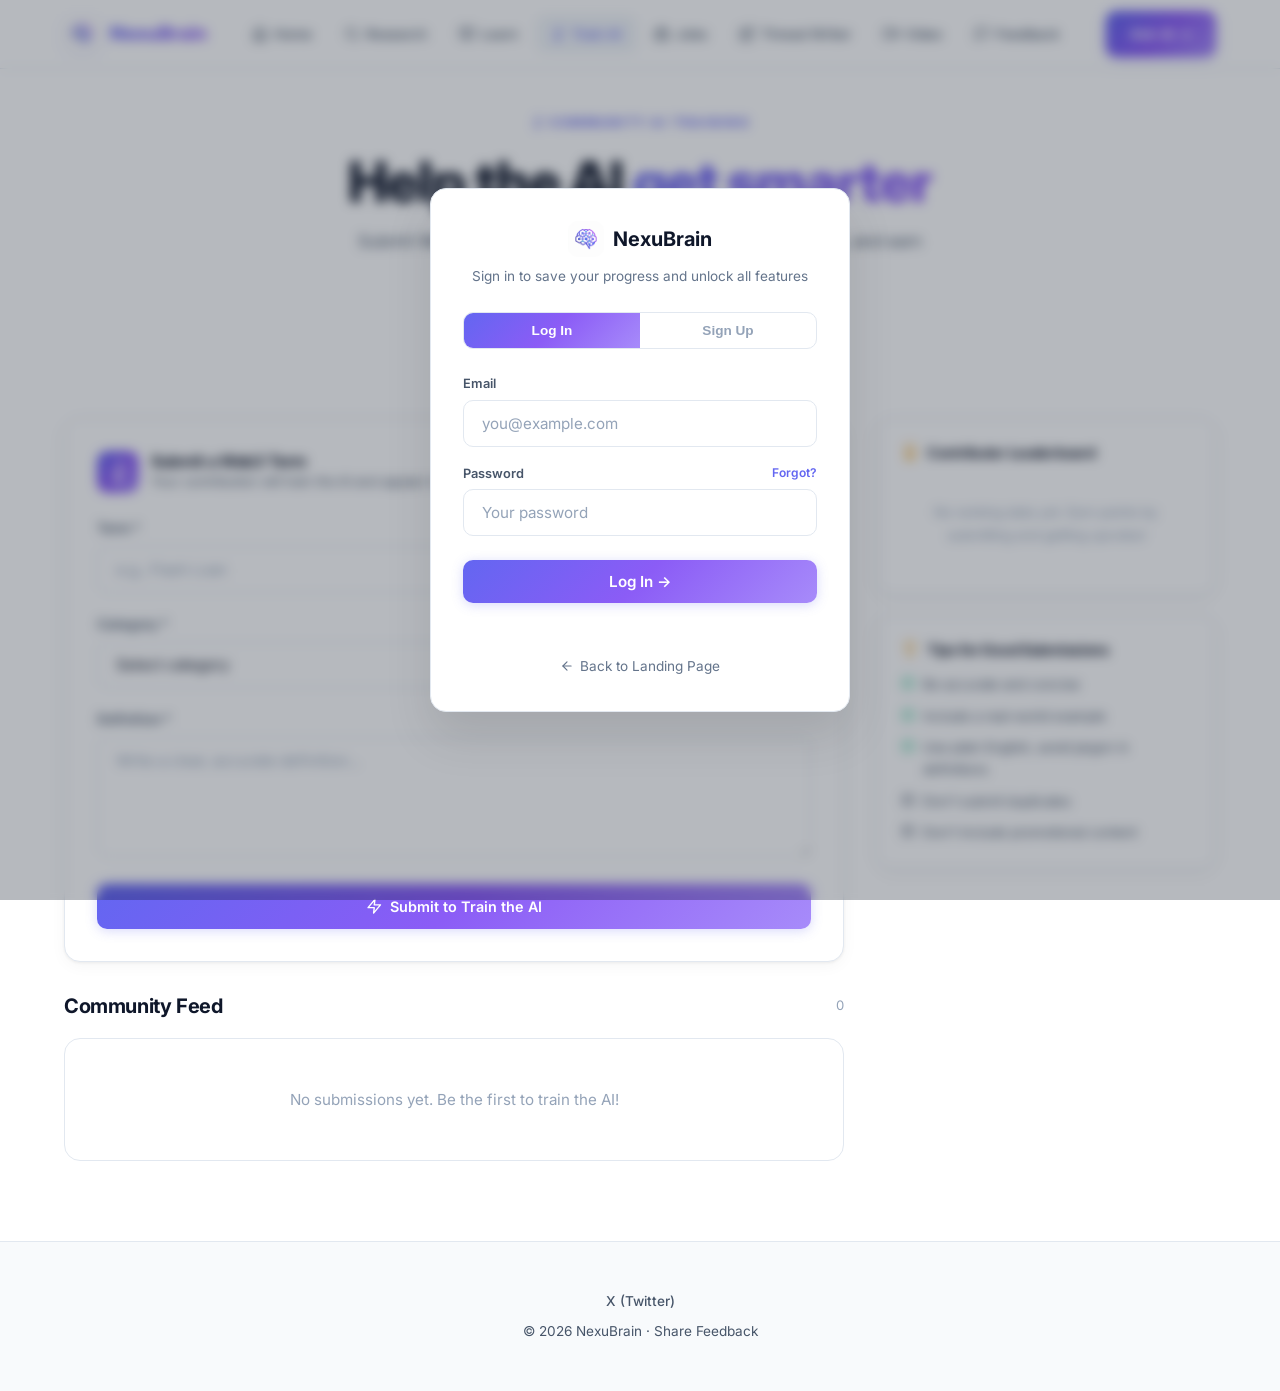
<file: train.html>
<!DOCTYPE html>
<html lang="en">

<head>
    <meta charset="UTF-8" />
    <meta name="viewport" content="width=device-width, initial-scale=1.0" />
    <link rel="icon" type="image/png" href="assets/favicon.png">
    <title>Train the AI — NexuBrain</title>
    <meta name="description"
        content="Submit Web3 knowledge to train our AI model. Earn points, upvote contributions, climb the leaderboard." />
    <link rel="stylesheet" href="css/global.css" />
    <link rel="stylesheet" href="css/components.css" />
    <style>
        .train-layout {
            display: grid;
            grid-template-columns: 1fr 340px;
            gap: 2rem;
            align-items: start;
        }

        .train-form-card {
            padding: 2rem;
        }

        .form-row {
            margin-bottom: 1.25rem;
        }

        .form-grid-2 {
            display: grid;
            grid-template-columns: 1fr 1fr;
            gap: 1rem;
        }

        @media(max-width:900px) {
            .train-layout {
                grid-template-columns: 1fr;
            }

            .form-grid-2 {
                grid-template-columns: 1fr;
            }
        }
    </style>

</head>

<body>

    <nav class="navbar">
        <div class="navbar-inner">
            <a href="app.html" class="navbar-brand">
                <div class="brand-icon"><img src="assets/nexubrain_logo.png" alt="NexuBrain"></div>
                <span>NexuBrain</span>
            </a>
            <ul class="navbar-links">
                <li><a href="app.html"><svg class="emoji-icon" viewBox="0 0 24 24" fill="none" stroke="currentColor" stroke-width="2" stroke-linecap="round" stroke-linejoin="round"><path d="M3 9l9-7 9 7v11a2 2 0 0 1-2 2H5a2 2 0 0 1-2-2z"/><polyline points="9 22 9 12 15 12 15 22"/></svg>
                        Home</a></li>
                <li><a href="research.html"><svg class="emoji-icon" viewBox="0 0 24 24" fill="none" stroke="currentColor" stroke-width="2" stroke-linecap="round" stroke-linejoin="round"><circle cx="11" cy="11" r="8"/><line x1="21" y1="21" x2="16.65" y2="16.65"/></svg> Research</a></li>
                <li><a href="learn.html"><svg class="emoji-icon" viewBox="0 0 24 24" fill="none" stroke="currentColor" stroke-width="2" stroke-linecap="round" stroke-linejoin="round"><path d="M2 3h6a4 4 0 0 1 4 4v14a3 3 0 0 0-3-3H2z"/><path d="M22 3h-6a4 4 0 0 0-4 4v14a3 3 0 0 1 3-3h7z"/></svg>
                        Learn</a></li>
                <li><a href="train.html"><svg class="emoji-icon" viewBox="0 0 24 24" fill="none" stroke="currentColor" stroke-width="2" stroke-linecap="round" stroke-linejoin="round"><path d="M12 2a4 4 0 0 1 4 4c0 1.95-1.4 3.58-3.25 3.93L12 10v2"/><circle cx="12" cy="16" r="2"/><path d="M12 18v2"/><path d="M7 20h10"/><path d="M5 8h2"/><path d="M17 8h2"/></svg> Train AI</a></li>
                <li><a href="jobs.html"><svg class="emoji-icon" viewBox="0 0 24 24" fill="none" stroke="currentColor" stroke-width="2" stroke-linecap="round" stroke-linejoin="round"><rect x="2" y="7" width="20" height="14" rx="2" ry="2"/><path d="M16 21V5a2 2 0 0 0-2-2h-4a2 2 0 0 0-2 2v16"/></svg>
                        Jobs</a></li>
                <li><a href="tweet.html"><svg class="emoji-icon" viewBox="0 0 24 24" fill="none" stroke="currentColor" stroke-width="2" stroke-linecap="round" stroke-linejoin="round"><path d="M11 4H4a2 2 0 0 0-2 2v14a2 2 0 0 0 2 2h14a2 2 0 0 0 2-2v-7"/><path d="M18.5 2.5a2.121 2.121 0 0 1 3 3L12 15l-4 1 1-4 9.5-9.5z"/></svg> Thread Writer</a></li>
                <li><a href="video.html"><svg class="emoji-icon" viewBox="0 0 24 24" fill="none" stroke="currentColor" stroke-width="2" stroke-linecap="round" stroke-linejoin="round"><polygon points="23 7 16 12 23 17 23 7"/><rect x="1" y="5" width="15" height="14" rx="2" ry="2"/></svg> Video</a></li>
                <li><a href="feedback.html"><svg class="emoji-icon" viewBox="0 0 24 24" fill="none" stroke="currentColor" stroke-width="2" stroke-linecap="round" stroke-linejoin="round"><path d="M21 15a2 2 0 0 1-2 2H7l-4 4V5a2 2 0 0 1 2-2h14a2 2 0 0 1 2 2z"/></svg> Feedback</a></li>
            </ul>
            <div class="navbar-cta">
                <a href="research.html" class="btn btn-primary">Ask AI →</a>
                <button class="hamburger" id="hamburger"><span></span><span></span><span></span></button>
            </div>
        </div>
        <div class="mobile-menu" id="mobile-menu">
            <a href="app.html"><svg class="emoji-icon" viewBox="0 0 24 24" fill="none" stroke="currentColor" stroke-width="2" stroke-linecap="round" stroke-linejoin="round"><path d="M3 9l9-7 9 7v11a2 2 0 0 1-2 2H5a2 2 0 0 1-2-2z"/><polyline points="9 22 9 12 15 12 15 22"/></svg> Home</a>
            <a href="research.html"><svg class="emoji-icon" viewBox="0 0 24 24" fill="none" stroke="currentColor" stroke-width="2" stroke-linecap="round" stroke-linejoin="round"><circle cx="11" cy="11" r="8"/><line x1="21" y1="21" x2="16.65" y2="16.65"/></svg>
                Research</a>
            <a href="learn.html"><svg class="emoji-icon" viewBox="0 0 24 24" fill="none" stroke="currentColor" stroke-width="2" stroke-linecap="round" stroke-linejoin="round"><path d="M2 3h6a4 4 0 0 1 4 4v14a3 3 0 0 0-3-3H2z"/><path d="M22 3h-6a4 4 0 0 0-4 4v14a3 3 0 0 1 3-3h7z"/></svg>
                Learn</a>
            <a href="train.html"><svg class="emoji-icon" viewBox="0 0 24 24" fill="none" stroke="currentColor" stroke-width="2" stroke-linecap="round" stroke-linejoin="round"><path d="M12 2a4 4 0 0 1 4 4c0 1.95-1.4 3.58-3.25 3.93L12 10v2"/><circle cx="12" cy="16" r="2"/><path d="M12 18v2"/><path d="M7 20h10"/><path d="M5 8h2"/><path d="M17 8h2"/></svg> Train
                AI</a>
            <a href="jobs.html"><svg class="emoji-icon" viewBox="0 0 24 24" fill="none" stroke="currentColor" stroke-width="2" stroke-linecap="round" stroke-linejoin="round"><rect x="2" y="7" width="20" height="14" rx="2" ry="2"/><path d="M16 21V5a2 2 0 0 0-2-2h-4a2 2 0 0 0-2 2v16"/></svg> Jobs</a>
            <a href="tweet.html"><svg class="emoji-icon" viewBox="0 0 24 24" fill="none" stroke="currentColor" stroke-width="2" stroke-linecap="round" stroke-linejoin="round"><path d="M11 4H4a2 2 0 0 0-2 2v14a2 2 0 0 0 2 2h14a2 2 0 0 0 2-2v-7"/><path d="M18.5 2.5a2.121 2.121 0 0 1 3 3L12 15l-4 1 1-4 9.5-9.5z"/></svg>
                Thread Writer</a>
            <a href="video.html"><svg class="emoji-icon" viewBox="0 0 24 24" fill="none" stroke="currentColor" stroke-width="2" stroke-linecap="round" stroke-linejoin="round"><polygon points="23 7 16 12 23 17 23 7"/><rect x="1" y="5" width="15" height="14" rx="2" ry="2"/></svg> Video</a>
            <a href="feedback.html"><svg class="emoji-icon" viewBox="0 0 24 24" fill="none" stroke="currentColor" stroke-width="2" stroke-linecap="round" stroke-linejoin="round"><path d="M21 15a2 2 0 0 1-2 2H7l-4 4V5a2 2 0 0 1 2-2h14a2 2 0 0 1 2 2z"/></svg>
                Feedback</a>
        </div>
    </nav>

    

    <div class="page-header">
        <div class="eyebrow"><svg class="emoji-icon" viewBox="0 0 24 24" fill="none" stroke="currentColor" stroke-width="2" stroke-linecap="round" stroke-linejoin="round"><path d="M12 2a4 4 0 0 1 4 4c0 1.95-1.4 3.58-3.25 3.93L12 10v2"/><circle cx="12" cy="16" r="2"/><path d="M12 18v2"/><path d="M7 20h10"/><path d="M5 8h2"/><path d="M17 8h2"/></svg> Community
            AI Training</div>
        <h1>Help the AI <span class="grad-text">get smarter</span></h1>
        <p>Submit Web3 terms & definitions, upvote quality contributions, and earn your place on the
            leaderboard.</p>
        <div style="display:flex;gap:2rem;justify-content:center;margin-top:1.5rem;flex-wrap:wrap">
            <div class="stat-item">
                <div class="stat-number" data-target="6" data-suffix="">0</div>
                <div class="stat-label">Submissions</div>
            </div>
            <div class="stat-item">
                <div class="stat-number" data-target="677" data-suffix="">0</div>
                <div class="stat-label">Total Votes</div>
            </div>
            <div class="stat-item">
                <div class="stat-number" data-target="92" data-suffix="%">0%</div>
                <div class="stat-label">Avg Confidence</div>
            </div>
        </div>
    </div>

    <div class="container section" style="padding-top:0;position:relative;z-index:1">
        <div class="train-layout">
            <!-- Left: form + feed -->
            <div>
                <!-- Submit form -->
                <div class="card train-form-card" style="margin-bottom:2rem">
                    <div style="display:flex;align-items:center;gap:0.75rem;margin-bottom:1.5rem">
                        <div
                            style="width:42px;height:42px;background:var(--grad-primary);border-radius:11px;display:flex;align-items:center;justify-content:center;color:white">
                            <svg width="24" height="24" viewBox="0 0 24 24" fill="none" stroke="currentColor" stroke-width="2" stroke-linecap="round" stroke-linejoin="round"><path d="M12 2a4 4 0 0 1 4 4c0 1.95-1.4 3.58-3.25 3.93L12 10v2"></path><circle cx="12" cy="16" r="2"></circle><path d="M12 18v2"></path><path d="M7 20h10"></path><path d="M5 8h2"></path><path d="M17 8h2"></path></svg>
                        </div>
                        <div>
                            <h3 style="font-size:1rem">Submit a Web3 Term</h3>
                            <p style="font-size:0.8rem">Your contribution will train the AI and appear in
                                the feed</p>
                        </div>
                    </div>
                    <form id="train-form">
                        <div class="form-grid-2">
                            <div class="form-row">
                                <label for="train-term">Term *</label>
                                <input class="input" id="train-term" type="text" placeholder="e.g., Flash Loan"
                                    required />
                            </div>
                            <div class="form-row">
                                <label for="train-author">Your Name</label>
                                <input class="input" id="train-author" type="text" placeholder="Anonymous" />
                            </div>
                        </div>
                        <div class="form-grid-2">
                            <div class="form-row">
                                <label for="train-cat">Category *</label>
                                <select class="input select" id="train-cat">
                                    <option value="">Select category</option>
                                </select>
                            </div>
                            <div class="form-row">
                                <label for="train-diff">Difficulty *</label>
                                <select class="input select" id="train-diff">
                                    <option value="">Select difficulty</option>
                                </select>
                            </div>
                        </div>
                        <div class="form-row">
                            <label for="train-def">Definition *</label>
                            <textarea class="input textarea" id="train-def" rows="4"
                                placeholder="Write a clear, accurate definition..." required></textarea>
                        </div>
                        <button type="submit" class="btn btn-primary"
                            style="width:100%;justify-content:center;padding:0.85rem">
                            <svg class="emoji-icon" viewBox="0 0 24 24" fill="none" stroke="currentColor" stroke-width="2" stroke-linecap="round" stroke-linejoin="round"><polygon points="13 2 3 14 12 14 11 22 21 10 12 10 13 2"/></svg>
                            Submit to Train the AI
                        </button>
                    </form>
                </div>

                <!-- Community feed -->
                <div style="display:flex;align-items:center;justify-content:space-between;margin-bottom:1.25rem">
                    <h2 style="font-size:1.25rem">Community Feed</h2>
                    <span style="font-size:0.82rem;color:var(--text-muted)" id="submit-count">0</span>
                </div>
                <div class="feed-grid" id="feed-grid"></div>
            </div>

            <!-- Right: leaderboard + tips -->
            <div style="position:sticky;top:88px">
                <div class="card" style="padding:1.5rem;margin-bottom:1.25rem">
                    <h4
                        style="font-size:0.9rem;font-weight:700;margin-bottom:1rem;display:flex;align-items:center;gap:0.5rem">
                        <svg width="18" height="18" viewBox="0 0 24 24" fill="none" stroke="currentColor" stroke-width="2" stroke-linecap="round" stroke-linejoin="round" style="color:var(--yellow-1)"><circle cx="12" cy="8" r="6"></circle><path d="M15.477 12.89 17 22l-5-3-5 3 1.523-9.11"></path></svg> Contributor Leaderboard</h4>
                    <div id="leaderboard-list" style="display:flex;flex-direction:column;gap:0.5rem"></div>
                </div>

                <div class="card" style="padding:1.5rem">
                    <h4 style="font-size:0.9rem;font-weight:700;margin-bottom:1rem;display:flex;align-items:center;gap:0.5rem">
                        <svg width="18" height="18" viewBox="0 0 24 24" fill="none" stroke="currentColor" stroke-width="2" stroke-linecap="round" stroke-linejoin="round" style="color:var(--yellow-1)"><path d="M15 14c.2-1 .7-1.7 1.5-2.5 1-.9 1.5-2.2 1.5-3.5A6 6 0 0 0 6 8c0 1 .2 2.2 1.5 3.5.7.9 1.3 1.5 1.5 2.5"></path><path d="M9 18h6"></path><path d="M10 22h4"></path></svg>
                        Tips for Good Submissions</h4>
                    <ul style="list-style:none;display:flex;flex-direction:column;gap:0.6rem">
                        <li style="font-size:0.83rem;color:var(--text-secondary);display:flex;gap:0.5rem;align-items:start">
                            <svg width="14" height="14" viewBox="0 0 24 24" fill="none" stroke="currentColor" stroke-width="2" stroke-linecap="round" stroke-linejoin="round" style="color:var(--green-1);flex-shrink:0;margin-top:2px"><path d="M22 11.08V12a10 10 0 1 1-5.93-9.14"></path><polyline points="22 4 12 14.01 9 11.01"></polyline></svg>
                            <span>Be accurate and concise</span>
                        </li>
                        <li style="font-size:0.83rem;color:var(--text-secondary);display:flex;gap:0.5rem;align-items:start">
                            <svg width="14" height="14" viewBox="0 0 24 24" fill="none" stroke="currentColor" stroke-width="2" stroke-linecap="round" stroke-linejoin="round" style="color:var(--green-1);flex-shrink:0;margin-top:2px"><path d="M22 11.08V12a10 10 0 1 1-5.93-9.14"></path><polyline points="22 4 12 14.01 9 11.01"></polyline></svg>
                            <span>Include a real-world example</span>
                        </li>
                        <li style="font-size:0.83rem;color:var(--text-secondary);display:flex;gap:0.5rem;align-items:start">
                            <svg width="14" height="14" viewBox="0 0 24 24" fill="none" stroke="currentColor" stroke-width="2" stroke-linecap="round" stroke-linejoin="round" style="color:var(--green-1);flex-shrink:0;margin-top:2px"><path d="M22 11.08V12a10 10 0 1 1-5.93-9.14"></path><polyline points="22 4 12 14.01 9 11.01"></polyline></svg>
                            <span>Use plain English, avoid jargon in definitions</span>
                        </li>
                        <li style="font-size:0.83rem;color:var(--text-secondary);display:flex;gap:0.5rem;align-items:start">
                            <svg width="14" height="14" viewBox="0 0 24 24" fill="none" stroke="currentColor" stroke-width="2" stroke-linecap="round" stroke-linejoin="round" style="color:var(--red-1);flex-shrink:0;margin-top:2px"><rect x="3" y="3" width="18" height="18" rx="2" ry="2"></rect><line x1="9" y1="9" x2="15" y2="15"></line><line x1="15" y1="9" x2="9" y2="15"></line></svg>
                            <span>Don't submit duplicates</span>
                        </li>
                        <li style="font-size:0.83rem;color:var(--text-secondary);display:flex;gap:0.5rem;align-items:start">
                            <svg width="14" height="14" viewBox="0 0 24 24" fill="none" stroke="currentColor" stroke-width="2" stroke-linecap="round" stroke-linejoin="round" style="color:var(--red-1);flex-shrink:0;margin-top:2px"><rect x="3" y="3" width="18" height="18" rx="2" ry="2"></rect><line x1="9" y1="9" x2="15" y2="15"></line><line x1="15" y1="9" x2="9" y2="15"></line></svg>
                            <span>Don't include promotional content</span>
                        </li>
                    </ul>
                </div>
            </div>
        </div>
    </div>

    <footer>
        <div class="container">
            <div style="margin-bottom: 0.5rem;">
                <a href="https://x.com/NexuBrain" target="_blank" style="color: var(--text-secondary); text-decoration: none; font-size: 0.85rem; font-weight: 500;">X (Twitter)</a>
            </div>
            <p>© 2026 NexuBrain · <a href="feedback.html">Share Feedback</a></p>
        </div>
    </footer>

    <div id="toast-container"></div>
    <script src="js/store.js"></script>
    <script src="js/auth.js"></script>
    <script src="js/router.js"></script>
    <script src="js/train.js"></script>
</body>

</html>
</file>
<file: css/global.css>
@import url('https://fonts.googleapis.com/css2?family=Inter:wght@300;400;500;600;700;800;900&family=JetBrains+Mono:wght@400;500&display=swap');

/* ─── Design Tokens ─────────────────────────────────────── */
:root {
  --bg-deep: #ffffff;
  --bg-dark: #f8fafc;
  --bg-card: #ffffff;
  --bg-card-hover: #f8fafc;
  --border: #e2e8f0;
  --border-glow: #c7d2fe;

  --purple-1: #6366f1;
  --purple-2: #4f46e5;
  --purple-3: #4338ca;
  --cyan-1: #0891b2;
  --cyan-2: #0e7490;
  --pink-1: #ec4899;
  --green-1: #10b981;
  --yellow-1: #f59e0b;
  --orange-1: #f97316;

  --grad-primary: linear-gradient(135deg, #6366f1 0%, #8b5cf6 50%, #a78bfa 100%);
  --grad-warm: linear-gradient(135deg, #f97316 0%, #ec4899 50%, #8b5cf6 100%);
  --grad-card: none;
  --grad-text: linear-gradient(135deg, #6366f1, #8b5cf6, #6366f1);
  --grad-border: linear-gradient(135deg, rgba(99, 102, 241, 0.3), rgba(139, 92, 246, 0.15));

  --text-primary: #0f172a;
  --text-secondary: #475569;
  --text-muted: #94a3b8;

  --radius-sm: 10px;
  --radius-md: 16px;
  --radius-lg: 24px;
  --radius-xl: 32px;

  --shadow-glow-purple: 0 4px 24px rgba(99, 102, 241, 0.12);
  --shadow-glow-cyan: 0 4px 24px rgba(8, 145, 178, 0.1);
  --shadow-card: 0 1px 3px rgba(0, 0, 0, 0.06), 0 4px 16px rgba(0, 0, 0, 0.04);
  --shadow-elevated: 0 8px 32px rgba(0, 0, 0, 0.08);

  --transition: 0.3s cubic-bezier(0.4, 0, 0.2, 1);
  --transition-fast: 0.15s cubic-bezier(0.4, 0, 0.2, 1);
  --font-main: 'Inter', system-ui, -apple-system, sans-serif;
  --font-mono: 'JetBrains Mono', monospace;
}

/* ─── Reset ──────────────────────────────────────────────── */
*,
*::before,
*::after {
  box-sizing: border-box;
  margin: 0;
  padding: 0;
}

html {
  scroll-behavior: smooth;
}

body {
  font-family: var(--font-main);
  background: var(--bg-deep);
  color: var(--text-primary);
  min-height: 100vh;
  line-height: 1.65;
  overflow-x: hidden;
  -webkit-font-smoothing: antialiased;
  -moz-osx-font-smoothing: grayscale;
}

/* ─── Scrollbar ──────────────────────────────────────────── */
::-webkit-scrollbar {
  width: 5px;
}

::-webkit-scrollbar-track {
  background: #f1f5f9;
}

::-webkit-scrollbar-thumb {
  background: #c7d2fe;
  border-radius: 99px;
}

::-webkit-scrollbar-thumb:hover {
  background: #a5b4fc;
}

/* ─── Typography ─────────────────────────────────────────── */
h1,
h2,
h3,
h4,
h5,
h6 {
  font-weight: 700;
  line-height: 1.2;
  letter-spacing: -0.02em;
  color: var(--text-primary);
}

h1 {
  font-size: clamp(2rem, 5vw, 3.5rem);
  font-weight: 800;
}

h2 {
  font-size: clamp(1.5rem, 3vw, 2.25rem);
}

h3 {
  font-size: 1.25rem;
}

p {
  color: var(--text-secondary);
}

a {
  color: var(--purple-1);
  text-decoration: none;
  transition: var(--transition);
}

a:hover {
  color: var(--purple-2);
}

.grad-text {
  background: var(--grad-text);
  background-size: 200% auto;
  -webkit-background-clip: text;
  -webkit-text-fill-color: transparent;
  background-clip: text;
  animation: gradient-shift 4s ease infinite;
}

/* ─── Inline SVG icons ───────────────────────────────────── */
.emoji-icon {
  width: 1.15em;
  height: 1.15em;
  vertical-align: -0.2em;
  display: inline-block;
  flex-shrink: 0;
}

/* ─── Layout helpers ─────────────────────────────────────── */
.container {
  max-width: 1200px;
  margin-inline: auto;
  padding-inline: 1.5rem;
}

.section {
  padding-block: 5rem;
  position: relative;
  z-index: 1;
}

.flex {
  display: flex;
}

.grid {
  display: grid;
}

.gap-1 {
  gap: 0.5rem;
}

.gap-2 {
  gap: 1rem;
}

.gap-3 {
  gap: 1.5rem;
}

.gap-4 {
  gap: 2rem;
}

.items-center {
  align-items: center;
}

.justify-between {
  justify-content: space-between;
}

.text-center {
  text-align: center;
}

/* ─── Cards ──────────────────────────────────────────────── */
.card {
  background: var(--bg-card);
  border: 1px solid var(--border);
  border-radius: var(--radius-md);
  box-shadow: var(--shadow-card);
  transition: var(--transition);
  position: relative;
}

.card:hover {
  border-color: #c7d2fe;
  box-shadow: var(--shadow-elevated);
  transform: translateY(-4px);
}

/* ─── Buttons ────────────────────────────────────────────── */
.btn {
  display: inline-flex;
  align-items: center;
  gap: 0.5rem;
  padding: 0.7rem 1.5rem;
  border-radius: var(--radius-sm);
  font-family: var(--font-main);
  font-size: 0.9rem;
  font-weight: 600;
  cursor: pointer;
  border: none;
  transition: var(--transition);
  white-space: nowrap;
  position: relative;
  overflow: hidden;
}

.btn-primary {
  background: var(--grad-primary);
  color: #fff;
  box-shadow: 0 2px 12px rgba(99, 102, 241, 0.25);
}

.btn-primary:hover {
  box-shadow: 0 6px 24px rgba(99, 102, 241, 0.35);
  transform: translateY(-2px) scale(1.02);
  color: #fff;
}

.btn-outline {
  background: transparent;
  color: var(--text-primary);
  border: 1px solid var(--border);
}

.btn-outline:hover {
  background: #f1f5f9;
  border-color: #c7d2fe;
  color: var(--purple-1);
}

.btn-ghost {
  background: #f8fafc;
  color: var(--text-secondary);
  border: 1px solid var(--border);
}

.btn-ghost:hover {
  background: #f1f5f9;
  color: var(--text-primary);
}

/* ─── Badges ─────────────────────────────────────────────── */
.badge {
  display: inline-flex;
  align-items: center;
  padding: 0.2rem 0.65rem;
  border-radius: 99px;
  font-size: 0.72rem;
  font-weight: 600;
  letter-spacing: 0.03em;
  text-transform: uppercase;
}

.badge-purple {
  background: #eef2ff;
  color: var(--purple-1);
  border: 1px solid #e0e7ff;
}

.badge-cyan {
  background: #ecfeff;
  color: var(--cyan-1);
  border: 1px solid #cffafe;
}

.badge-green {
  background: #ecfdf5;
  color: var(--green-1);
  border: 1px solid #d1fae5;
}

.badge-pink {
  background: #fdf2f8;
  color: var(--pink-1);
  border: 1px solid #fce7f3;
}

.badge-yellow {
  background: #fffbeb;
  color: #d97706;
  border: 1px solid #fef3c7;
}

/* ─── Form Elements ──────────────────────────────────────── */
.input,
.textarea,
.select {
  width: 100%;
  background: #ffffff;
  border: 1px solid var(--border);
  border-radius: var(--radius-sm);
  color: var(--text-primary);
  font-family: var(--font-main);
  font-size: 0.95rem;
  padding: 0.8rem 1.1rem;
  outline: none;
  transition: var(--transition);
}

.input:focus,
.textarea:focus,
.select:focus {
  border-color: var(--purple-1);
  box-shadow: 0 0 0 3px rgba(99, 102, 241, 0.1);
}

.input::placeholder,
.textarea::placeholder {
  color: var(--text-muted);
}

.textarea {
  resize: vertical;
  min-height: 120px;
}

.select {
  cursor: pointer;
  appearance: none;
}

label {
  display: block;
  font-size: 0.85rem;
  font-weight: 600;
  color: var(--text-secondary);
  margin-bottom: 0.4rem;
}

/* ─── Toast ──────────────────────────────────────────────── */
#toast-container {
  position: fixed;
  bottom: 2rem;
  right: 2rem;
  z-index: 9999;
  display: flex;
  flex-direction: column;
  gap: 0.75rem;
}

.toast {
  padding: 1rem 1.5rem;
  border-radius: var(--radius-sm);
  font-size: 0.9rem;
  font-weight: 500;
  animation: slideIn 0.3s ease, fadeOut 0.4s ease 2.8s forwards;
  max-width: 340px;
  display: flex;
  align-items: center;
  gap: 0.6rem;
  box-shadow: var(--shadow-elevated);
}

.toast.success {
  background: #ecfdf5;
  border: 1px solid #86efac;
  color: #166534;
}

.toast.error {
  background: #fef2f2;
  border: 1px solid #fca5a5;
  color: #991b1b;
}

.toast.info {
  background: #eef2ff;
  border: 1px solid #c7d2fe;
  color: #3730a3;
}

@keyframes slideIn {
  from {
    transform: translateX(120%);
    opacity: 0;
  }

  to {
    transform: translateX(0);
    opacity: 1;
  }
}

@keyframes fadeOut {
  to {
    opacity: 0;
    transform: translateX(120%);
  }
}

/* ─── Page header ────────────────────────────────────────── */
.page-header {
  padding: 7rem 0 3rem;
  text-align: center;
  position: relative;
  z-index: 1;
}

.page-header .eyebrow {
  font-size: 0.8rem;
  font-weight: 700;
  letter-spacing: 0.12em;
  text-transform: uppercase;
  color: var(--purple-1);
  margin-bottom: 1rem;
}

.page-header p {
  max-width: 600px;
  margin-inline: auto;
  margin-top: 0.75rem;
  font-size: 1.05rem;
}

/* ─── Section labels ─────────────────────────────────────── */
.section-label {
  display: inline-flex;
  align-items: center;
  gap: 0.4rem;
  font-size: 0.78rem;
  font-weight: 700;
  letter-spacing: 0.1em;
  text-transform: uppercase;
  color: var(--purple-1);
  margin-bottom: 0.75rem;
}

/* ─── Dividers ───────────────────────────────────────────── */
.divider {
  height: 1px;
  background: var(--border);
  border: none;
  margin-block: 1.5rem;
}

/* ─── Animations ─────────────────────────────────────────── */
@keyframes float {

  0%,
  100% {
    transform: translateY(0px);
  }

  50% {
    transform: translateY(-20px);
  }
}

@keyframes glow-pulse {

  0%,
  100% {
    opacity: 0.7;
  }

  50% {
    opacity: 1;
  }
}

@keyframes spin-slow {
  to {
    transform: rotate(360deg);
  }
}

@keyframes blink {

  0%,
  100% {
    opacity: 1;
  }

  50% {
    opacity: 0;
  }
}

@keyframes gradient-shift {
  0% {
    background-position: 0% center;
  }

  50% {
    background-position: 200% center;
  }

  100% {
    background-position: 0% center;
  }
}

@keyframes shimmer {
  0% {
    transform: translateX(-100%);
  }

  100% {
    transform: translateX(100%);
  }
}

@keyframes fade-in-up {
  from {
    opacity: 0;
    transform: translateY(24px);
  }

  to {
    opacity: 1;
    transform: translateY(0);
  }
}

@keyframes pulse-ring {
  0% {
    transform: scale(0.8);
    opacity: 1;
  }

  100% {
    transform: scale(2.2);
    opacity: 0;
  }
}

/* ─── Utility: fade-in on scroll ─────────────────────────── */
.reveal {
  opacity: 0;
  transform: translateY(24px);
  transition: opacity 0.6s ease, transform 0.6s ease;
}

.reveal.revealed {
  opacity: 1;
  transform: translateY(0);
}

/* ─── Responsive ─────────────────────────────────────────── */
@media (max-width:768px) {
  .section {
    padding-block: 3rem;
  }

  .page-header {
    padding: 5rem 0 2rem;
  }
}
</file>
<file: css/components.css>
/* ─── Navigation ──────────────────────────────────────────────────────────── */
.navbar {
    position: fixed;
    top: 0;
    left: 0;
    right: 0;
    z-index: 1000;
    background: rgba(255, 255, 255, 0.92);
    backdrop-filter: blur(20px) saturate(1.4);
    -webkit-backdrop-filter: blur(20px) saturate(1.4);
    border-bottom: 1px solid var(--border);
    transition: var(--transition);
}

.navbar-inner {
    display: flex;
    align-items: center;
    justify-content: space-between;
    height: 68px;
    max-width: 1200px;
    margin-inline: auto;
    padding-inline: 1.5rem;
}

.navbar-brand {
    display: flex;
    align-items: center;
    gap: 0.65rem;
    font-size: 1.2rem;
    font-weight: 800;
    text-decoration: none;
    color: var(--text-primary);
    letter-spacing: -0.01em;
}

.navbar-brand .brand-icon {
    width: 36px;
    height: 36px;
    border-radius: 10px;
    overflow: hidden;
    display: flex;
    align-items: center;
    justify-content: center;
    box-shadow: 0 2px 8px rgba(99, 102, 241, 0.15);
}

.navbar-brand .brand-icon img {
    width: 100%;
    height: 100%;
    object-fit: cover;
}

.navbar-brand span {
    background: var(--grad-text);
    background-size: 200% auto;
    -webkit-background-clip: text;
    -webkit-text-fill-color: transparent;
    background-clip: text;
}

.navbar-links {
    display: flex;
    align-items: center;
    gap: 0.2rem;
    list-style: none;
}

.navbar-links a {
    display: flex;
    align-items: center;
    gap: 0.4rem;
    padding: 0.5rem 0.9rem;
    border-radius: var(--radius-sm);
    font-size: 0.85rem;
    font-weight: 500;
    color: var(--text-secondary);
    text-decoration: none;
    transition: var(--transition);
    position: relative;
}

.navbar-links a:hover,
.navbar-links a.active {
    background: #f1f5f9;
    color: var(--text-primary);
}

.navbar-links a.active {
    color: var(--purple-1);
}

.navbar-cta {
    display: flex;
    align-items: center;
    gap: 0.75rem;
}

.hamburger {
    display: none;
    flex-direction: column;
    gap: 5px;
    background: none;
    border: none;
    cursor: pointer;
    padding: 0.5rem;
}

.hamburger span {
    width: 22px;
    height: 2px;
    background: var(--text-primary);
    border-radius: 2px;
    transition: var(--transition);
}

.mobile-menu {
    display: none;
    flex-direction: column;
    background: rgba(255, 255, 255, 0.98);
    border-top: 1px solid var(--border);
    padding: 1rem 1.5rem;
    gap: 0.25rem;
    backdrop-filter: blur(20px);
}

.mobile-menu a {
    padding: 0.75rem 1rem;
    border-radius: var(--radius-sm);
    color: var(--text-secondary);
    text-decoration: none;
    font-weight: 500;
    display: flex;
    align-items: center;
    gap: 0.5rem;
    transition: var(--transition);
}

.mobile-menu a:hover {
    background: #f1f5f9;
    color: var(--text-primary);
}

@media (max-width: 900px) {
    .navbar-links {
        display: none;
    }

    .hamburger {
        display: flex;
    }

    .mobile-menu.open {
        display: flex;
    }

    .navbar-cta .btn {
        display: none;
    }
}

/* ─── Feature Cards (for index.html) ─────────────────────────────────────── */
.feature-grid {
    display: grid;
    grid-template-columns: repeat(auto-fit, minmax(290px, 1fr));
    gap: 1.25rem;
}

.feature-card {
    padding: 2rem;
    position: relative;
    overflow: hidden;
}

.feature-card::before {
    display: none;
}

.feature-card::after {
    display: none;
}

.feature-card .card-icon {
    width: 52px;
    height: 52px;
    border-radius: 12px;
    display: flex;
    align-items: center;
    justify-content: center;
    font-size: 1.5rem;
    margin-bottom: 1.25rem;
    position: relative;
}

.icon-purple {
    background: #eef2ff;
    color: var(--purple-1);
}

.icon-cyan {
    background: #ecfeff;
    color: var(--cyan-1);
}

.icon-pink {
    background: #fdf2f8;
    color: var(--pink-1);
}

.icon-green {
    background: #ecfdf5;
    color: var(--green-1);
}

.icon-yellow {
    background: #fffbeb;
    color: #d97706;
}

.icon-blue {
    background: #eef2ff;
    color: #3b82f6;
}

.feature-card h3 {
    margin-bottom: 0.5rem;
}

.feature-card p {
    font-size: 0.9rem;
    margin-bottom: 1.25rem;
}

.feature-card .card-link {
    display: inline-flex;
    align-items: center;
    gap: 0.35rem;
    font-size: 0.85rem;
    font-weight: 600;
    color: var(--purple-1);
    text-decoration: none;
    transition: var(--transition);
}

.feature-card .card-link:hover {
    gap: 0.65rem;
    color: var(--purple-2);
}

/* ─── Stats bar ───────────────────────────────────────────────────────────── */
.stats-bar {
    display: flex;
    justify-content: center;
    flex-wrap: wrap;
    gap: 3rem;
    padding: 2.5rem 3rem;
    background: #f8fafc;
    border: 1px solid var(--border);
    border-radius: var(--radius-lg);
    position: relative;
    overflow: hidden;
}

.stats-bar::before {
    display: none;
}

.stat-item {
    text-align: center;
}

.stat-item .stat-number {
    font-size: 2.25rem;
    font-weight: 800;
    background: var(--grad-text);
    background-size: 200% auto;
    -webkit-background-clip: text;
    -webkit-text-fill-color: transparent;
    background-clip: text;
    line-height: 1;
}

.stat-item .stat-label {
    font-size: 0.8rem;
    color: var(--text-muted);
    margin-top: 0.35rem;
    font-weight: 500;
}

/* ─── Search Bar ──────────────────────────────────────────────────────────── */
.search-bar-wrap {
    position: relative;
    max-width: 640px;
    margin-inline: auto;
}

.search-bar-wrap .search-icon {
    position: absolute;
    left: 1.1rem;
    top: 50%;
    transform: translateY(-50%);
    color: var(--text-muted);
    font-size: 1.1rem;
    pointer-events: none;
}

.search-bar-wrap input {
    width: 100%;
    padding: 1rem 1rem 1rem 3rem;
    border-radius: var(--radius-md);
    font-size: 1rem;
}

/* ─── Chip filters ────────────────────────────────────────────────────────── */
.chip-group {
    display: flex;
    flex-wrap: wrap;
    gap: 0.5rem;
}

.chip {
    padding: 0.4rem 1rem;
    border-radius: 99px;
    font-size: 0.82rem;
    font-weight: 600;
    cursor: pointer;
    border: 1px solid var(--border);
    background: #ffffff;
    color: var(--text-secondary);
    transition: var(--transition);
    user-select: none;
}

.chip:hover {
    border-color: #c7d2fe;
    color: var(--text-primary);
    background: #f8fafc;
}

.chip.active {
    background: #eef2ff;
    border-color: var(--purple-1);
    color: var(--purple-1);
}

/* ─── AI Chat / Research ──────────────────────────────────────────────────── */
.ai-chat-wrap {
    background: var(--bg-card);
    border: 1px solid var(--border);
    border-radius: var(--radius-lg);
    overflow: hidden;
    box-shadow: var(--shadow-card);
}

.ai-chat-header {
    padding: 1.25rem 1.5rem;
    border-bottom: 1px solid var(--border);
    display: flex;
    align-items: center;
    gap: 0.75rem;
}

.ai-status-dot {
    width: 10px;
    height: 10px;
    border-radius: 50%;
    background: var(--green-1);
    animation: glow-pulse 2s infinite;
}

.ai-chat-body {
    padding: 1.5rem;
    min-height: 400px;
    display: flex;
    flex-direction: column;
    gap: 1.25rem;
}

.ai-message {
    display: flex;
    gap: 0.75rem;
    animation: slideUp 0.3s ease;
}

@keyframes slideUp {
    from {
        opacity: 0;
        transform: translateY(14px);
    }

    to {
        opacity: 1;
        transform: translateY(0);
    }
}

.ai-avatar {
    width: 36px;
    height: 36px;
    border-radius: 50%;
    background: var(--grad-primary);
    display: flex;
    align-items: center;
    justify-content: center;
    font-size: 1rem;
    flex-shrink: 0;
    color: #fff;
}

.ai-bubble {
    background: #f8fafc;
    border: 1px solid var(--border);
    border-radius: 0 var(--radius-md) var(--radius-md) var(--radius-md);
    padding: 1rem 1.25rem;
    flex: 1;
    line-height: 1.7;
    font-size: 0.92rem;
}

.user-message .ai-bubble {
    background: #eef2ff;
    border-color: #e0e7ff;
    border-radius: var(--radius-md) 0 var(--radius-md) var(--radius-md);
    color: var(--text-primary);
}

.ai-typing span {
    display: inline-block;
    width: 8px;
    height: 8px;
    border-radius: 50%;
    background: var(--purple-1);
    animation: typing-bounce 1.2s infinite;
    margin-right: 3px;
}

.ai-typing span:nth-child(2) {
    animation-delay: 0.2s;
}

.ai-typing span:nth-child(3) {
    animation-delay: 0.4s;
}

@keyframes typing-bounce {

    0%,
    60%,
    100% {
        transform: translateY(0);
    }

    30% {
        transform: translateY(-8px);
    }
}

.ai-input-row {
    padding: 1rem 1.5rem;
    border-top: 1px solid var(--border);
    display: flex;
    gap: 0.75rem;
}

.ai-input-row input {
    flex: 1;
    border-radius: 99px;
    padding: 0.75rem 1.25rem;
}

.ai-input-row button {
    border-radius: 99px;
    padding: 0.75rem 1.5rem;
}

/* ─── Glossary Term Cards ─────────────────────────────────────────────────── */
.glossary-grid {
    display: grid;
    grid-template-columns: repeat(auto-fill, minmax(320px, 1fr));
    gap: 1.25rem;
}

.term-card {
    padding: 1.5rem;
    cursor: default;
}

.term-card-head {
    display: flex;
    align-items: flex-start;
    justify-content: space-between;
    gap: 0.5rem;
    margin-bottom: 0.75rem;
}

.term-card h3 {
    font-size: 1.1rem;
}

.term-card .term-def {
    font-size: 0.88rem;
    margin-bottom: 1rem;
    color: var(--text-secondary);
    display: -webkit-box;
    -webkit-line-clamp: 3;
    -webkit-box-orient: vertical;
    overflow: hidden;
}

.term-card.expanded .term-def {
    -webkit-line-clamp: unset;
}

.term-card .term-example {
    font-family: var(--font-mono);
    font-size: 0.78rem;
    background: #f8fafc;
    border-left: 2px solid var(--purple-1);
    padding: 0.5rem 0.75rem;
    border-radius: 0 6px 6px 0;
    color: var(--text-secondary);
    margin-bottom: 0.75rem;
    display: none;
}

.term-card.expanded .term-example {
    display: block;
}

.term-card .related-tags {
    display: flex;
    flex-wrap: wrap;
    gap: 0.375rem;
    display: none;
}

.term-card.expanded .related-tags {
    display: flex;
}

.term-card .term-toggle {
    background: none;
    border: none;
    color: var(--purple-1);
    font-size: 0.78rem;
    font-weight: 600;
    cursor: pointer;
    padding: 0;
    font-family: var(--font-main);
    margin-top: 0.5rem;
}

.term-card .term-toggle:hover {
    color: var(--purple-2);
}

/* ─── Letter Index ────────────────────────────────────────────────────────── */
.letter-index {
    display: flex;
    flex-wrap: wrap;
    gap: 0.25rem;
}

.letter-btn {
    width: 34px;
    height: 34px;
    border-radius: 8px;
    border: 1px solid var(--border);
    background: none;
    color: var(--text-muted);
    font-size: 0.85rem;
    font-weight: 700;
    cursor: pointer;
    transition: var(--transition);
    font-family: var(--font-main);
    display: flex;
    align-items: center;
    justify-content: center;
}

.letter-btn:hover,
.letter-btn.active {
    background: #eef2ff;
    border-color: var(--purple-1);
    color: var(--purple-1);
}

/* ─── Job Board Cards ─────────────────────────────────────────────────────── */
.jobs-grid {
    display: grid;
    grid-template-columns: repeat(auto-fill, minmax(340px, 1fr));
    gap: 1.25rem;
}

.job-card {
    padding: 1.5rem;
}

.job-card-top {
    display: flex;
    gap: 1rem;
    align-items: flex-start;
    margin-bottom: 1rem;
}

.job-logo {
    width: 46px;
    height: 46px;
    border-radius: var(--radius-sm);
    background: #f1f5f9;
    border: 1px solid var(--border);
    display: flex;
    align-items: center;
    justify-content: center;
    font-size: 1.35rem;
    flex-shrink: 0;
    overflow: hidden;
    line-height: 1;
    text-align: center;
}

.job-card h3 {
    font-size: 1rem;
    margin-bottom: 0.2rem;
}

.job-company {
    font-size: 0.85rem;
    color: var(--text-muted);
}

.job-meta {
    display: flex;
    flex-wrap: wrap;
    gap: 0.5rem;
    margin-bottom: 0.75rem;
}

.job-stack {
    display: flex;
    flex-wrap: wrap;
    gap: 0.375rem;
    margin-bottom: 1rem;
}

.stack-tag {
    font-family: var(--font-mono);
    font-size: 0.72rem;
    padding: 0.2rem 0.5rem;
    border-radius: 5px;
    background: #ecfeff;
    border: 1px solid #cffafe;
    color: var(--cyan-1);
}

.job-footer {
    display: flex;
    align-items: center;
    justify-content: space-between;
}

.salary {
    font-size: 0.85rem;
    font-weight: 700;
    color: var(--green-1);
}

.save-btn {
    background: none;
    border: 1px solid var(--border);
    border-radius: 8px;
    padding: 0.4rem 0.7rem;
    cursor: pointer;
    font-size: 0.9rem;
    transition: var(--transition);
    color: var(--text-muted);
}

.save-btn:hover,
.save-btn.saved {
    border-color: var(--yellow-1);
    background: #fffbeb;
    color: #d97706;
}

/* ─── Training / Community Feed ───────────────────────────────────────────── */
.feed-grid {
    display: grid;
    grid-template-columns: repeat(auto-fill, minmax(300px, 1fr));
    gap: 1.25rem;
}

.feed-card {
    padding: 1.5rem;
}

.feed-card-top {
    display: flex;
    justify-content: space-between;
    align-items: flex-start;
    margin-bottom: 0.75rem;
}

.confidence-bar-wrap {
    margin-top: 0.75rem;
}

.confidence-label {
    display: flex;
    justify-content: space-between;
    font-size: 0.75rem;
    color: var(--text-muted);
    margin-bottom: 0.3rem;
}

.confidence-bar {
    height: 4px;
    background: #e2e8f0;
    border-radius: 99px;
    overflow: hidden;
}

.confidence-fill {
    height: 100%;
    border-radius: 99px;
    background: var(--grad-primary);
    transition: width 1s ease;
}

.upvote-btn {
    display: flex;
    align-items: center;
    gap: 0.35rem;
    background: #f8fafc;
    border: 1px solid var(--border);
    border-radius: 99px;
    padding: 0.35rem 0.85rem;
    font-size: 0.8rem;
    font-weight: 600;
    color: var(--text-secondary);
    cursor: pointer;
    transition: var(--transition);
    font-family: var(--font-main);
}

.upvote-btn:hover,
.upvote-btn.voted {
    background: #eef2ff;
    border-color: var(--purple-1);
    color: var(--purple-1);
}

/* ─── Leaderboard ─────────────────────────────────────────────────────────── */
.leaderboard-item {
    display: flex;
    align-items: center;
    gap: 1rem;
    padding: 0.875rem 1.25rem;
    border-radius: var(--radius-sm);
    border: 1px solid var(--border);
    background: #ffffff;
    transition: var(--transition);
}

.leaderboard-item:hover {
    border-color: #c7d2fe;
    background: #fafaff;
}

.rank-badge {
    width: 30px;
    height: 30px;
    border-radius: 50%;
    display: flex;
    align-items: center;
    justify-content: center;
    font-size: 0.8rem;
    font-weight: 800;
    flex-shrink: 0;
}

.rank-1 {
    background: #fffbeb;
    color: #d97706;
}

.rank-2 {
    background: #f1f5f9;
    color: #64748b;
}

.rank-3 {
    background: #fef3c7;
    color: #b45309;
}

.rank-other {
    background: #f8fafc;
    color: var(--text-muted);
}

/* ─── Feedback Form ───────────────────────────────────────────────────────── */
.feedback-form-wrap {
    max-width: 680px;
    margin-inline: auto;
}

.form-row {
    margin-bottom: 1.25rem;
}

.rating-stars {
    display: flex;
    gap: 0.5rem;
}

.star-btn {
    font-size: 1.6rem;
    background: none;
    border: none;
    cursor: pointer;
    color: #cbd5e1;
    transition: var(--transition);
    line-height: 1;
}

.star-btn.active,
.star-btn:hover {
    color: var(--yellow-1);
    transform: scale(1.2);
}

.feedback-type-grid {
    display: grid;
    grid-template-columns: repeat(2, 1fr);
    gap: 0.75rem;
}

.type-option {
    display: flex;
    align-items: center;
    gap: 0.75rem;
    padding: 0.875rem 1rem;
    border: 1px solid var(--border);
    border-radius: var(--radius-sm);
    cursor: pointer;
    transition: var(--transition);
    background: #ffffff;
}

.type-option:hover {
    border-color: #c7d2fe;
}

.type-option.selected {
    border-color: var(--purple-1);
    background: #eef2ff;
}

.type-option input {
    display: none;
}

.type-icon {
    font-size: 1.2rem;
}

.type-label {
    font-size: 0.88rem;
    font-weight: 600;
    color: var(--text-primary);
}

/* ─── Footer ──────────────────────────────────────────────────────────────── */
footer {
    border-top: 1px solid var(--border);
    padding: 3rem 0;
    text-align: center;
    color: var(--text-muted);
    font-size: 0.85rem;
    position: relative;
    z-index: 1;
    background: #f8fafc;
}

footer a {
    color: var(--text-secondary);
    transition: var(--transition);
}

footer a:hover {
    color: var(--purple-1);
}

/* ─── Modal ───────────────────────────────────────────────────────────────── */
.modal-overlay {
    position: fixed;
    inset: 0;
    background: rgba(15, 23, 42, 0.4);
    backdrop-filter: blur(6px);
    z-index: 2000;
    display: flex;
    align-items: center;
    justify-content: center;
    padding: 1rem;
    opacity: 0;
    pointer-events: none;
    transition: var(--transition);
}

.modal-overlay.open {
    opacity: 1;
    pointer-events: all;
}

.modal-box {
    background: #ffffff;
    border: 1px solid var(--border);
    border-radius: var(--radius-lg);
    max-width: 560px;
    width: 100%;
    padding: 2rem;
    transform: scale(0.95);
    transition: var(--transition);
    box-shadow: var(--shadow-elevated);
}

.modal-overlay.open .modal-box {
    transform: scale(1);
}

.modal-close {
    float: right;
    background: none;
    border: none;
    font-size: 1.4rem;
    cursor: pointer;
    color: var(--text-muted);
    line-height: 1;
}

.modal-close:hover {
    color: var(--text-primary);
}

/* ─── Thread Writer Actions ───────────────────────────────────────────────── */
.generate-actions {
    display: flex;
    gap: 1rem;
    flex-wrap: wrap;
}

@media (max-width: 600px) {
    .generate-actions {
        flex-direction: column;
    }
    
    .generate-actions .btn {
        width: 100%;
        flex: none !important;
    }
}
</file>
